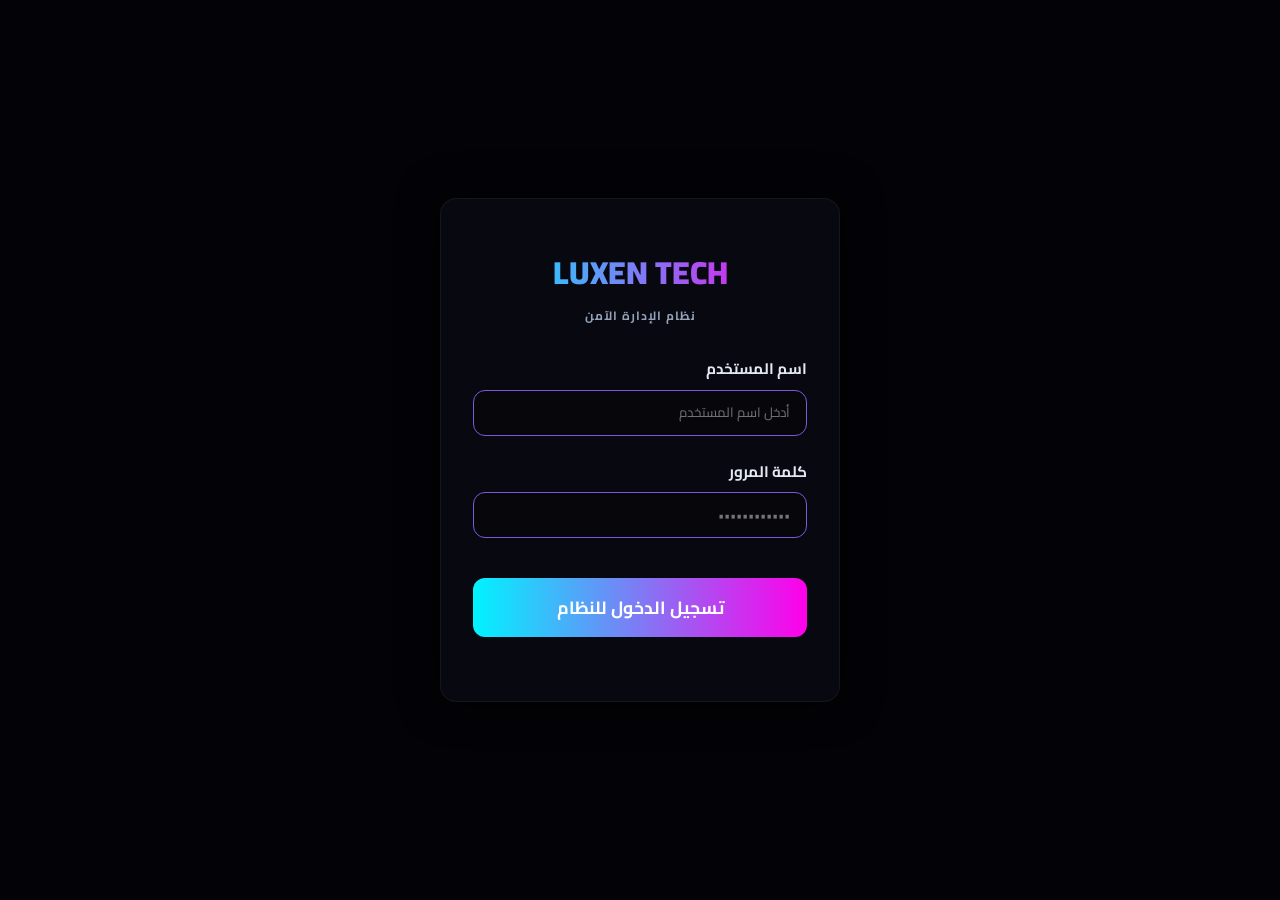
<file: dashboard.html>
﻿<!DOCTYPE html>
<html lang="ar" dir="rtl" class="dark">
<head>
    <meta charset="UTF-8">
    <meta name="viewport" content="width=device-width, initial-scale=1.0">
    <title>إدارة النظام | LUXEN TECH</title>
    <link rel="preconnect" href="https://fonts.googleapis.com">
    <link rel="preconnect" href="https://fonts.gstatic.com" crossorigin>
    <link href="https://fonts.googleapis.com/css2?family=Cairo:wght@400;500;600;700;800;900&display=swap" rel="stylesheet">
    <link rel="stylesheet" href="style.css"> 
    <link rel="stylesheet" href="dashboard.css"> 
</head>
<body class="dashboard-body">

    <!-- شاشة تسجيل الدخول -->
    <div id="fullScreenLogin" class="login-overlay">
        <div class="login-box">
            <div class="logo-section">
                <h1 class="logo-text" style="font-size: 2rem; background: linear-gradient(to right, #00f3ff, #ff00ea); -webkit-background-clip: text; -webkit-text-fill-color: transparent; font-weight: 900; margin-bottom: 0.5rem;">LUXEN TECH</h1>
                <p class="admin-panel-text" style="margin-bottom: 2rem;">نظام الإدارة الآمن</p>
            </div>
            <form id="mainLoginForm">
                <div class="login-input-group">
                    <label>اسم المستخدم</label>
                    <div class="admin-input-wrapper custom-password-input">
                        <input type="text" id="mainUsername" required placeholder="أدخل اسم المستخدم" style="width: 100%; background: transparent; border: none; color: #fff; outline: none; font-family: inherit;">
                    </div>
                </div>
                <div class="login-input-group">
                    <label>كلمة المرور</label>
                    <div class="admin-input-wrapper custom-password-input">
                        <input type="password" id="mainPassword" required placeholder="••••••••••••" style="width: 100%; background: transparent; border: none; color: #fff; outline: none; font-family: inherit;">
                    </div>
                </div>
                <button type="submit" class="login-btn">تسجيل الدخول للنظام</button>
                <p id="mainLoginError" class="error-msg" style="color: #f87171; margin-top: 1rem;"></p>
            </form>
        </div>
    </div>
    
    <canvas id="premiumUniverseCanvas"></canvas>

    <!-- نافذة قفل الصفحة -->
    <div id="pageLockModal" class="custom-modal-overlay" style="display: none;">
        <div class="custom-modal-box">
            <div class="modal-header">
                <h3 class="modal-title" style="color: #ef4444; text-shadow: 0 0 10px rgba(239, 68, 68, 0.3);">إعدادات حماية الصفحة</h3>
            </div>
            <div class="modal-body">
                <p style="color: #94a3b8; font-size: 0.9rem;">يمكنك تعيين كلمة مرور لهذه الصفحة لمنع الوصول إليها إلا بكلمة المرور. للإلغاء، اترك الحقل فارغاً واضغط حفظ.</p>
                <div class="modal-input-group">
                    <label>كلمة مرور الصفحة <span id="currentLockStatus" style="font-size: 0.8rem; color: #10b981;">(غير محمية حالياً)</span></label>
                    <div class="modal-input-wrapper">
                        <input type="text" id="pagePasswordInput" placeholder="أدخل كلمة المرور أو اتركها فارغة للإلغاء...">
                    </div>
                </div>
            </div>
            <div class="modal-footer">
                <button class="btn-submit" style="color: #ef4444; border-color: #ef4444; background: rgba(239, 68, 68, 0.1);" onclick="savePageLock()">حفظ الإعدادات</button>
                <button class="btn-cancel" onclick="closeModal('pageLockModal')">إلغاء</button>
            </div>
        </div>
    </div>

    <!-- نافذة إدارة اشتراكات المستخدمين -->
    <div id="userSubscriptionModal" class="custom-modal-overlay" style="display: none;">
        <div class="custom-modal-box" style="max-width: 650px;">
            <div class="modal-header">
                <h3 class="modal-title" style="color: #00f3ff; text-shadow: 0 0 10px rgba(0, 243, 255, 0.3);">إدارة اشتراك المستخدم</h3>
            </div>
            <div class="modal-body">
                <p id="subModalUserName" style="color: #cbd5e1; font-weight: 700; margin-bottom: 0.5rem; background: rgba(255,255,255,0.05); padding: 0.8rem; border-radius: 8px; border: 1px solid rgba(255,255,255,0.1);"></p>
                
                <div style="display: grid; grid-template-columns: 1fr 1fr; gap: 1rem;">
                    <div class="modal-input-group">
                        <label>اختيار الباقة <span class="required-asterisk">*</span></label>
                        <div class="modal-input-wrapper">
                            <select id="userSubPlanSelect" onchange="handleSubPlanChange()" style="background: transparent; color: #fff; border: none; outline: none; width: 100%;">
                                <option value="" style="color: #000;">بدون باقة (حساب مجاني)</option>
                                <option value="Basic Plan" style="color: #000;">Basic Plan</option>
                                <option value="Standard Plan" style="color: #000;">Standard Plan</option>
                                <option value="Pro Plan" style="color: #000;">Pro Plan</option>
                                <option value="Go Plan" style="color: #000;">Go Plan</option>
                                <option value="Enterprise Plan" style="color: #000;">Enterprise Plan (حسب الطلب)</option>
                            </select>
                        </div>
                    </div>
                    <div class="modal-input-group">
                        <label>تاريخ انتهاء الصلاحية <span class="required-asterisk">*</span></label>
                        <div class="modal-input-wrapper">
                            <input type="date" id="userSubExpiryInput">
                        </div>
                    </div>
                </div>
                
                <div class="glowing-divider" style="margin: 1.5rem 0;"></div>

                <div class="modal-input-group">
                    <label>إضافة مميزات مخصصة للمستخدم</label>
                    <p style="font-size: 0.8rem; color: #94a3b8; margin-bottom: 0.8rem;">اكتب الميزة واضغط إضافة لتفعيلها في حساب هذا المستخدم فقط.</p>
                    <div style="display: flex; gap: 0.5rem; margin-bottom: 1rem;">
                        <div class="modal-input-wrapper" style="flex: 1;">
                            <input type="text" id="customFeatureInput" placeholder="اكتب الميزة هنا... (مثال: إنشاء 50 صورة يومياً)">
                        </div>
                        <button type="button" class="btn-submit" style="color: #00f3ff; border-color: #00f3ff; background: rgba(0, 243, 255, 0.1); padding: 0 1.5rem; flex: none; width: auto;" onclick="addCustomFeature()">إضافة ميزة</button>
                    </div>
                    
                    <div class="permissions-grid" id="userSubFeaturesGrid" style="grid-template-columns: 1fr; max-height: 150px; overflow-y: auto;">
                        <!-- Custom Features will be appended here -->
                    </div>
                </div>
            </div>
            <div class="modal-footer">
                <button class="btn-submit" style="color: #00f3ff; border-color: #00f3ff; background: rgba(0, 243, 255, 0.1);" onclick="saveUserSubscription()">حفظ اشتراك المستخدم</button>
                <button class="btn-cancel" onclick="closeModal('userSubscriptionModal')">إلغاء</button>
            </div>
        </div>
    </div>

    <!-- نافذة إضافة سؤال شائع -->
    <div id="addFaqModal" class="custom-modal-overlay" style="display: none;">
        <div class="custom-modal-box">
            <div class="modal-header"><h3 class="modal-title">معلومات السؤال</h3></div>
            <div class="modal-body">
                <div class="modal-input-group">
                    <label>السؤال <span class="required-asterisk">*</span></label>
                    <div class="modal-input-wrapper"><input type="text" id="faqQuestionInput" maxlength="500" placeholder="اكتب السؤال هنا..."></div>
                </div>
                <div class="modal-input-group">
                    <label>الإجابة <span class="required-asterisk">*</span></label>
                    <div class="modal-input-wrapper"><textarea id="faqAnswerInput" maxlength="2000" placeholder="اكتب الإجابة هنا..."></textarea></div>
                </div>
            </div>
            <div class="modal-footer">
                <button class="btn-submit" onclick="submitFaq()">
                    <svg xmlns="http://www.w3.org/2000/svg" width="16" height="16" viewBox="0 0 24 24" fill="none" stroke="currentColor" stroke-width="2" stroke-linecap="round" stroke-linejoin="round"><line x1="12" y1="5" x2="12" y2="19"/><line x1="5" y1="12" x2="19" y2="12"/></svg>
                    حفظ السؤال
                </button>
                <button class="btn-cancel" onclick="closeModal('addFaqModal')">إلغاء</button>
            </div>
        </div>
    </div>

    <!-- نافذة إضافة شريك -->
    <div id="addPartnerModal" class="custom-modal-overlay" style="display: none;">
        <div class="custom-modal-box">
            <div class="modal-header"><h3 class="modal-title" id="partnerModalTitle" style="color: #a855f7; text-shadow: 0 0 10px rgba(168, 85, 247, 0.3);">إضافة شريك جديد</h3></div>
            <div class="modal-body">
                <div class="modal-input-group">
                    <label>اسم الشريك أو المنظمة <span class="required-asterisk">*</span></label>
                    <div class="modal-input-wrapper"><input type="text" id="partnerNameInput" placeholder="أدخل اسم الشريك..."></div>
                </div>
                <div class="modal-input-group">
                    <label>نوع الشريك / التصنيف <span class="required-asterisk">*</span></label>
                    <div class="modal-input-wrapper">
                        <select id="partnerTypeInput" style="background: transparent; color: #fff; border: none; outline: none; width: 100%;">
                            <option value="community" style="color: #000;">مجتمع طلابي</option>
                            <option value="initiative" style="color: #000;">مبادرة</option>
                            <option value="competition" style="color: #000;">مسابقة</option>
                            <option value="event" style="color: #000;">نادي علمي / فعالية</option>
                        </select>
                    </div>
                </div>
                <div class="modal-input-group">
                    <label>رابط لوجو الشريك (صورة) <span class="required-asterisk">*</span></label>
                    <div class="modal-input-wrapper"><input type="url" id="partnerLogoInput" placeholder="https://example.com/logo.png" dir="ltr" style="text-align: left;"></div>
                </div>
            </div>
            <div class="modal-footer">
                <button class="btn-submit" style="color: #a855f7; border-color: #a855f7; background: rgba(168, 85, 247, 0.1);" onclick="submitPartner()">
                    <svg xmlns="http://www.w3.org/2000/svg" width="16" height="16" viewBox="0 0 24 24" fill="none" stroke="currentColor" stroke-width="2"><path d="M16 21v-2a4 4 0 0 0-4-4H5a4 4 0 0 0-4 4v2"/><circle cx="8.5" cy="7" r="4"/><line x1="20" y1="8" x2="20" y2="14"/><line x1="23" y1="11" x2="17" y2="11"/></svg>
                    <span id="submitPartnerBtnText">إضافة الشريك</span>
                </button>
                <button class="btn-cancel" onclick="closeModal('addPartnerModal')">إلغاء</button>
            </div>
        </div>
    </div>

    <!-- نافذة إضافة كوبون -->
    <div id="addPromoModal" class="custom-modal-overlay" style="display: none;">
        <div class="custom-modal-box">
            <div class="modal-header"><h3 class="modal-title" style="color: #10b981; text-shadow: 0 0 10px rgba(16, 185, 129, 0.3);">إنشاء كوبون خصم جديد</h3></div>
            <div class="modal-body">
                <div class="modal-input-group">
                    <label>كود الخصم (Promo Code) <span class="required-asterisk">*</span></label>
                    <div class="modal-input-wrapper"><input type="text" id="promoCodeInput" placeholder="مثال: LUXEN20" style="text-transform: uppercase;"></div>
                </div>
                <div style="display: grid; grid-template-columns: 1fr 1fr; gap: 1rem;">
                    <div class="modal-input-group">
                        <label>نوع الخصم <span class="required-asterisk">*</span></label>
                        <div class="modal-input-wrapper">
                            <select id="promoTypeInput" style="background: transparent; color: #fff; border: none; outline: none; width: 100%;">
                                <option value="percentage" style="color: #000;">نسبة مئوية (%)</option>
                                <option value="fixed" style="color: #000;">مبلغ ثابت ($)</option>
                            </select>
                        </div>
                    </div>
                    <div class="modal-input-group">
                        <label>قيمة الخصم <span class="required-asterisk">*</span></label>
                        <div class="modal-input-wrapper"><input type="number" id="promoValueInput" placeholder="مثال: 20"></div>
                    </div>
                    <div class="modal-input-group">
                        <label>تاريخ الانتهاء <span class="required-asterisk">*</span></label>
                        <div class="modal-input-wrapper"><input type="date" id="promoExpiryInput"></div>
                    </div>
                    <div class="modal-input-group">
                        <label>الحد الأقصى للاستخدام <span class="required-asterisk">*</span></label>
                        <div class="modal-input-wrapper"><input type="number" id="promoLimitInput" placeholder="عدد المرات (مثال: 100)"></div>
                    </div>
                </div>
            </div>
            <div class="modal-footer">
                <button class="btn-submit" style="color: #10b981; border-color: #10b981; background: rgba(16, 185, 129, 0.1);" onclick="submitPromoCode()">
                    <svg xmlns="http://www.w3.org/2000/svg" width="16" height="16" viewBox="0 0 24 24" fill="none" stroke="currentColor" stroke-width="2"><path d="M20 12V8H6a2 2 0 0 1-2-2c0-1.1.9-2 2-2h12v4"/><path d="M4 6v12c0 1.1.9 2 2 2h14v-4"/><path d="M18 12a2 2 0 0 0-2 2c0 1.1.9 2 2 2h4v-4h-4z"/></svg>
                    إصدار الكوبون
                </button>
                <button class="btn-cancel" onclick="closeModal('addPromoModal')">إلغاء</button>
            </div>
        </div>
    </div>

    <!-- نافذة إضافة باقة عامة -->
    <div id="addPlanModal" class="custom-modal-overlay" style="display: none;">
        <div class="custom-modal-box">
            <div class="modal-header"><h3 class="modal-title" style="color: #38bdf8; text-shadow: 0 0 10px rgba(56, 189, 248, 0.3);" id="planModalTitle">إضافة باقة جديدة</h3></div>
            <div class="modal-body">
                <div class="modal-input-group">
                    <label>اسم الباقة <span class="required-asterisk">*</span></label>
                    <div class="modal-input-wrapper"><input type="text" id="planNameInput" placeholder="مثال: الباقة الذهبية"></div>
                </div>
                <div style="display: grid; grid-template-columns: 1fr 1fr; gap: 1rem;">
                    <div class="modal-input-group">
                        <label>السعر <span class="required-asterisk">*</span></label>
                        <div class="modal-input-wrapper"><input type="number" id="planPriceInput" placeholder="مثال: 50"></div>
                    </div>
                    <div class="modal-input-group">
                        <label>المدة <span class="required-asterisk">*</span></label>
                        <div class="modal-input-wrapper">
                            <select id="planDurationInput" style="background: transparent; color: #fff; border: none; outline: none; width: 100%;">
                                <option value="شهري" style="color: #000;">شهري</option>
                                <option value="سنوي" style="color: #000;">سنوي</option>
                                <option value="مدى الحياة" style="color: #000;">مدى الحياة</option>
                            </select>
                        </div>
                    </div>
                </div>
                <div class="modal-input-group">
                    <label>مميزات الباقة (كل ميزة في سطر جديد) <span class="required-asterisk">*</span></label>
                    <div class="modal-input-wrapper"><textarea id="planFeaturesInput" placeholder="ميزة 1&#10;ميزة 2&#10;ميزة 3"></textarea></div>
                </div>
            </div>
            <div class="modal-footer">
                <button class="btn-submit" style="color: #38bdf8; border-color: #38bdf8; background: rgba(56, 189, 248, 0.1);" onclick="submitPlan()" id="planSubmitBtn">حفظ الباقة</button>
                <button class="btn-cancel" onclick="closeModal('addPlanModal')">إلغاء</button>
            </div>
        </div>
    </div>

    <!-- نافذة إضافة مشرف (أدمن) -->
    <div id="addAdminModal" class="custom-modal-overlay" style="display: none;">
        <div class="custom-modal-box">
            <div class="modal-header"><h3 class="modal-title" style="color: #a855f7; text-shadow: 0 0 10px rgba(168, 85, 247, 0.3);" id="adminModalTitle">إنشاء حساب مشرف جديد</h3></div>
            <div class="modal-body">
                <div class="modal-input-group">
                    <label>اسم المستخدم (للدخول) <span class="required-asterisk">*</span></label>
                    <div class="modal-input-wrapper"><input type="text" id="adminUsernameInput" placeholder="مثال: mod_ahmed"></div>
                </div>
                <div class="modal-input-group">
                    <label>كلمة المرور <span class="required-asterisk">*</span></label>
                    <div class="modal-input-wrapper"><input type="text" id="adminPasswordInput" placeholder="كلمة المرور الخاصة بالمشرف"></div>
                </div>
                <div class="modal-input-group">
                    <label>تحديد الصلاحيات: <span class="required-asterisk">*</span></label>
                    <div class="permissions-grid">
                        <label><input type="checkbox" value="mainWorkspace" class="admin-perm-cb"> جميع المستخدمين</label>
                        <label><input type="checkbox" value="faqWorkspace" class="admin-perm-cb"> الأسئلة الشائعة</label>
                        <label><input type="checkbox" value="collabWorkspace" class="admin-perm-cb"> طلبات التعاون</label>
                        <label><input type="checkbox" value="partnersWorkspace" class="admin-perm-cb"> الشركاء والمتعاونين</label>
                        <label><input type="checkbox" value="videoWorkspace" class="admin-perm-cb"> الفيديو التعريفي</label>
                        <label><input type="checkbox" value="pricingWorkspace" class="admin-perm-cb"> الأسعار والكوبونات</label>
                        <label><input type="checkbox" value="notificationsWorkspace" class="admin-perm-cb"> الإشعارات</label>
                        <label><input type="checkbox" value="eventsWorkspace" class="admin-perm-cb"> الايفينتات</label>
                        <label><input type="checkbox" value="permissionsWorkspace" class="admin-perm-cb"> الصلاحيات</label>
                        <label><input type="checkbox" value="settingsWorkspace" class="admin-perm-cb"> إعدادات النظام</label>
                        <label><input type="checkbox" value="fullControlWorkspace" class="admin-perm-cb"> التحكم الكامل</label>
                        <label><input type="checkbox" value="devicesWorkspace" class="admin-perm-cb"> الأجهزة المتصلة</label>
                        <label><input type="checkbox" value="notesWorkspace" class="admin-perm-cb"> الملاحظات</label>
                        <label><input type="checkbox" value="backupWorkspace" class="admin-perm-cb"> النسخ الاحتياطي</label>
                        <label><input type="checkbox" value="countriesWorkspace" class="admin-perm-cb"> مستخدمين الدول</label>
                    </div>
                </div>
            </div>
            <div class="modal-footer">
                <button class="btn-submit" style="color: #a855f7; border-color: #a855f7; background: rgba(168, 85, 247, 0.1);" onclick="submitAdmin()" id="adminSubmitBtn">إنشاء الحساب</button>
                <button class="btn-cancel" onclick="closeModal('addAdminModal')">إلغاء</button>
            </div>
        </div>
    </div>

    <!-- نافذة إضافة ملاحظة -->
    <div id="addNoteModal" class="custom-modal-overlay" style="display: none;">
        <div class="custom-modal-box">
            <div class="modal-header"><h3 class="modal-title" style="color: #facc15; text-shadow: 0 0 10px rgba(250, 204, 21, 0.3);" id="noteModalTitle">إضافة ملاحظة ذكية</h3></div>
            <div class="modal-body">
                <div class="modal-input-group">
                    <label>عنوان الملاحظة <span class="required-asterisk">*</span></label>
                    <div class="modal-input-wrapper"><input type="text" id="noteTitleInput" placeholder="اكتب العنوان هنا..."></div>
                </div>
                <div class="modal-input-group">
                    <label>مستوى الأهمية (اللون) <span class="required-asterisk">*</span></label>
                    <div class="modal-input-wrapper">
                        <select id="notePriorityInput" style="background: transparent; color: #fff; border: none; outline: none; width: 100%;">
                            <option value="medium" style="color: #000;">عادية (أصفر)</option>
                            <option value="high" style="color: #000;">هامة جداً (أحمر)</option>
                            <option value="low" style="color: #000;">منخفضة/منجزة (أخضر)</option>
                        </select>
                    </div>
                </div>
                <div class="modal-input-group">
                    <label>التفاصيل <span class="required-asterisk">*</span></label>
                    <div class="modal-input-wrapper"><textarea id="noteContentInput" placeholder="اكتب تفاصيل الملاحظة هنا..." style="min-height: 120px;"></textarea></div>
                </div>
            </div>
            <div class="modal-footer">
                <button class="btn-submit" style="color: #facc15; border-color: #facc15; background: rgba(250, 204, 21, 0.1);" onclick="submitNote()" id="noteSubmitBtn">حفظ الملاحظة</button>
                <button class="btn-cancel" onclick="closeModal('addNoteModal')">إلغاء</button>
            </div>
        </div>
    </div>

    <!-- القائمة الجانبية (SIDEBAR) -->
    <div class="dashboard-container">
        
        <aside class="dash-sidebar">
            <div class="sidebar-brand">
                <a href="index.html" class="logo"><span class="logo-text">LUXEN TECH</span></a>
                <span class="admin-panel-text" id="currentUserRoleText">ADMIN CONTROL PANEL</span>
            </div>

            <div class="glowing-divider sidebar-divider"></div>

            <div class="admin-auth-section">
                <label class="admin-auth-label">مفتاح المرور</label>
                <div class="admin-input-wrapper custom-password-input">
                    <span class="lock-icon"><svg xmlns="http://www.w3.org/2000/svg" width="18" height="18" viewBox="0 0 24 24" fill="none" stroke="currentColor" stroke-width="2"><rect x="3" y="11" width="18" height="11" rx="2" ry="2"/><path d="M7 11V7a5 5 0 0 1 10 0v4"/></svg></span>
                    <input type="password" class="admin-pass-input" placeholder="••••••••••••" id="adminPassword">
                    <button type="button" class="toggle-pass-btn" onclick="togglePassword()">
                        <svg id="eye-icon" xmlns="http://www.w3.org/2000/svg" width="18" height="18" viewBox="0 0 24 24" fill="none" stroke="currentColor" stroke-width="2"><path d="M17.94 17.94A10.07 10.07 0 0 1 12 20c-7 0-11-8-11-8a18.45 18.45 0 0 1 5.06-5.94M9.9 4.24A9.12 9.12 0 0 1 12 4c7 0 11 8 11 8a18.5 18.5 0 0 1-2.16 3.19m-6.72-1.07a3 3 0 1 1-4.24-4.24"/><line x1="1" y1="1" x2="23" y2="23"/></svg>
                    </button>
                </div>
            </div>

            <div class="sidebar-menu" id="sidebarMenuContainer" style="display: none;">
                <button class="sidebar-action-btn menu-btn active" data-target="mainWorkspace">
                    <svg xmlns="http://www.w3.org/2000/svg" width="16" height="16" viewBox="0 0 24 24" fill="none" stroke="currentColor" stroke-width="2"><path d="M17 21v-2a4 4 0 0 0-4-4H5a4 4 0 0 0-4 4v2"/><circle cx="9" cy="7" r="4"/><path d="M23 21v-2a4 4 0 0 0-3-3.87"/><path d="M16 3.13a4 4 0 0 1 0 7.75"/></svg> <span>جميع المستخدمين</span>
                </button> <div class="menu-item-glow-line" data-linked="mainWorkspace"></div>

                <button class="sidebar-action-btn menu-btn countries-btn" data-target="countriesWorkspace">
                    <svg xmlns="http://www.w3.org/2000/svg" width="16" height="16" viewBox="0 0 24 24" fill="none" stroke="currentColor" stroke-width="2"><circle cx="12" cy="12" r="10"/><line x1="2" y1="12" x2="22" y2="12"/><path d="M12 2a15.3 15.3 0 0 1 4 10 15.3 15.3 0 0 1-4 10 15.3 15.3 0 0 1-4-10 15.3 15.3 0 0 1 4-10z"/></svg> <span>مستخدمين الدول</span>
                </button> <div class="menu-item-glow-line" data-linked="countriesWorkspace"></div>

                <button class="sidebar-action-btn menu-btn" data-target="faqWorkspace">
                    <svg xmlns="http://www.w3.org/2000/svg" width="16" height="16" viewBox="0 0 24 24" fill="none" stroke="currentColor" stroke-width="2"><circle cx="12" cy="12" r="10"/><path d="M9.09 9a3 3 0 0 1 5.83 1c0 2-3 3-3 3"/><line x1="12" y1="17" x2="12.01" y2="17"/></svg> <span>الأسئلة الشائعة</span>
                </button> <div class="menu-item-glow-line" data-linked="faqWorkspace"></div>

                <button class="sidebar-action-btn menu-btn" data-target="collabWorkspace">
                    <svg xmlns="http://www.w3.org/2000/svg" width="16" height="16" viewBox="0 0 24 24" fill="none" stroke="currentColor" stroke-width="2"><rect x="2" y="7" width="20" height="14" rx="2" ry="2"/><path d="M16 21V5a2 2 0 0 0-2-2h-4a2 2 0 0 0-2 2v16"/></svg> <span>طلبات التعاونات</span>
                </button> <div class="menu-item-glow-line" data-linked="collabWorkspace"></div>

                <button class="sidebar-action-btn menu-btn" data-target="partnersWorkspace">
                    <svg xmlns="http://www.w3.org/2000/svg" width="16" height="16" viewBox="0 0 24 24" fill="none" stroke="currentColor" stroke-width="2"><path d="M17 21v-2a4 4 0 0 0-4-4H5a4 4 0 0 0-4 4v2"/><circle cx="9" cy="7" r="4"/><path d="M23 21v-2a4 4 0 0 0-3-3.87"/><path d="M16 3.13a4 4 0 0 1 0 7.75"/></svg> <span>الشركاء وبطاقات النجاح</span>
                </button> <div class="menu-item-glow-line" data-linked="partnersWorkspace"></div>

                <button class="sidebar-action-btn menu-btn notifications-btn" data-target="notificationsWorkspace">
                    <svg xmlns="http://www.w3.org/2000/svg" width="16" height="16" viewBox="0 0 24 24" fill="none" stroke="currentColor" stroke-width="2"><path d="M18 8A6 6 0 0 0 6 8c0 7-3 9-3 9h18s-3-2-3-9"></path><path d="M13.73 21a2 2 0 0 1-3.46 0"></path></svg> <span>الإشعارات</span>
                </button> <div class="menu-item-glow-line" data-linked="notificationsWorkspace"></div>

                <button class="sidebar-action-btn menu-btn events-btn" data-target="eventsWorkspace">
                    <svg xmlns="http://www.w3.org/2000/svg" width="16" height="16" viewBox="0 0 24 24" fill="none" stroke="currentColor" stroke-width="2"><rect x="3" y="4" width="18" height="18" rx="2" ry="2"></rect><line x1="16" y1="2" x2="16" y2="6"></line><line x1="8" y1="2" x2="8" y2="6"></line><line x1="3" y1="10" x2="21" y2="10"></line></svg> <span>الايفينتات</span>
                </button> <div class="menu-item-glow-line" data-linked="eventsWorkspace"></div>

                <button class="sidebar-action-btn menu-btn permissions-btn" data-target="permissionsWorkspace">
                    <svg xmlns="http://www.w3.org/2000/svg" width="16" height="16" viewBox="0 0 24 24" fill="none" stroke="currentColor" stroke-width="2"><path d="M12 22s8-4 8-10V5l-8-3-8 3v7c0 6 8 10 8 10z"></path><path d="M8 11h8"></path><path d="M8 15h6"></path></svg> <span>إدارة المشرفين</span>
                </button> <div class="menu-item-glow-line" data-linked="permissionsWorkspace"></div>
                
                <button class="sidebar-action-btn menu-btn video-btn" data-target="videoWorkspace">
                    <svg xmlns="http://www.w3.org/2000/svg" width="16" height="16" viewBox="0 0 24 24" fill="none" stroke="currentColor" stroke-width="2"><polygon points="23 7 16 12 23 17 23 7"></polygon><rect x="1" y="5" width="15" height="14" rx="2" ry="2"></rect></svg> <span>الفيديو التعريفي</span>
                </button> <div class="menu-item-glow-line" data-linked="videoWorkspace"></div>

                <button class="sidebar-action-btn menu-btn pricing-btn" data-target="pricingWorkspace">
                    <svg xmlns="http://www.w3.org/2000/svg" width="16" height="16" viewBox="0 0 24 24" fill="none" stroke="currentColor" stroke-width="2"><line x1="12" y1="1" x2="12" y2="23"></line><path d="M17 5H9.5a3.5 3.5 0 0 0 0 7h5a3.5 3.5 0 0 1 0 7H6"></path></svg> <span>الأسعار والكوبونات</span>
                </button> <div class="menu-item-glow-line" data-linked="pricingWorkspace"></div>

                <button class="sidebar-action-btn menu-btn backup-btn-nav" data-target="backupWorkspace">
                    <svg xmlns="http://www.w3.org/2000/svg" width="16" height="16" viewBox="0 0 24 24" fill="none" stroke="currentColor" stroke-width="2"><path d="M21 15v4a2 2 0 0 1-2 2H5a2 2 0 0 1-2-2v-4"/><polyline points="17 8 12 3 7 8"/><line x1="12" y1="3" x2="12" y2="15"/></svg> <span>النسخ الاحتياطي</span>
                </button> <div class="menu-item-glow-line" data-linked="backupWorkspace"></div>

                <button class="sidebar-action-btn menu-btn settings-btn" data-target="settingsWorkspace">
                    <svg xmlns="http://www.w3.org/2000/svg" width="16" height="16" viewBox="0 0 24 24" fill="none" stroke="currentColor" stroke-width="2"><circle cx="12" cy="12" r="3"/><path d="M19.4 15a1.65 1.65 0 0 0 .33 1.82l.06.06a2 2 0 1 1-2.83 2.83l-.06-.06a1.65 1.65 0 0 0-1.82-.33 1.65 1.65 0 0 0-1 1.51V21a2 2 0 0 1-4 0v-.09A1.65 1.65 0 0 0 9 19.4a1.65 1.65 0 0 0-1.82.33l-.06.06a2 2 0 1 1-2.83 2.83l.06.06a1.65 1.65 0 0 0 .33-1.82 1.65 1.65 0 0 0-1.51-1H3a2 2 0 0 1 0-4h.09A1.65 1.65 0 0 0 4.6 9a1.65 1.65 0 0 0-.33-1.82l-.06-.06a2 2 0 1 1 2.83-2.83l.06.06a1.65 1.65 0 0 0 1.82.33H9a1.65 1.65 0 0 0 1-1.51V3a2 2 0 0 1 4 0v.09a1.65 1.65 0 0 0 1 1.51 1.65 1.65 0 0 0 1.82-.33l.06-.06a2 2 0 1 1 2.83 2.83l-.06.06a1.65 1.65 0 0 0-.33 1.82V9a1.65 1.65 0 0 0 1.51 1H21a2 2 0 0 1 0 4h-.09a1.65 1.65 0 0 0-1.51 1z"/></svg> <span>إعدادات النظام</span>
                </button> <div class="menu-item-glow-line" data-linked="settingsWorkspace"></div>
                
                <button class="sidebar-action-btn menu-btn devices-btn" data-target="devicesWorkspace">
                    <svg xmlns="http://www.w3.org/2000/svg" width="16" height="16" viewBox="0 0 24 24" fill="none" stroke="currentColor" stroke-width="2"><rect x="2" y="3" width="20" height="14" rx="2" ry="2"></rect><line x1="8" y1="21" x2="16" y2="21"></line><line x1="12" y1="17" x2="12" y2="21"></line></svg> <span>الأجهزة المتصلة</span>
                </button> <div class="menu-item-glow-line" data-linked="devicesWorkspace"></div>

                <button class="sidebar-action-btn menu-btn notes-btn" data-target="notesWorkspace">
                    <svg xmlns="http://www.w3.org/2000/svg" width="16" height="16" viewBox="0 0 24 24" fill="none" stroke="currentColor" stroke-width="2"><path d="M14 2H6a2 2 0 0 0-2 2v16a2 2 0 0 0 2 2h12a2 2 0 0 0 2-2V8z"></path><polyline points="14 2 14 8 20 8"></polyline><line x1="16" y1="13" x2="8" y2="13"></line><line x1="16" y1="17" x2="8" y2="17"></line><polyline points="10 9 9 9 8 9"></polyline></svg> <span>ملاحظاتي</span>
                </button> <div class="menu-item-glow-line" data-linked="notesWorkspace"></div>

                <button class="sidebar-action-btn menu-btn full-control-btn" data-target="fullControlWorkspace">
                    <svg xmlns="http://www.w3.org/2000/svg" width="16" height="16" viewBox="0 0 24 24" fill="none" stroke="currentColor" stroke-width="2"><path d="M12 22s8-4 8-10V5l-8-3-8 3v7c0 6 8 10 8 10z"></path></svg> <span>التحكم الكامل</span>
                </button>
            </div>

            <div class="sidebar-bottom">
                <button class="sidebar-action-btn theme-btn" id="themeToggleBtn" title="تبديل المظهر">
                    <svg id="theme-icon" xmlns="http://www.w3.org/2000/svg" width="16" height="16" viewBox="0 0 24 24" fill="none" stroke="currentColor" stroke-width="2"><path d="M21 12.79A9 9 0 1 1 11.21 3 7 7 0 0 0 21 12.79z"/></svg> <span id="theme-text">الوضع الفاتح</span>
                </button>
                <button class="sidebar-action-btn logout-btn" onclick="adminLogout()">
                    <svg xmlns="http://www.w3.org/2000/svg" width="16" height="16" viewBox="0 0 24 24" fill="none" stroke="currentColor" stroke-width="2"><path d="M9 21H5a2 2 0 0 1-2-2V5a2 2 0 0 1 2-2h4"/><polyline points="16 17 21 12 16 7"/><line x1="21" y1="12" x2="9" y2="12"/></svg> <span>تسجيل الخروج</span>
                </button>
            </div>
        </aside>

        <main class="dash-main-content" id="mainContentArea" style="opacity: 0; pointer-events: none; transition: opacity 0.5s ease;">
            
            <header class="page-header">
                <div class="header-title-group">
                    <h1 id="pageMainTitle">جميع المستخدمين</h1>
                    <p id="pageMainDesc">قائمة المستخدمين المسجلين في النظام وإدارة الصلاحيات</p>
                </div>
                <div class="header-actions">
                    <button id="lockSettingsBtn" class="page-lock-settings-btn" onclick="openLockModal()">
                        <svg xmlns="http://www.w3.org/2000/svg" width="16" height="16" viewBox="0 0 24 24" fill="none" stroke="currentColor" stroke-width="2"><rect x="3" y="11" width="18" height="11" rx="2" ry="2"/><path d="M7 11V7a5 5 0 0 1 10 0v4"/></svg>
                        <span id="lockSettingsBtnText">حماية الصفحة</span>
                    </button>
                    <span class="status-badge connected">متصل بنجاح</span>
                </div>
            </header>

            <div class="glowing-divider main-header-divider"></div>

            <!-- مساحة قفل الصفحة -->
            <div id="pageUnlockWorkspace" class="dash-workspace" style="display: none; align-items: center; justify-content: center; flex-direction: column;">
                <div class="page-password-overlay">
                    <div class="page-lock-icon">
                        <svg xmlns="http://www.w3.org/2000/svg" width="24" height="24" viewBox="0 0 24 24" fill="none" stroke="currentColor" stroke-width="2"><rect x="3" y="11" width="18" height="11" rx="2" ry="2"/><path d="M7 11V7a5 5 0 0 1 10 0v4"/></svg>
                    </div>
                    <h3 style="color: #fff; font-size: 1.5rem; margin-bottom: 0.5rem;">الصفحة محمية بكلمة مرور</h3>
                    <p style="color: #94a3b8; margin-bottom: 2rem;">يرجى إدخال كلمة المرور المخصصة لهذه الصفحة للوصول إلى محتواها.</p>
                    <form id="pageUnlockForm" class="page-unlock-form" onsubmit="submitUnlockPage(event)">
                        <div class="admin-input-wrapper custom-password-input" style="width: 100%;">
                            <input type="password" id="unlockPageInput" required placeholder="••••••••" style="width: 100%; background: transparent; border: none; color: #fff; outline: none; font-family: inherit; text-align: center; font-size: 1.2rem; letter-spacing: 3px;">
                        </div>
                        <button type="submit" class="btn-submit" style="width: 100%; justify-content: center; padding: 0.8rem; margin-top: 1rem;">فتح الصفحة</button>
                        <p id="unlockPageError" style="color: #ef4444; margin-top: 0.5rem; display: none;"></p>
                    </form>
                </div>
            </div>

            <!-- مساحة جميع المستخدمين الرئيسية -->
            <div class="dash-workspace" id="mainWorkspace" style="display: none;">
                <div class="cards-carousel-wrapper">
                    <button class="carousel-nav-btn right-btn" id="scrollRightBtn" title="السابق">
                        <svg xmlns="http://www.w3.org/2000/svg" width="20" height="20" viewBox="0 0 24 24" fill="none" stroke="currentColor" stroke-width="2"><polyline points="9 18 15 12 9 6"/></svg>
                    </button>

                    <div class="stats-cards-grid" id="cardsContainer">
                        <div class="stat-card total-users">
                            <div class="stat-card-icon" style="background: rgba(255, 0, 234, 0.1); color: #ff00ea; box-shadow: inset 0 0 10px rgba(255, 0, 234, 0.2);">
                                <svg xmlns="http://www.w3.org/2000/svg" width="24" height="24" viewBox="0 0 24 24" fill="none" stroke="currentColor" stroke-width="2"><path d="M17 21v-2a4 4 0 0 0-4-4H5a4 4 0 0 0-4 4v2"/><circle cx="9" cy="7" r="4"/><path d="M23 21v-2a4 4 0 0 0-3-3.87"/><path d="M16 3.13a4 4 0 0 1 0 7.75"/></svg>
                            </div>
                            <div class="stat-card-info">
                                <span class="stat-card-title">إجمالي المستخدمين</span>
                                <h2 class="stat-card-value">0</h2>
                                <span class="stat-card-trend">نشط في النظام</span>
                            </div>
                        </div>
                        <div class="stat-card active-users">
                            <div class="stat-card-icon" style="background: rgba(16, 185, 129, 0.1); color: #10b981; box-shadow: inset 0 0 10px rgba(16, 185, 129, 0.2);">
                                <svg xmlns="http://www.w3.org/2000/svg" width="24" height="24" viewBox="0 0 24 24" fill="none" stroke="currentColor" stroke-width="2"><polyline points="22 12 18 12 15 21 9 3 6 12 2 12"/></svg>
                            </div>
                            <div class="stat-card-info">
                                <span class="stat-card-title">المستخدمين النشطين</span>
                                <h2 class="stat-card-value">0</h2>
                                <span class="stat-card-trend">الحالة الاحترافية</span>
                            </div>
                        </div>
                        <div class="stat-card totally-inactive-users">
                            <div class="stat-card-icon" style="background: rgba(155, 114, 255, 0.1); color: #9b72ff; box-shadow: inset 0 0 10px rgba(155, 114, 255, 0.2);">
                                <svg xmlns="http://www.w3.org/2000/svg" width="24" height="24" viewBox="0 0 24 24" fill="none" stroke="currentColor" stroke-width="2"><circle cx="12" cy="12" r="10"/><polyline points="12 6 12 12 16 14"/></svg>
                            </div>
                            <div class="stat-card-info">
                                <span class="stat-card-title">غير نشط</span>
                                <h2 class="stat-card-value">0</h2>
                                <span class="stat-card-trend">بدون نشاط مؤخراً</span>
                            </div>
                        </div>
                        <div class="stat-card inactive-users">
                            <div class="stat-card-icon" style="background: rgba(245, 158, 11, 0.1); color: #f59e0b; box-shadow: inset 0 0 10px rgba(245, 158, 11, 0.2);">
                                <svg xmlns="http://www.w3.org/2000/svg" width="24" height="24" viewBox="0 0 24 24" fill="none" stroke="currentColor" stroke-width="2"><path d="M10.29 3.86L1.82 18a2 2 0 0 0 1.71 3h16.94a2 2 0 0 0 1.71-3L13.71 3.86a2 2 0 0 0-3.42 0z"/><line x1="12" y1="9" x2="12" y2="13"/><line x1="12" y1="17" x2="12.01" y2="17"/></svg>
                            </div>
                            <div class="stat-card-info">
                                <span class="stat-card-title">محظور / مقيد</span>
                                <h2 class="stat-card-value">0</h2>
                                <span class="stat-card-trend">تقييد الصلاحيات</span>
                            </div>
                        </div>
                        <div class="stat-card online-users">
                            <div class="stat-card-icon" style="background: rgba(0, 243, 255, 0.1); color: #00f3ff; box-shadow: inset 0 0 10px rgba(0, 243, 255, 0.2);">
                                <svg xmlns="http://www.w3.org/2000/svg" width="24" height="24" viewBox="0 0 24 24" fill="none" stroke="currentColor" stroke-width="2"><circle cx="12" cy="12" r="10"/><path d="M12 8v4l3 3"/></svg>
                            </div>
                            <div class="stat-card-info">
                                <span class="stat-card-title">أونلاين الآن</span>
                                <h2 class="stat-card-value">1</h2>
                                <span class="stat-card-trend">نشاط اللحظة</span>
                            </div>
                        </div>
                    </div>

                    <button class="carousel-nav-btn left-btn" id="scrollLeftBtn" title="التالي">
                        <svg xmlns="http://www.w3.org/2000/svg" width="20" height="20" viewBox="0 0 24 24" fill="none" stroke="currentColor" stroke-width="2"><polyline points="15 18 9 12 15 6"/></svg>
                    </button>
                </div>

                <div class="glowing-divider"></div>

                <div class="table-section-container">
                    <div class="table-header">
                        <div class="table-title"><h3>سجل المستخدمين</h3></div>
                        <div class="table-controls">
                            <div class="search-box-glass">
                                <svg xmlns="http://www.w3.org/2000/svg" width="18" height="18" viewBox="0 0 24 24" fill="none" stroke="currentColor" stroke-width="2"><circle cx="11" cy="11" r="8"/><path d="m21 21-4.35-4.35"/></svg>
                                <!-- تفعيل البحث بالاسم أو المعرف أو الإيميل -->
                                <input type="text" id="userSearchInput" onkeyup="filterUsers()" placeholder="ابحث بالاسم، الإيميل، أو كود المستخدم...">
                            </div>
                        </div>
                    </div>
                    <div class="table-responsive-wrapper">
                        <table class="users-table">
                            <thead>
                                <tr>
                                    <th>كود المستخدم</th>
                                    <th>المستخدم</th>
                                    <th>اسم المستخدم / الإيميل</th>
                                    <th>الاشتراك والصلاحية</th>
                                    <th>الحالة</th>
                                    <th>الإجراءات</th>
                                </tr>
                            </thead>
                            <tbody id="usersTableBody"></tbody>
                        </table>
                    </div>
                </div>
            </div>

            <!-- مساحة مستخدمين الدول -->
            <div class="dash-workspace" id="countriesWorkspace" style="display: none;">
                <div class="table-section-container" style="background: transparent; border: none; box-shadow: none; padding: 0;">
                    <div class="table-header">
                        <div class="table-title">
                            <h3 style="color: #00f3ff; text-shadow: 0 0 10px rgba(0, 243, 255, 0.3);">إحصائيات المستخدمين حسب الدولة</h3>
                        </div>
                    </div>
                    <div class="countries-grid" id="countriesGridContainer">
                        <!-- سيتم توليد البطاقات عبر الجافاسكريبت هنا -->
                    </div>
                </div>
            </div>

            <!-- مساحة الأسئلة الشائعة -->
            <div class="dash-workspace" id="faqWorkspace" style="display: none;">
                <div class="table-section-container" style="flex: 1;">
                    <div class="table-header">
                        <div class="table-title"><h3>الأسئلة الشائعة المسجلة</h3></div>
                        <div class="table-controls" style="display: flex; gap: 1rem; align-items: center; flex-wrap: wrap;">
                            <div style="display: flex; gap: 0.5rem;">
                                <button class="action-btn" style="color: #94a3b8; background: rgba(148, 163, 184, 0.1); border: 1px solid rgba(148, 163, 184, 0.2);" onclick="setGlobalFaqStatus('مخفي')">إخفاء الكل</button>
                                <button class="action-btn" style="color: #10b981; background: rgba(16, 185, 129, 0.1); border: 1px solid rgba(16, 185, 129, 0.2);" onclick="setGlobalFaqStatus('نشط')">إظهار الكل</button>
                                <button class="action-btn" style="color: #facc15; background: rgba(250, 204, 21, 0.1); border: 1px solid rgba(250, 204, 21, 0.2);" onclick="setGlobalFaqStatus('قريباً')">قريباً للكل</button>
                            </div>
                            <button class="add-new-btn" onclick="openModal('addFaqModal')">
                                <svg xmlns="http://www.w3.org/2000/svg" width="18" height="18" viewBox="0 0 24 24" fill="none" stroke="currentColor" stroke-width="2"><line x1="12" y1="5" x2="12" y2="19"/><line x1="5" y1="12" x2="19" y2="12"/></svg>
                                إضافة سؤال جديد
                            </button>
                        </div>
                    </div>
                    <div class="table-responsive-wrapper">
                        <table class="users-table">
                            <thead>
                                <tr>
                                    <th style="width: 40%">عنوان السؤال</th>
                                    <th>تاريخ الإضافة</th>
                                    <th>الحالة</th>
                                    <th>الإجراءات</th>
                                </tr>
                            </thead>
                            <tbody id="faqTableBody"></tbody>
                        </table>
                    </div>
                </div>
            </div>

            <!-- مساحة طلبات التعاون -->
            <div class="dash-workspace" id="collabWorkspace" style="display: none;">
                <div class="table-section-container">
                    <div class="table-header"><div class="table-title"><h3>طلبات التعاون</h3></div></div>
                    <div class="table-responsive-wrapper">
                        <table class="users-table">
                            <thead>
                                <tr>
                                    <th>الاسم</th>
                                    <th>المنظمة / المجتمع</th>
                                    <th>نوع التعاون</th>
                                    <th>تاريخ الطلب</th>
                                    <th>الإجراءات</th>
                                </tr>
                            </thead>
                            <tbody id="collabTableBody"></tbody>
                        </table>
                    </div>
                </div>
                <div class="table-section-container">
                    <div class="table-header"><div class="table-title"><h3>طلبات الاستشارات</h3></div></div>
                    <div class="table-responsive-wrapper">
                        <table class="users-table">
                            <thead>
                                <tr>
                                    <th>الاسم</th>
                                    <th>مجال الاستشارة</th>
                                    <th>الميزانية التقديرية</th>
                                    <th>تاريخ الطلب</th>
                                    <th>الإجراءات</th>
                                </tr>
                            </thead>
                            <tbody id="consultTableBody"></tbody>
                        </table>
                    </div>
                </div>
            </div>

            <!-- مساحة المتعاونين والشركاء المحدثة لتعمل بنظام الـ Cards Grid -->
            <div class="dash-workspace" id="partnersWorkspace" style="display: none;">
                <div class="table-section-container" style="background: transparent; border: none; box-shadow: none; padding: 0;">
                    <div class="table-header">
                        <div class="table-title">
                            <h3 style="color: #a855f7; text-shadow: 0 0 10px rgba(168, 85, 247, 0.3);">قائمة شركاء النجاح</h3>
                        </div>
                        <div class="table-controls">
                            <button class="add-new-btn" style="background: linear-gradient(to right, #a855f7, #7e22ce);" onclick="openAddPartnerModal()">
                                <svg xmlns="http://www.w3.org/2000/svg" width="18" height="18" viewBox="0 0 24 24" fill="none" stroke="currentColor" stroke-width="2"><path d="M16 21v-2a4 4 0 0 0-4-4H5a4 4 0 0 0-4 4v2"/><circle cx="8.5" cy="7" r="4"/><line x1="20" y1="8" x2="20" y2="14"/><line x1="23" y1="11" x2="17" y2="11"/></svg>
                                إضافة شريك جديد
                            </button>
                        </div>
                    </div>
                    <!-- الشبكة الخاصة بكروت الشركاء -->
                    <div class="partners-admin-grid" id="partnersGridContainer" style="display: grid; grid-template-columns: repeat(auto-fill, minmax(260px, 1fr)); gap: 1.5rem; margin-top: 1rem;">
                        <!-- سيتم إضافة الشركاء هنا عن طريق الجافاسكريبت -->
                    </div>
                </div>
            </div>

            <!-- مساحات (الإشعارات والايفينتات) -->
            <div class="dash-workspace" id="notificationsWorkspace" style="display: none;">
                <div class="table-section-container" style="display: flex; align-items: center; justify-content: center; min-height: 60vh;">
                    <p style="color: #64748b; font-size: 1.3rem; font-weight: 600;">مساحة الإشعارات (مجهزة للبرمجة)</p>
                </div>
            </div>
            <div class="dash-workspace" id="eventsWorkspace" style="display: none;">
                <div class="table-section-container" style="display: flex; align-items: center; justify-content: center; min-height: 60vh;">
                    <p style="color: #64748b; font-size: 1.3rem; font-weight: 600;">مساحة الايفينتات (مجهزة للبرمجة)</p>
                </div>
            </div>

            <!-- مساحة الصلاحيات للمشرفين -->
            <div class="dash-workspace" id="permissionsWorkspace" style="display: none;">
                <div class="table-section-container" style="flex: 1;">
                    <div class="table-header">
                        <div class="table-title">
                            <h3 style="color: #a855f7; text-shadow: 0 0 10px rgba(168, 85, 247, 0.2);">إدارة حسابات المشرفين (الأدمنز) والصلاحيات</h3>
                        </div>
                        <div class="table-controls">
                            <button class="add-new-btn" style="background: linear-gradient(to right, #a855f7, #7e22ce);" onclick="openAddAdminModal()">إضافة مشرف جديد</button>
                        </div>
                    </div>
                    <p style="color: #94a3b8; font-size: 0.95rem; margin-bottom: 1.5rem;">يمكنك هنا إنشاء حسابات فرعية لمديري النظام، وإعطاء كل مشرف صلاحيات محددة فقط.</p>
                    <div class="table-responsive-wrapper">
                        <table class="users-table">
                            <thead>
                                <tr>
                                    <th>اسم المشرف (للدخول)</th>
                                    <th>كلمة المرور</th>
                                    <th>عدد الصلاحيات الممنوحة</th>
                                    <th>تاريخ الإضافة</th>
                                    <th>الإجراءات</th>
                                </tr>
                            </thead>
                            <tbody id="adminsTableBody"></tbody>
                        </table>
                    </div>
                </div>
            </div>

            <!-- مساحة الفيديو التعريفي -->
            <div class="dash-workspace" id="videoWorkspace" style="display: none;">
                <div class="table-section-container" style="display: flex; flex-direction: column; align-items: center; text-align: center; gap: 2rem;">
                    <div class="table-header" style="width: 100%; justify-content: center; margin-bottom: 0;">
                        <div class="table-title">
                            <h3 style="color: #ff00ea; text-shadow: 0 0 10px rgba(255, 0, 234, 0.2); font-size: 1.5rem;">إدارة الفيديو التعريفي للمنصة</h3>
                        </div>
                    </div>
                    <p style="color: #94a3b8; max-width: 600px; line-height: 1.6;">قم برفع الفيديو التعريفي الخاص بالمنصة ليعرض للمستخدمين في الواجهة الرئيسية للموقع.</p>

                    <input type="file" id="introVideoInput" accept="video/*" style="display: none;">
                    <button class="add-new-btn" onclick="document.getElementById('introVideoInput').click()" style="padding: 1rem 3rem; font-size: 1.1rem; border-radius: 12px; background: linear-gradient(to right, #7c58dc, #ff00ea);">
                        <svg xmlns="http://www.w3.org/2000/svg" width="22" height="22" viewBox="0 0 24 24" fill="none" stroke="currentColor" stroke-width="2" stroke-linecap="round" stroke-linejoin="round"><path d="M21 15v4a2 2 0 0 1-2 2H5a2 2 0 0 1-2-2v-4"></path><polyline points="17 8 12 3 7 8"></polyline><line x1="12" y1="3" x2="12" y2="15"></line></svg>
                        اختر وارفع فيديو المنصة
                    </button>

                    <div class="video-preview-box" style="width: 100%; max-width: 700px; min-height: 300px; display: flex; flex-direction: column; align-items: center; justify-content: center; background: rgba(0,0,0,0.3); padding: 1.5rem; margin-top: 1rem;">
                        <span id="noVideoText" style="color: #64748b; font-size: 1.1rem; font-weight: 600;">لم يتم رفع فيديو حتى الآن</span>
                        <video id="videoPlayer" controls style="display: none; width: 100%; max-height: 450px; border-radius: 8px; box-shadow: 0 10px 30px rgba(0,0,0,0.5); background: #000;"></video>
                    </div>
                </div>
            </div>

            <!-- مساحة الباقات والكوبونات -->
            <div class="dash-workspace" id="pricingWorkspace" style="display: none;">
                <div class="table-section-container" style="flex: 1; margin-bottom: 2rem;">
                    <div class="table-header">
                        <div class="table-title">
                            <h3 style="color: #38bdf8; text-shadow: 0 0 10px rgba(56, 189, 248, 0.2);">إدارة باقات الاشتراكات العامة</h3>
                        </div>
                        <div class="table-controls">
                            <button class="add-new-btn" style="background: linear-gradient(to right, #38bdf8, #0ea5e9);" onclick="openAddPlanModal()">إضافة باقة جديدة</button>
                        </div>
                    </div>
                    <div class="table-responsive-wrapper">
                        <table class="users-table">
                            <thead>
                                <tr>
                                    <th>اسم الباقة</th>
                                    <th>السعر</th>
                                    <th>المدة</th>
                                    <th>المميزات</th>
                                    <th>الإجراءات</th>
                                </tr>
                            </thead>
                            <tbody id="plansTableBody"></tbody>
                        </table>
                    </div>
                </div>

                <div class="glowing-divider" style="margin-bottom: 2rem;"></div>

                <div class="table-section-container" style="flex: 1;">
                    <div class="table-header">
                        <div class="table-title">
                            <h3 style="color: #10b981; text-shadow: 0 0 10px rgba(16, 185, 129, 0.2);">إدارة كوبونات الخصم والعروض</h3>
                        </div>
                        <div class="table-controls">
                            <button class="add-new-btn" style="background: linear-gradient(to right, #10b981, #059669);" onclick="openModal('addPromoModal')">
                                <svg xmlns="http://www.w3.org/2000/svg" width="18" height="18" viewBox="0 0 24 24" fill="none" stroke="currentColor" stroke-width="2"><path d="M20.59 13.41l-7.17 7.17a2 2 0 0 1-2.83 0L2 12V2h10l8.59 8.59a2 2 0 0 1 0 2.82z"/><line x1="7" y1="7" x2="7.01" y2="7"/></svg>
                                إنشاء كوبون جديد
                            </button>
                        </div>
                    </div>
                    <div class="table-responsive-wrapper">
                        <table class="users-table">
                            <thead>
                                <tr>
                                    <th>كود الخصم</th>
                                    <th>القيمة والنوع</th>
                                    <th>الاستخدام (مُستخدم / متاح)</th>
                                    <th>تاريخ الانتهاء</th>
                                    <th>الحالة</th>
                                    <th>الإجراءات</th>
                                </tr>
                            </thead>
                            <tbody id="promoTableBody"></tbody>
                        </table>
                    </div>
                </div>
            </div>

            <!-- مساحة إعدادات النظام -->
            <div class="dash-workspace" id="settingsWorkspace" style="display: none;">
                <div class="table-section-container" style="width: 100%;">
                    <div class="table-header">
                        <div class="table-title"><h3 style="color: #00f3ff; text-shadow: 0 0 10px rgba(0, 243, 255, 0.2);">أولاً: إدارة الحسابات وكلمات المرور</h3></div>
                    </div>
                    <div style="display: grid; grid-template-columns: repeat(auto-fit, minmax(280px, 1fr)); gap: 1.5rem; margin-bottom: 2rem;">
                        <div class="modal-input-group">
                            <label>اسم المستخدم (المدير العام)</label>
                            <div class="modal-input-wrapper"><input type="text" id="settingExtUser" placeholder="اسم مستخدم الشاشة الخارجية..."></div>
                        </div>
                        <div class="modal-input-group">
                            <label>كلمة المرور (المدير العام)</label>
                            <div class="modal-input-wrapper"><input type="text" id="settingExtPass" placeholder="كلمة مرور الشاشة الخارجية..."></div>
                        </div>
                        <div class="modal-input-group">
                            <label>مفتاح المرور (الكود الداخلي الجانبي)</label>
                            <div class="modal-input-wrapper"><input type="text" id="settingIntPass" placeholder="الكود الذي يفتح القائمة المنسدلة..."></div>
                        </div>
                    </div>

                    <div class="table-header" style="margin-top: 1rem;">
                        <div class="table-title"><h3 style="color: #ff00ea; text-shadow: 0 0 10px rgba(255, 0, 234, 0.2);">ثانياً: خيارات المنصة والمظهر العامة</h3></div>
                    </div>
                    <div style="display: grid; grid-template-columns: repeat(auto-fit, minmax(280px, 1fr)); gap: 1.5rem; margin-bottom: 2rem;">
                        <div class="modal-input-group">
                            <label>اسم الشركة أو المنصة الرئيسي</label>
                            <div class="modal-input-wrapper"><input type="text" id="settingSiteName" placeholder="مثال: LUXEN TECH"></div>
                        </div>
                        <div class="modal-input-group">
                            <label>نص شارة الحالة (Status Badge)</label>
                            <div class="modal-input-wrapper"><input type="text" id="settingStatusText" placeholder="مثال: متصل بنجاح، صيانة..."></div>
                        </div>
                    </div>

                    <div style="display: flex; justify-content: flex-start; gap: 1rem; margin-top: 2rem;">
                        <button class="add-new-btn" onclick="saveSystemSettings()" style="padding: 0.8rem 2rem;">
                            <svg xmlns="http://www.w3.org/2000/svg" width="16" height="16" viewBox="0 0 24 24" fill="none" stroke="currentColor" stroke-width="2"><path d="M19 21H5a2 2 0 0 1-2-2V5a2 2 0 0 1 2-2h11l5 5v11a2 2 0 0 1-2 2z"/><polyline points="17 21 17 13 7 13 7 21"/><polyline points="7 3 7 8 15 8"/></svg>
                            حفظ كافة التغييرات الفورية
                        </button>
                    </div>
                </div>
            </div>

            <!-- مساحة التحكم الكامل وسجل النظام -->
            <div class="dash-workspace" id="fullControlWorkspace" style="display: none;">
                <div class="table-section-container" style="display: flex; flex-direction: column; align-items: center; justify-content: center; text-align: center; gap: 2rem; margin-bottom: 2rem;">
                    <div class="table-header" style="width: 100%; justify-content: center; margin-bottom: 0;">
                        <div class="table-title">
                            <h3 style="color: #f59e0b; text-shadow: 0 0 10px rgba(245, 158, 11, 0.3); font-size: 1.8rem; display: flex; align-items: center; gap: 0.5rem; justify-content: center;">
                                <svg xmlns="http://www.w3.org/2000/svg" width="32" height="32" viewBox="0 0 24 24" fill="none" stroke="currentColor" stroke-width="2"><path d="M12 22s8-4 8-10V5l-8-3-8 3v7c0 6 8 10 8 10z"></path></svg>
                                مركز التحكم الكامل
                            </h3>
                        </div>
                    </div>
                    <p style="color: #94a3b8; max-width: 600px; line-height: 1.6; font-size: 1.1rem;">هذه المساحة تتيح لك الوصول المباشر لجذور النظام والتحكم المطلق في المنصة.</p>
                    <button class="add-new-btn" style="padding: 1.5rem 4rem; font-size: 1.3rem; border-radius: 16px; background: linear-gradient(to right, #f59e0b, #ef4444); box-shadow: 0 10px 30px rgba(245, 158, 11, 0.4); margin-top: 2rem;">
                        <svg xmlns="http://www.w3.org/2000/svg" width="28" height="28" viewBox="0 0 24 24" fill="none" stroke="currentColor" stroke-width="2" stroke-linecap="round" stroke-linejoin="round" style="margin-left: 10px;"><path d="M18 13v6a2 2 0 0 1-2 2H5a2 2 0 0 1-2-2V8a2 2 0 0 1 2-2h6"></path><polyline points="15 3 21 3 21 9"></polyline><line x1="10" y1="14" x2="21" y2="3"></line></svg>
                        الدخول للمنصه والتحكم الكامله فيها
                    </button>
                </div>
                
                <div class="table-section-container" style="flex: 1;">
                    <div class="table-header">
                        <div class="table-title">
                            <h3 style="color: #f59e0b; text-shadow: 0 0 10px rgba(245, 158, 11, 0.2); display: flex; align-items: center; gap: 0.5rem;">
                                <svg xmlns="http://www.w3.org/2000/svg" width="24" height="24" viewBox="0 0 24 24" fill="none" stroke="currentColor" stroke-width="2"><path d="M12 22s8-4 8-10V5l-8-3-8 3v7c0 6 8 10 8 10z"></path></svg>
                                سجل نشاطات النظام (Audit Log)
                            </h3>
                        </div>
                        <div class="table-controls">
                            <button class="btn-cancel" onclick="clearAuditLogs()" style="color: #ef4444; border-color: rgba(239, 68, 68, 0.3);">مسح السجل بالكامل</button>
                        </div>
                    </div>
                    <div class="table-responsive-wrapper">
                        <table class="users-table">
                            <thead>
                                <tr>
                                    <th>وقت الحركة</th>
                                    <th>المسؤول (الأدمن)</th>
                                    <th>نوع الإجراء</th>
                                    <th>التفاصيل</th>
                                </tr>
                            </thead>
                            <tbody id="auditLogsTableBody"></tbody>
                        </table>
                    </div>
                </div>
            </div>

            <!-- مساحة الأجهزة المتصلة -->
            <div class="dash-workspace" id="devicesWorkspace" style="display: none;">
                <div class="table-section-container" style="flex: 1;">
                    <div class="table-header">
                        <div class="table-title">
                            <h3 style="color: #818cf8; text-shadow: 0 0 10px rgba(129, 140, 248, 0.3);">الأجهزة والمتصفحات النشطة</h3>
                            <p style="color: #94a3b8; font-size: 0.9rem; margin-top: 0.5rem;">الأجهزة التي تم فتح حساب الأدمن عليها حالياً.</p>
                        </div>
                        <div class="table-controls">
                            <button class="add-new-btn" style="background: linear-gradient(to right, #ef4444, #dc2626);" onclick="logoutAllDevices()">
                                <svg xmlns="http://www.w3.org/2000/svg" width="16" height="16" viewBox="0 0 24 24" fill="none" stroke="currentColor" stroke-width="2"><path d="M9 21H5a2 2 0 0 1-2-2V5a2 2 0 0 1 2-2h4"/><polyline points="16 17 21 12 16 7"/><line x1="21" y1="12" x2="9" y2="12"/></svg>
                                تسجيل الخروج من جميع الأجهزة
                            </button>
                        </div>
                    </div>
                    <div class="table-responsive-wrapper">
                        <table class="users-table">
                            <thead>
                                <tr>
                                    <th>الجهاز / المتصفح</th>
                                    <th>عنوان الـ IP</th>
                                    <th>آخر ظهور</th>
                                    <th>الحالة</th>
                                    <th>الإجراءات</th>
                                </tr>
                            </thead>
                            <tbody id="devicesTableBody"></tbody>
                        </table>
                    </div>
                </div>
            </div>

            <!-- مساحة ملاحظاتي -->
            <div class="dash-workspace" id="notesWorkspace" style="display: none;">
                <div class="table-section-container" style="background: transparent; border: none; box-shadow: none; padding: 0;">
                    <div class="table-header">
                        <div class="table-title">
                            <h3 style="color: #facc15; text-shadow: 0 0 10px rgba(250, 204, 21, 0.3);">ملاحظاتي وأفكاري (Sticky Notes)</h3>
                        </div>
                        <div class="table-controls">
                            <button class="add-new-btn" style="background: linear-gradient(to right, #facc15, #eab308); color: #000;" onclick="openAddNoteModal()">
                                <svg xmlns="http://www.w3.org/2000/svg" width="16" height="16" viewBox="0 0 24 24" fill="none" stroke="currentColor" stroke-width="2"><line x1="12" y1="5" x2="12" y2="19"/><line x1="5" y1="12" x2="19" y2="12"/></svg>
                                إضافة ملاحظة جديدة
                            </button>
                        </div>
                    </div>
                    <div class="notes-grid" id="notesGridContainer">
                        </div>
                </div>
            </div>

            <!-- مساحة النسخ الاحتياطي -->
            <div class="dash-workspace" id="backupWorkspace" style="display: none;">
                <div class="table-section-container" style="border: none; background: transparent; box-shadow: none; padding: 0;">
                    <div class="table-header">
                        <div class="table-title">
                            <h3 style="color: #10b981; text-shadow: 0 0 10px rgba(16, 185, 129, 0.3); font-size: 1.5rem;">النسخ الاحتياطي والأمان</h3>
                        </div>
                    </div>
                    <p style="color: #94a3b8; font-size: 1rem; margin-bottom: 2rem;">حافظ على أمان بيانات منصتك من الضياع عن طريق تحميل نسخة احتياطية دورية للاحتفاظ بها في مكان آمن.</p>

                    <div class="backup-cards-container">
                        <div class="backup-card">
                            <div class="backup-icon">
                                <svg xmlns="http://www.w3.org/2000/svg" viewBox="0 0 24 24" fill="none" stroke="currentColor" stroke-width="2"><path d="M21 15v4a2 2 0 0 1-2 2H5a2 2 0 0 1-2-2v-4"/><polyline points="17 8 12 3 7 8"/><line x1="12" y1="3" x2="12" y2="15"/></svg>
                            </div>
                            <h4 class="backup-title">تصدير قاعدة البيانات</h4>
                            <p class="backup-desc">قم بتحميل نسخة احتياطية كاملة بصيغة JSON تحتوي على جميع المستخدمين والبيانات الحالية.</p>
                            <button class="backup-btn" onclick="exportDatabase()">
                                تحميل النسخة الاحتياطية (Export)
                            </button>
                        </div>
                    </div>
                </div>
            </div>

        </main>
    </div>

    <script src="script.js" defer></script>
    <script src="dashboard.js" defer></script>

</body>
</html>
</file>
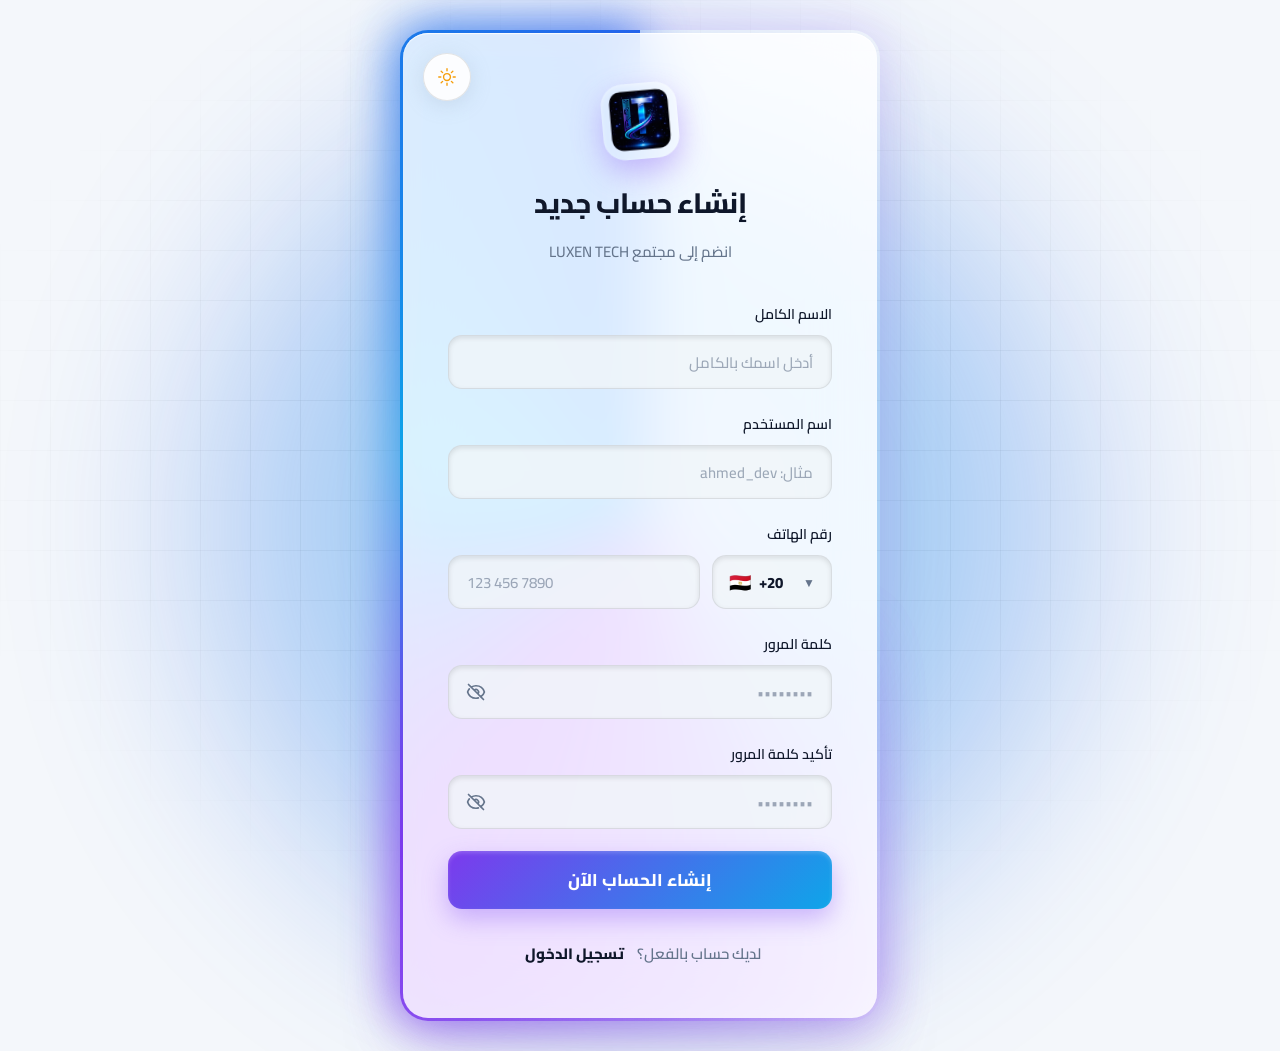
<file: login.html>
<!DOCTYPE html>
<html lang="ar" dir="rtl">
<head>
    <meta charset="UTF-8">
    <meta name="viewport" content="width=device-width, initial-scale=1.0, maximum-scale=1.0, user-scalable=no">
    <title>LUXEN TECH | تسجيل الدخول</title>

    <link rel="icon" href="assets/favicon.png" type="image/png">
    <link rel="preconnect" href="https://fonts.googleapis.com">
    <link rel="preconnect" href="https://fonts.gstatic.com" crossorigin>
    <link href="https://fonts.googleapis.com/css2?family=Cairo:wght@400;500;600;700;800&display=swap" rel="stylesheet">
    
    <link rel="stylesheet" href="login.css">
</head>
<body>

    <div class="mouse-glow" id="mouseGlow"></div>
    <div class="tech-grid"></div>
    <div class="card-aura"></div>

    <div class="container-wrapper">
        <div class="container">
            <button id="themeToggle" class="theme-toggle" aria-label="تبديل المظهر">
                <svg class="sun-icon" xmlns="http://www.w3.org/2000/svg" fill="none" viewBox="0 0 24 24" stroke-width="1.5" stroke="currentColor">
                    <path stroke-linecap="round" stroke-linejoin="round" d="M12 3v2.25m6.364.386l-1.591 1.591M21 12h-2.25m-.386 6.364l-1.591-1.591M12 18.75V21m-4.773-4.227l-1.591 1.591M5.25 12H3m4.227-4.773L5.636 5.636M15.75 12a3.75 3.75 0 11-7.5 0 3.75 3.75 0 017.5 0z" />
                </svg>
                <svg class="moon-icon" xmlns="http://www.w3.org/2000/svg" fill="none" viewBox="0 0 24 24" stroke-width="1.5" stroke="currentColor">
                    <path stroke-linecap="round" stroke-linejoin="round" d="M21.752 15.002A9.718 9.718 0 0118 15.75c-5.385 0-9.75-4.365-9.75-9.75 0-1.33.266-2.597.748-3.752A9.753 9.753 0 003 11.25C3 16.635 7.365 21 12.75 21a9.753 9.753 0 009.002-5.998z" />
                </svg>
            </button>

            <div class="logo">
                <div class="logo-icon">
                    <img src="assets/logo.png" alt="LUXEN TECH Logo" onerror="this.style.display='none'">
                </div>
                <h1 id="mainTitle">إنشاء حساب جديد</h1>
                <p class="subtitle" id="mainSubtitle">انضم إلى مجتمع LUXEN TECH</p>
            </div>
            
            <div id="message"></div>
            
            <div id="registerWrapper" class="form-wrapper active">
                <form id="registerForm">
                    <div class="form-group">
                        <label for="name">الاسم الكامل</label>
                        <input type="text" id="name" required placeholder="أدخل اسمك بالكامل" autocomplete="name">
                    </div>
                    
                    <div class="form-group">
                        <label for="username">اسم المستخدم</label>
                        <input type="text" id="username" required placeholder="مثال: ahmed_dev" pattern="[a-zA-Z0-9_]+" autocomplete="username">
                    </div>
                    
                    <div class="form-group">
                        <label for="phone">رقم الهاتف</label>
                        <div class="phone-input-container">
                            <div class="phone-number-input">
                                <input type="tel" id="phone" required placeholder="123 456 7890" autocomplete="tel-national">
                            </div>
                            <div class="country-selector" id="countrySelector">
                                <button type="button" class="country-selector-btn" id="countrySelectorBtn"></button>
                                <div class="country-dropdown">
                                    <div class="country-search">
                                        <input type="text" id="countrySearch" placeholder="ابحث عن الدولة...">
                                    </div>
                                    <div class="country-list" id="countryList"></div>
                                </div>
                            </div>
                        </div>
                    </div>
                    
                    <div class="form-group">
                        <label for="password">كلمة المرور</label>
                        <div class="password-wrapper">
                            <input type="password" id="password" required placeholder="••••••••" minlength="8" autocomplete="new-password">
                            <button type="button" class="toggle-password" onclick="togglePasswordVisibility('password', this)">
                                <svg class="eye-open" xmlns="http://www.w3.org/2000/svg" fill="none" viewBox="0 0 24 24" stroke-width="2" stroke="currentColor"><path stroke-linecap="round" stroke-linejoin="round" d="M15 12a3 3 0 11-6 0 3 3 0 016 0z" /><path stroke-linecap="round" stroke-linejoin="round" d="M2.458 12C3.732 7.943 7.523 5 12 5c4.478 0 8.268 2.943 9.542 7-1.274 4.057-5.064 7-9.542 7-4.477 0-8.268-2.943-9.542-7z" /></svg>
                                <svg class="eye-closed" xmlns="http://www.w3.org/2000/svg" fill="none" viewBox="0 0 24 24" stroke-width="2" stroke="currentColor"><path stroke-linecap="round" stroke-linejoin="round" d="M3.98 8.223A10.477 10.477 0 001.934 12C3.226 16.338 7.244 19.5 12 19.5c.993 0 1.953-.138 2.863-.395M6.228 6.228A10.45 10.45 0 0112 4.5c4.756 0 8.773 3.162 10.065 7.498a10.523 10.523 0 01-4.293 5.774M6.228 6.228L3 3m3.228 3.228l3.65 3.65m7.894 7.894L21 21m-3.228-3.228l-3.65-3.65m0 0a3 3 0 10-4.243-4.243m4.242 4.242L9.88 9.88" /></svg>
                            </button>
                        </div>
                    </div>

                    <div class="form-group">
                        <label for="confirm">تأكيد كلمة المرور</label>
                        <div class="password-wrapper">
                            <input type="password" id="confirm" required placeholder="••••••••" minlength="8" autocomplete="new-password">
                            <button type="button" class="toggle-password" onclick="togglePasswordVisibility('confirm', this)">
                                <svg class="eye-open" xmlns="http://www.w3.org/2000/svg" fill="none" viewBox="0 0 24 24" stroke-width="2" stroke="currentColor"><path stroke-linecap="round" stroke-linejoin="round" d="M15 12a3 3 0 11-6 0 3 3 0 016 0z" /><path stroke-linecap="round" stroke-linejoin="round" d="M2.458 12C3.732 7.943 7.523 5 12 5c4.478 0 8.268 2.943 9.542 7-1.274 4.057-5.064 7-9.542 7-4.477 0-8.268-2.943-9.542-7z" /></svg>
                                <svg class="eye-closed" xmlns="http://www.w3.org/2000/svg" fill="none" viewBox="0 0 24 24" stroke-width="2" stroke="currentColor"><path stroke-linecap="round" stroke-linejoin="round" d="M3.98 8.223A10.477 10.477 0 001.934 12C3.226 16.338 7.244 19.5 12 19.5c.993 0 1.953-.138 2.863-.395M6.228 6.228A10.45 10.45 0 0112 4.5c4.756 0 8.773 3.162 10.065 7.498a10.523 10.523 0 01-4.293 5.774M6.228 6.228L3 3m3.228 3.228l3.65 3.65m7.894 7.894L21 21m-3.228-3.228l-3.65-3.65m0 0a3 3 0 10-4.243-4.243m4.242 4.242L9.88 9.88" /></svg>
                            </button>
                        </div>
                    </div>
                    
                    <button type="submit" id="registerBtn">
                        <span>إنشاء الحساب الآن</span>
                    </button>
                </form>
                
                <div class="toggle-link">
                    لديك حساب بالفعل؟ <a id="switchToLogin">تسجيل الدخول</a>
                </div>
            </div>

            <div id="loginWrapper" class="form-wrapper">
                <form id="loginForm">
                    <div class="form-group">
                        <label for="loginUsername">اسم المستخدم أو الهاتف</label>
                        <input type="text" id="loginUsername" required placeholder="أدخل البيانات هنا" autocomplete="username">
                    </div>
                    
                    <div class="form-group">
                        <label for="loginPassword">كلمة المرور</label>
                        <div class="password-wrapper">
                            <input type="password" id="loginPassword" required placeholder="••••••••" autocomplete="current-password">
                            <button type="button" class="toggle-password" onclick="togglePasswordVisibility('loginPassword', this)">
                                <svg class="eye-open" xmlns="http://www.w3.org/2000/svg" fill="none" viewBox="0 0 24 24" stroke-width="2" stroke="currentColor"><path stroke-linecap="round" stroke-linejoin="round" d="M15 12a3 3 0 11-6 0 3 3 0 016 0z" /><path stroke-linecap="round" stroke-linejoin="round" d="M2.458 12C3.732 7.943 7.523 5 12 5c4.478 0 8.268 2.943 9.542 7-1.274 4.057-5.064 7-9.542 7-4.477 0-8.268-2.943-9.542-7z" /></svg>
                                <svg class="eye-closed" xmlns="http://www.w3.org/2000/svg" fill="none" viewBox="0 0 24 24" stroke-width="2" stroke="currentColor"><path stroke-linecap="round" stroke-linejoin="round" d="M3.98 8.223A10.477 10.477 0 001.934 12C3.226 16.338 7.244 19.5 12 19.5c.993 0 1.953-.138 2.863-.395M6.228 6.228A10.45 10.45 0 0112 4.5c4.756 0 8.773 3.162 10.065 7.498a10.523 10.523 0 01-4.293 5.774M6.228 6.228L3 3m3.228 3.228l3.65 3.65m7.894 7.894L21 21m-3.228-3.228l-3.65-3.65m0 0a3 3 0 10-4.243-4.243m4.242 4.242L9.88 9.88" /></svg>
                            </button>
                        </div>
                    </div>
                    
                    <button type="submit" id="loginBtn">
                        <span>تسجيل الدخول</span>
                    </button>
                </form>
                
                <div class="toggle-link">
                    مستخدم جديد؟ <a id="switchToRegister">أنشئ حسابك الآن</a>
                </div>
            </div>

        </div>
    </div>

    <script src="login.js" defer></script>
</body>
</html>
</file>
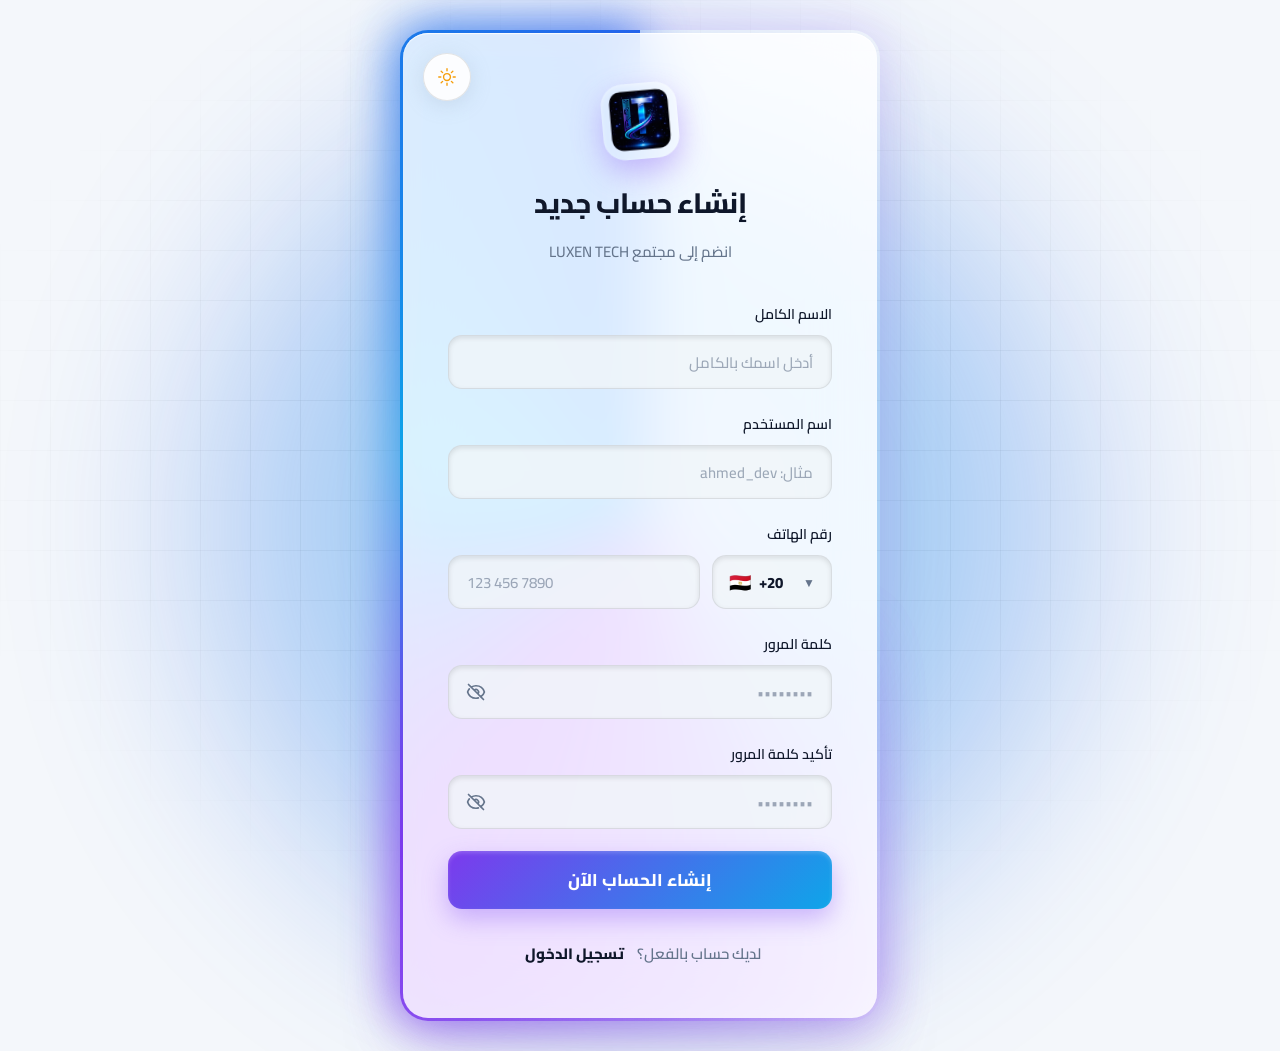
<file: Profile.html>
<!DOCTYPE html>
<html lang="ar" dir="rtl" class="dark">
<head>
    <meta charset="UTF-8">
    <meta name="viewport" content="width=device-width, initial-scale=1.0">
    <title>الملف الشخصي - LUXEN TECH</title>
    
    <link rel="preconnect" href="https://fonts.googleapis.com">
    <link rel="preconnect" href="https://fonts.gstatic.com" crossorigin>
    <link href="https://fonts.googleapis.com/css2?family=Cairo:wght@400;500;600;700;800;900&display=swap" rel="stylesheet">
    <link rel="stylesheet" href="https://cdnjs.cloudflare.com/ajax/libs/font-awesome/6.4.0/css/all.min.css">
    
    <style>
        :root {
            --color-background: #05050a;
            --color-foreground: #f8fafc;
            --color-card: #090911;
            --color-muted: #131322;
            --color-muted-foreground: #94a3b8;
            --color-primary: #00f3ff;
            --color-accent: #ff00ea;
            --color-border: #17172c;
            --color-danger: #ef4444;
            --radius-md: 0.75rem;
            --radius-lg: 1.5rem;
        }

        * { margin: 0; padding: 0; box-sizing: border-box; font-family: 'Cairo', sans-serif; outline: none; }

        body {
            background-color: var(--color-background); color: var(--color-foreground);
            display: flex; height: 100vh; overflow: hidden; position: relative; z-index: 0;
        }

        body::before, body::after {
            content: ''; position: fixed; border-radius: 50%; filter: blur(140px); z-index: -1; pointer-events: none; opacity: 0.25;
        }
        body::before { top: 10%; left: -15vw; width: 50vw; height: 60vh; background: radial-gradient(circle, var(--color-primary), transparent 60%); }
        body::after { bottom: 10%; right: -15vw; width: 50vw; height: 60vh; background: radial-gradient(circle, var(--color-accent), transparent 60%); }

        ::-webkit-scrollbar { width: 6px; height: 6px; }
        ::-webkit-scrollbar-track { background: transparent; }
        ::-webkit-scrollbar-thumb { background: var(--color-border); border-radius: 10px; }
        ::-webkit-scrollbar-thumb:hover { background: var(--color-primary); }

        /* Sidebar Styles */
        .sidebar { width: 270px; background-color: var(--color-card); border-left: 1px solid var(--color-border); display: flex; flex-direction: column; flex-shrink: 0; height: 100%; z-index: 100; backdrop-filter: blur(10px); }
        .brand { padding: 30px 20px; text-align: center; display: flex; align-items: center; justify-content: center; gap: 12px; border-bottom: 1px solid var(--color-border); }
        .brand h2 { background: linear-gradient(135deg, #00f3ff 0%, #ff00ea 100%); -webkit-background-clip: text; -webkit-text-fill-color: transparent; font-size: 22px; font-weight: 900; letter-spacing: 1px; }
        .brand-icon { font-size: 22px; background: linear-gradient(135deg, #00f3ff, #ff00ea); -webkit-background-clip: text; -webkit-text-fill-color: transparent; }
        
        .nav-menu { flex: 1; padding: 25px 15px; list-style: none; }
        .nav-menu li { margin-bottom: 8px; }
        .nav-menu a { display: flex; align-items: center; padding: 12px 18px; color: var(--color-muted-foreground); text-decoration: none; border-radius: var(--radius-md); font-size: 15px; font-weight: 700; position: relative; transition: all 0.3s ease; z-index: 1; overflow: hidden; }
        .nav-menu a i { margin-left: 12px; font-size: 18px; width: 22px; text-align: center; }
        .nav-menu a::after { content: ''; position: absolute; inset: 0; background: var(--color-muted); border-radius: var(--radius-md); z-index: -1; opacity: 0; transition: opacity 0.3s; }
        .nav-menu a:hover::after { opacity: 1; }
        .nav-menu a:hover { color: var(--color-foreground); transform: translateX(-4px); }
        .nav-menu a.active { color: var(--color-foreground); }
        .nav-menu a.active::after { opacity: 1; background: linear-gradient(135deg, rgba(0, 243, 255, 0.1), rgba(255, 0, 234, 0.1)); border: 1px solid rgba(0, 243, 255, 0.2); }
        .nav-menu a.active i { color: var(--color-primary); }

        .sidebar-bottom { padding: 20px; border-top: 1px solid var(--color-border); }
        .user-profile { display: flex; align-items: center; padding: 10px; border-radius: var(--radius-md); cursor: pointer; transition: background 0.3s; }
        .user-profile:hover { background-color: var(--color-muted); }
        .user-avatar { width: 42px; height: 42px; background: linear-gradient(135deg, #00f3ff, #ff00ea); color: #fff; border-radius: 10px; display: flex; align-items: center; justify-content: center; font-weight: 800; font-size: 18px; margin-left: 12px; overflow: hidden; }
        .user-info h4 { font-size: 14px; font-weight: 700; color: var(--color-foreground); }
        .user-info p { font-size: 12px; color: var(--color-muted-foreground); margin-top: 2px; }

        /* Main Content */
        .main-content { flex: 1; display: flex; flex-direction: column; overflow: hidden; position: relative; }
        .content-wrapper { flex: 1; padding: 30px 40px; overflow-y: auto; }

        .top-header { display: flex; justify-content: space-between; align-items: center; padding: 15px 40px; background: rgba(9, 9, 17, 0.6); backdrop-filter: blur(12px); border-bottom: 1px solid var(--color-border); position: sticky; top: 0; z-index: 90; }
        .role-badge { background: rgba(0, 243, 255, 0.1); color: var(--color-primary); border: 1px solid rgba(0, 243, 255, 0.2); padding: 6px 16px; border-radius: 20px; font-size: 13px; font-weight: 800; }
        .top-icons .avatar-btn { width: 40px; height: 40px; border-radius: 12px; background: linear-gradient(135deg, #00f3ff, #ff00ea); color: #fff; font-weight: 800; display: flex; align-items: center; justify-content: center; cursor: pointer; overflow: hidden; }

        .page-section { display: none; animation: fadeIn 0.4s ease-out; }
        .page-section.active-section { display: block; }
        @keyframes fadeIn { from { opacity: 0; transform: translateY(10px); } to { opacity: 1; transform: translateY(0); } }

        .page-header { margin-bottom: 30px; }
        .page-title { font-size: 28px; font-weight: 900; color: var(--color-foreground); letter-spacing: -0.5px; }

        /* Panels */
        .panel { background: rgba(15, 15, 23, 0.6); border: 1px solid rgba(124, 88, 220, 0.2); backdrop-filter: blur(10px); border-radius: var(--radius-lg); padding: 30px; margin-bottom: 30px; box-shadow: 0 4px 15px rgba(0,0,0,0.2); transition: transform 0.4s, box-shadow 0.4s, border-color 0.4s; }
        .panel:hover { box-shadow: 0 8px 25px rgba(0, 243, 255, 0.1), 0 8px 25px rgba(255, 0, 234, 0.1); border-color: rgba(255, 0, 234, 0.3); }
        .panel-header { margin-bottom: 25px; border-bottom: 1px solid var(--color-border); padding-bottom: 15px; display: flex; justify-content: space-between; align-items: center; }
        .panel-title { font-size: 18px; font-weight: 800; color: var(--color-foreground); display: flex; align-items: center; gap: 10px; }
        .panel-title-icon { width: 8px; height: 8px; border-radius: 50%; background: #00f3ff; box-shadow: 0 0 10px #00f3ff; }

        /* Profile Editing Styles */
        .profile-avatar-wrapper { text-align: center; margin-bottom: 30px; }
        .avatar-preview { width: 110px; height: 110px; border-radius: 25px; background: linear-gradient(135deg, #00f3ff, #ff00ea); margin: 0 auto; display: flex; align-items: center; justify-content: center; font-size: 40px; font-weight: 900; cursor: pointer; overflow: hidden; position: relative; box-shadow: 0 5px 15px rgba(0,0,0,0.3); }
        .avatar-preview img { width: 100%; height: 100%; object-fit: cover; display: none; }
        .avatar-overlay { position: absolute; inset: 0; background: rgba(0,0,0,0.6); display: flex; align-items: center; justify-content: center; opacity: 0; transition: 0.3s; color: #fff; font-size: 24px; }
        .avatar-preview:hover .avatar-overlay { opacity: 1; }

        .profile-grid { display: grid; grid-template-columns: repeat(auto-fit, minmax(280px, 1fr)); gap: 20px; }
        .profile-item { background: var(--color-muted); border: 1px solid var(--color-border); border-radius: var(--radius-md); padding: 15px 20px; transition: 0.3s; }
        .profile-item:focus-within { border-color: var(--color-primary); box-shadow: 0 0 0 3px rgba(0, 243, 255, 0.15); }
        .profile-item label { color: var(--color-muted-foreground); font-size: 13px; display: block; margin-bottom: 8px; font-weight: 700; }
        
        .profile-input { width: 100%; background: transparent; border: none; color: var(--color-foreground); font-size: 16px; font-weight: 800; outline: none; font-family: inherit; }
        .profile-input[readonly] { color: var(--color-primary); opacity: 0.8; }
        
        .password-container { display: flex; align-items: center; gap: 15px; background: var(--color-muted); border: 1.5px solid var(--color-border); border-radius: var(--radius-md); padding: 12px 18px; margin-top: 10px; transition: all 0.3s; }
        .password-container:focus-within { border-color: var(--color-primary); box-shadow: 0 0 0 3px rgba(0, 243, 255, 0.15); background: var(--color-card); }
        .password-input { background: transparent; border: none; color: var(--color-foreground); font-size: 18px; font-weight: 700; flex: 1; outline: none; letter-spacing: 3px; font-family: monospace; }
        .toggle-pwd-btn { background-color: var(--color-card); border: 1px solid var(--color-border); color: var(--color-foreground); padding: 8px 16px; border-radius: 8px; cursor: pointer; display: flex; align-items: center; gap: 8px; font-weight: 600; font-size: 13px; transition: 0.3s; }
        .toggle-pwd-btn:hover { background-color: var(--color-primary); color: #000; border-color: var(--color-primary); }

        .btn { display: inline-flex; align-items: center; justify-content: center; gap: 8px; padding: 10px 24px; border-radius: 9999px; font-weight: 800; font-size: 14px; color: #fff; cursor: pointer; border: none; position: relative; overflow: hidden; z-index: 1; background: transparent; transition: transform 0.3s; text-decoration: none; }
        .btn::before { content: ''; position: absolute; top: 50%; left: 50%; width: 300px; height: 300px; background: conic-gradient(from 0deg, transparent 0%, transparent 25%, #ff00ea 35%, #00f3ff 50%, transparent 50%, transparent 75%, #00f3ff 85%, #ff00ea 100%); transform-origin: center; animation: spinGlow 3.5s linear infinite; z-index: -2; }
        .btn::after { content: ''; position: absolute; inset: 2px; background: #09090f; border-radius: 9999px; z-index: -1; transition: background 0.3s; }
        .btn:hover { transform: translateY(-2px); box-shadow: 0 0 15px rgba(0, 243, 255, 0.2), 0 0 15px rgba(255, 0, 234, 0.2); }
        .btn:hover::after { background: #12121e; }
        .btn-save::after { background: linear-gradient(135deg, #00f3ff, #ff00ea); }
        .btn-save:hover::after { background: linear-gradient(135deg, #05d6e0, #e000ce); }
        
        @keyframes spinGlow { 0% { transform: translate(-50%, -50%) rotate(0deg); } 100% { transform: translate(-50%, -50%) rotate(360deg); } }

        /* API Layout */
        .api-layout { display: grid; grid-template-columns: 1fr 1.5fr; gap: 25px; align-items: stretch; }
        .empty-state { display: flex; flex-direction: column; align-items: center; justify-content: center; text-align: center; height: 100%; min-height: 300px; }
        .empty-state-icon { font-size: 45px; color: var(--color-muted-foreground); margin-bottom: 20px; opacity: 0.5; }
        .empty-state h3 { color: var(--color-foreground); font-size: 20px; font-weight: 800; margin-bottom: 10px; }
        .empty-state p { color: var(--color-muted-foreground); font-size: 14px; font-weight: 600; }

        @media (max-width: 992px) {
            .api-layout { grid-template-columns: 1fr; }
            .api-layout .panel:nth-child(1) { order: 2; }
            .api-layout .panel:nth-child(2) { order: 1; }
        }
    </style>
</head>
<body>

    <aside class="sidebar">
        <div class="brand">
            <i class="fa-solid fa-rocket brand-icon"></i>
            <h2>LUXEN TECH</h2>
        </div>

        <ul class="nav-menu">
            <li><a href="#" class="active" id="menu-home"><i class="fa-solid fa-user"></i> ملفي الشخصي</a></li>
            <li><a href="#" id="menu-api-keys"><i class="fa-solid fa-key"></i> مفاتيح API الخاصة بك</a></li>
            <li><a href="#" id="menu-support"><i class="fa-solid fa-headset"></i> تواصل مع الدعم</a></li>
            <li><a href="index.html" style="margin-top: 20px; color: var(--color-primary); border: 1px solid rgba(0, 243, 255, 0.2);"><i class="fa-solid fa-arrow-right-from-bracket"></i> العودة للموقع</a></li>
        </ul>

        <div class="sidebar-bottom">
            <div class="user-profile">
                <div class="user-avatar" id="sidebarAvatar">م</div>
                <div class="user-info">
                    <h4 id="sidebarName">جاري التحميل...</h4>
                    <p id="sidebarUsername">...</p>
                </div>
            </div>
        </div>
    </aside>

    <main class="main-content">
        <header class="top-header">
            <div class="top-role">
                <div class="role-badge">لوحة العميل</div>
            </div>
            
            <div class="top-header-right">
                <div class="top-icons">
                    <div class="avatar-btn" id="topAvatar">م</div>
                </div>
            </div>
        </header>

        <div class="content-wrapper">
            
            <!-- الصفحة الرئيسية (الملف الشخصي) -->
            <div id="section-home" class="page-section active-section">
                <div class="page-header">
                    <h1 class="page-title">إعدادات الحساب</h1>
                </div>

                <div class="panel">
                    <div class="panel-header">
                        <div class="panel-title"><span class="panel-title-icon"></span>معلوماتك الشخصية</div>
                        <button id="saveProfileBtn" class="btn btn-save">
                            <i class="fa-solid fa-floppy-disk"></i> حفظ التعديلات
                        </button>
                    </div>
                    
                    <div class="profile-avatar-wrapper">
                        <div class="avatar-preview" id="avatarPreview" title="اضغط لتغيير الصورة الشخصية">
                            <span id="avatarLetter">م</span>
                            <img id="avatarImage" src="" alt="صورة الملف الشخصي">
                            <div class="avatar-overlay"><i class="fa-solid fa-camera"></i></div>
                        </div>
                        <input type="file" id="avatarInput" accept="image/*" style="display: none;">
                        <p style="margin-top: 10px; font-size: 13px; color: var(--color-muted-foreground); font-weight: 600;">تغيير الصورة الشخصية</p>
                    </div>

                    <div class="profile-grid">
                        <div class="profile-item">
                            <label><i class="fa-solid fa-hashtag"></i> كود العميل (تلقائي)</label>
                            <input type="text" id="profUserCode" class="profile-input" readonly dir="ltr" style="text-align: right;">
                        </div>
                        
                        <div class="profile-item">
                            <label><i class="fa-solid fa-at"></i> اسم المستخدم (لا يمكن تغييره)</label>
                            <input type="text" id="profUsername" class="profile-input" readonly>
                        </div>

                        <div class="profile-item">
                            <label><i class="fa-solid fa-user"></i> الاسم بالكامل</label>
                            <input type="text" id="profName" class="profile-input" placeholder="أدخل اسمك بالكامل">
                        </div>

                        <div class="profile-item">
                            <label><i class="fa-solid fa-phone"></i> رقم التليفون</label>
                            <input type="text" id="profPhone" class="profile-input" dir="ltr" style="text-align: right;" placeholder="+20 1xxxxxxxxx">
                        </div>
                    </div>

                    <div style="margin-top: 25px;">
                        <label style="color: var(--color-muted-foreground); font-size: 14px; font-weight: 700; display: block;">كلمة المرور الحالية</label>
                        <div class="password-container">
                            <input type="password" id="client-password" class="password-input" placeholder="••••••••">
                            <button type="button" id="toggle-password-btn" class="toggle-pwd-btn">
                                <i class="fa-solid fa-eye"></i> <span>إظهار</span>
                            </button>
                        </div>
                    </div>
                </div>
            </div>

            <!-- صفحة مفاتيح API -->
            <div id="section-api-keys" class="page-section">
                <div class="page-header">
                    <h1 class="page-title">مفاتيح API الخاصة بك</h1>
                </div>
                <div class="api-layout">
                    <div class="panel">
                        <div class="panel-header"><div class="panel-title"><span class="panel-title-icon"></span>إنشاء مفتاح جديد</div></div>
                        <p style="color: var(--color-muted-foreground); font-size: 14px;">قريباً سيتم تفعيل إنشاء المفاتيح تلقائياً من هذه اللوحة.</p>
                    </div>
                    <div class="panel">
                        <div class="empty-state">
                            <i class="fa-solid fa-key empty-state-icon"></i>
                            <h3>لا توجد مفاتيح بعد</h3>
                            <p>قم بإنشاء مفتاح API الأول لبدء استخدام الخدمات</p>
                        </div>
                    </div>
                </div>
            </div>

            <!-- صفحة الدعم الفني -->
            <div id="section-support" class="page-section">
                <div class="page-header">
                    <h1 class="page-title">تواصل مع الدعم</h1>
                </div>
                <div class="panel">
                    <div class="panel-header"><div class="panel-title"><span class="panel-title-icon"></span>إرسال تذكرة دعم فني</div></div>
                    <p style="color: var(--color-muted-foreground); font-size: 14px;">تواصل معنا مباشرة عبر الواتساب لتسريع عملية الدعم.</p>
                    <a href="https://wa.me/+201099273142" target="_blank" class="btn btn-save" style="margin-top: 20px;">
                        <i class="fa-brands fa-whatsapp"></i> تواصل عبر واتساب
                    </a>
                </div>
            </div>
            
        </div>
    </main>

    <script>
        // التحقق من الدخول واستدعاء/تحديث البيانات
        document.addEventListener('DOMContentLoaded', () => {
            const loggedInUsername = localStorage.getItem('luxen_user');
            if (!loggedInUsername) {
                window.location.href = 'login.html';
                return;
            }

            let users = JSON.parse(localStorage.getItem('luxen_all_users')) || [];
            let userIndex = users.findIndex(u => u.username === loggedInUsername);

            if (userIndex === -1) {
                alert('حدث خطأ في تحميل بيانات المستخدم!');
                return;
            }

            let currentUser = users[userIndex];

            // 1. توليد كود العميل إذا لم يكن موجوداً
            if (!currentUser.userCode) {
                currentUser.userCode = 'LUX-' + Math.floor(10000 + Math.random() * 90000);
                users[userIndex] = currentUser;
                localStorage.setItem('luxen_all_users', JSON.stringify(users));
            }

            // 2. تعبئة الحقول بالبيانات
            document.getElementById('profUserCode').value = currentUser.userCode;
            document.getElementById('profUsername').value = currentUser.username;
            document.getElementById('profName').value = currentUser.name;
            document.getElementById('profPhone').value = currentUser.phone || '';
            document.getElementById('client-password').value = currentUser.password || ''; 
            
            document.getElementById('sidebarName').textContent = currentUser.name;
            document.getElementById('sidebarUsername').textContent = currentUser.username;

            // 3. معالجة وتحديث الصورة الشخصية
            const firstLetter = currentUser.name ? currentUser.name.charAt(0).toUpperCase() : 'M';
            const sidebarAvatar = document.getElementById('sidebarAvatar');
            const topAvatar = document.getElementById('topAvatar');
            const avatarLetter = document.getElementById('avatarLetter');
            const avatarImage = document.getElementById('avatarImage');

            sidebarAvatar.textContent = firstLetter;
            topAvatar.textContent = firstLetter;
            avatarLetter.textContent = firstLetter;

            if (currentUser.avatar) {
                avatarImage.src = currentUser.avatar;
                avatarImage.style.display = 'block';
                avatarLetter.style.display = 'none';
                
                const imgHTML = `<img src="${currentUser.avatar}" style="width:100%; height:100%; object-fit:cover; border-radius:inherit;">`;
                sidebarAvatar.innerHTML = imgHTML;
                topAvatar.innerHTML = imgHTML;
            }
        });

        // 4. نظام رفع وتغيير الصورة
        const avatarPreview = document.getElementById('avatarPreview');
        const avatarInput = document.getElementById('avatarInput');
        const avatarImage = document.getElementById('avatarImage');
        const avatarLetter = document.getElementById('avatarLetter');

        avatarPreview.addEventListener('click', () => avatarInput.click());
        
        avatarInput.addEventListener('change', function() {
            const file = this.files[0];
            if (file) {
                const reader = new FileReader();
                reader.onload = function(e) {
                    avatarImage.src = e.target.result;
                    avatarImage.style.display = 'block';
                    avatarLetter.style.display = 'none';
                };
                reader.readAsDataURL(file);
            }
        });

        // 5. حفظ التعديلات
        document.getElementById('saveProfileBtn').addEventListener('click', () => {
            let users = JSON.parse(localStorage.getItem('luxen_all_users')) || [];
            const loggedInUsername = localStorage.getItem('luxen_user');
            let userIndex = users.findIndex(u => u.username === loggedInUsername);
            
            if (userIndex !== -1) {
                users[userIndex].name = document.getElementById('profName').value.trim();
                users[userIndex].phone = document.getElementById('profPhone').value.trim();
                users[userIndex].password = document.getElementById('client-password').value.trim();

                // حفظ الصورة لو تم رفعها
                if (avatarImage.style.display === 'block') {
                    users[userIndex].avatar = avatarImage.src;
                }

                localStorage.setItem('luxen_all_users', JSON.stringify(users));
                alert('تم حفظ التعديلات بنجاح! سيتم تحديث الصفحة.');
                window.location.reload();
            }
        });

        // إظهار/إخفاء الباسورد
        const togglePasswordBtn = document.getElementById('toggle-password-btn');
        const clientPasswordInput = document.getElementById('client-password');
        if (togglePasswordBtn) {
            togglePasswordBtn.addEventListener('click', () => {
                const toggleIcon = togglePasswordBtn.querySelector('i');
                const toggleText = togglePasswordBtn.querySelector('span');
                if (clientPasswordInput.type === 'password') {
                    clientPasswordInput.type = 'text';
                    toggleIcon.classList.replace('fa-eye', 'fa-eye-slash');
                    toggleText.textContent = 'إخفاء';
                    togglePasswordBtn.style.color = 'var(--color-danger)'; 
                    togglePasswordBtn.style.borderColor = 'var(--color-danger)';
                } else {
                    clientPasswordInput.type = 'password';
                    toggleIcon.classList.replace('fa-eye-slash', 'fa-eye');
                    toggleText.textContent = 'إظهار';
                    togglePasswordBtn.style.color = 'var(--color-foreground)';
                    togglePasswordBtn.style.borderColor = 'var(--color-border)';
                }
            });
        }

        // التحكم في التبويبات (Tabs)
        const menuHome = document.getElementById('menu-home');
        const menuApiKeys = document.getElementById('menu-api-keys');
        const menuSupport = document.getElementById('menu-support');
        const sectionHome = document.getElementById('section-home');
        const sectionApiKeys = document.getElementById('section-api-keys');
        const sectionSupport = document.getElementById('section-support');

        function switchTab(activeMenu, activeSection) {
            [menuHome, menuApiKeys, menuSupport].forEach(m => m.classList.remove('active'));
            [sectionHome, sectionApiKeys, sectionSupport].forEach(s => s.classList.remove('active-section'));
            activeMenu.classList.add('active');
            activeSection.classList.add('active-section');
        }

        menuHome.addEventListener('click', (e) => { e.preventDefault(); switchTab(menuHome, sectionHome); });
        menuApiKeys.addEventListener('click', (e) => { e.preventDefault(); switchTab(menuApiKeys, sectionApiKeys); });
        menuSupport.addEventListener('click', (e) => { e.preventDefault(); switchTab(menuSupport, sectionSupport); });
    </script>
</body>
</html>
</file>
<file: style.css>
/* ========================
    VARIABLES & RESET
======================== */
:root {
    --color-background: #f8fafc;
    --color-foreground: #09090b;
    --color-card: #ffffff;
    --color-muted: #eef1f6;
    --color-muted-foreground: #64748b;
    --color-primary: hsl(258, 70%, 62%);
    --color-primary-rgb: 124, 88, 220;
    --color-primary-foreground: #ffffff;
    --color-accent: hsl(308, 60%, 52%);
    --color-accent-rgb: 197, 68, 163;
    --color-border: #e2e8f0;
    --color-success: #10b981;
    --color-success-bg: rgba(16, 185, 129, 0.1);
    --color-danger: #ef4444;
    
    --radius: 0.875rem;
    --radius-md: 0.75rem;
    --radius-lg: 1.5rem;
    
    --shadow-sm: 0 1px 3px rgba(0,0,0,0.06);
    --shadow-md: 0 4px 16px rgba(0,0,0,0.06);
    --shadow-lg: 0 10px 40px rgba(0,0,0,0.08);
    --shadow-glow: 0 0 40px rgba(124, 88, 220, 0.1);
    
    --transition-fast: 0.15s ease-in-out;
    --transition-smooth: 0.3s cubic-bezier(0.4, 0, 0.2, 1);
}

.dark {
    --color-background: #05050a;
    --color-foreground: #f8fafc;
    --color-card: #090911;
    --color-muted: #131322;
    --color-muted-foreground: #94a3b8;
    --color-border: #17172c;
    --color-success-bg: rgba(16, 185, 129, 0.05);
    
    --shadow-sm: 0 1px 3px rgba(0,0,0,0.4);
    --shadow-md: 0 4px 16px rgba(0,0,0,0.5);
    --shadow-lg: 0 10px 40px rgba(0,0,0,0.6);
}

* { margin: 0; padding: 0; box-sizing: border-box; }

body {
    font-family: "Cairo", -apple-system, BlinkMacSystemFont, "Segoe UI", sans-serif;
    background-color: var(--color-background); color: var(--color-foreground);
    line-height: 1.6; overflow-x: hidden; transition: background-color 0.4s, color 0.4s;
    -webkit-font-smoothing: antialiased;
    position: relative;
    z-index: 0;
}

/* --- الإضاءات الجانبية --- */
body::before, body::after {
    content: '';
    position: fixed;
    border-radius: 50%;
    filter: blur(140px);
    z-index: -1;
    pointer-events: none;
    opacity: 0.35;
    transition: background 0.5s ease;
}

body::before {
    top: 20%;
    left: -25vw;
    width: 60vw;
    height: 70vh;
    background: radial-gradient(circle, var(--color-primary), transparent 60%);
}

body::after {
    bottom: 10%;
    right: -25vw;
    width: 50vw;
    height: 80vh;
    background: radial-gradient(circle, var(--color-accent), transparent 60%);
}

:root:not(.dark) body::before, 
:root:not(.dark) body::after {
    opacity: 0.15;
}

.container { max-width: 1200px; margin: 0 auto; padding: 0 1.25rem; width: 100%; }
.container-wide { max-width: 1400px; margin: 0 auto; padding: 0 1.25rem; width: 100%; }

/* --- Premium Background Effects --- */
#premiumUniverseCanvas {
    position: fixed;
    top: 0;
    left: 0;
    width: 100vw;
    height: 100vh;
    z-index: -5;
    pointer-events: none;
    opacity: 0;
    visibility: hidden;
    transition: opacity 0.8s ease, visibility 0.8s ease;
}

body.premium-active #premiumUniverseCanvas {
    opacity: 1;
    visibility: visible;
}
body.premium-active {
    background-color: transparent !important;
}

/* ========================
    HEADER & NAVIGATION
======================== */
.header { 
    position: sticky; 
    top: 0; 
    width: 100%; 
    max-width: 100%;
    margin: 0;
    border-radius: 0;
    z-index: 50; 
    background: rgba(248, 250, 252, 0.85); 
    backdrop-filter: blur(20px); 
    -webkit-backdrop-filter: blur(20px); 
    border-bottom: 1px solid rgba(124, 88, 220, 0.15);
    border-top: none;
    border-left: none;
    border-right: none;
    box-shadow: 0 4px 20px rgba(0,0,0,0.05);
    transition: all 0.4s ease; 
}

.dark .header { 
    background: rgba(5, 5, 10, 0.85); 
    border-bottom: 1px solid rgba(124, 88, 220, 0.2);
}

.header-content { 
    display: flex; 
    align-items: center; 
    justify-content: space-between; 
    height: 4.5rem; 
    max-width: 1200px; 
    margin: 0 auto; 
    padding: 0 1.5rem; 
}

.developer-banner { border-bottom: 1px solid rgba(124, 88, 220, 0.1); background: linear-gradient(to right, rgba(124, 88, 220, 0.04), rgba(197, 68, 163, 0.04)); }
.dark .developer-banner { border-bottom: 1px solid rgba(124, 88, 220, 0.15); background: rgba(124, 88, 220, 0.06); }
.developer-banner .container { display: flex; align-items: center; justify-content: center; height: 2.25rem; }
.dev-text { font-size: 0.75rem; color: var(--color-muted-foreground); text-align: center; }
.dev-link { color: var(--color-primary); font-weight: 600; text-decoration: none; transition: opacity 0.2s; }
.dev-link:hover { opacity: 0.75; text-decoration: underline; }

.logo { display: flex; align-items: center; text-decoration: none; font-size: clamp(1.2rem, 3vw, 1.5rem); font-weight: 900; letter-spacing: 0.02em; }
.logo-icon { width: 36px; height: 36px; margin-left: 10px; display: flex; align-items: center; justify-content: center; }
.logo-icon img { width: 100%; height: 100%; object-fit: contain; }
.logo-text { background: linear-gradient(to right, #00f3ff, #ff00ea); -webkit-background-clip: text; -webkit-text-fill-color: transparent; background-clip: text; animation: textGlowPulse 2.5s ease-in-out infinite alternate; will-change: filter; }
@keyframes textGlowPulse { 0% { filter: drop-shadow(0 0 5px rgba(0, 243, 255, 0.3)) drop-shadow(0 0 10px rgba(255, 0, 234, 0.1)); } 100% { filter: drop-shadow(0 0 12px rgba(0, 243, 255, 0.6)) drop-shadow(0 0 20px rgba(255, 0, 234, 0.4)); } }

.nav { display: flex; align-items: center; gap: 1rem; }
.nav-link { display: flex; align-items: center; gap: 0.5rem; padding: 0.5rem 0.75rem; color: var(--color-foreground); text-decoration: none; border-radius: 0.5rem; font-size: 0.9rem; font-weight: 600; transition: all 0.2s; }
.nav-link:hover { background: var(--color-muted); color: var(--color-primary); }

/* ========================
    SEARCH MODAL 
======================== */
.search-overlay { position: fixed; top: 0; left: 0; width: 100%; height: 100%; background: rgba(0, 0, 0, 0.6); backdrop-filter: blur(12px); -webkit-backdrop-filter: blur(12px); z-index: 1000; display: flex; align-items: flex-start; justify-content: center; padding-top: 15vh; opacity: 0; visibility: hidden; transition: all 0.3s cubic-bezier(0.4, 0, 0.2, 1); will-change: opacity, visibility; }
.search-overlay.active { opacity: 1; visibility: visible; }
.search-box { position: relative; overflow: hidden; z-index: 1; background: transparent !important; border: none; border-radius: var(--radius); width: 90%; max-width: 650px; padding: 1.25rem 1.5rem; display: flex; align-items: center; gap: 1rem; box-shadow: 0 0 25px rgba(0, 243, 255, 0.15), 0 0 25px rgba(255, 0, 234, 0.15); transform: translateY(-20px) scale(0.95); transition: all 0.3s cubic-bezier(0.4, 0, 0.2, 1); will-change: transform; }
.search-box::before { content: ''; position: absolute; top: 50%; left: 50%; width: 1500px; height: 1500px; background: conic-gradient(from 0deg, transparent 0%, transparent 25%, #ff00ea 35%, #00f3ff 50%, transparent 50%, transparent 75%, #00f3ff 85%, #ff00ea 100%); transform-origin: center; animation: spinGlow 4s linear infinite; z-index: -2; }
.search-box::after { content: ''; position: absolute; inset: 2px; background: var(--color-card); border-radius: calc(var(--radius) - 2px); z-index: -1; transition: background-color 0.3s; }
.search-overlay.active .search-box { transform: translateY(0) scale(1); }
.search-input { flex: 1; border: none; background: transparent; color: var(--color-foreground); font-size: 1.125rem; outline: none; font-family: inherit; width: 100%; }
.search-input::placeholder { color: var(--color-muted-foreground); }

/* ========================
    MOBILE MENU
======================== */
.mobile-menu-toggle { display: none; flex-direction: column; justify-content: space-around; width: 32px; height: 24px; background: transparent; border: none; cursor: pointer; padding: 2px; z-index: 101; }
.mobile-menu-toggle span { display: block; width: 100%; height: 2.5px; background-color: var(--color-foreground); border-radius: 4px; transition: all 0.3s cubic-bezier(0.4, 0, 0.2, 1); }
.mobile-menu-toggle.open span:nth-child(1) { transform: translateY(7px) rotate(45deg); }
.mobile-menu-toggle.open span:nth-child(2) { opacity: 0; transform: translateX(-10px); }
.mobile-menu-toggle.open span:nth-child(3) { transform: translateY(-7px) rotate(-45deg); }

.mobile-sidebar-overlay { position: fixed; inset: 0; background: rgba(0, 0, 0, 0.5); backdrop-filter: blur(10px); -webkit-backdrop-filter: blur(10px); z-index: 998; opacity: 0; visibility: hidden; transition: opacity 0.4s ease; }
.mobile-sidebar-overlay.active { opacity: 1; visibility: visible; }
.mobile-sidebar { position: fixed; top: 0; right: -100%; width: 320px; max-width: 85vw; height: 100vh; background: var(--color-card); border-left: 1px solid var(--color-border); z-index: 999; transition: right 0.4s cubic-bezier(0.4, 0, 0.2, 1); padding: 2rem 1.5rem; box-shadow: var(--shadow-lg); display: flex; flex-direction: column; justify-content: space-between; will-change: right; overflow-y: auto; }
.mobile-sidebar.active { right: 0; }
.sidebar-top { display: flex; flex-direction: column; gap: 2rem; }
.sidebar-logo-area { display: flex; align-items: center; justify-content: space-between; border-bottom: 1px solid var(--color-border); padding-bottom: 1.25rem; }
.mobile-nav-links { display: flex; flex-direction: column; gap: 0.85rem; }
.mobile-link { display: flex; align-items: center; gap: 1rem; color: var(--color-foreground); text-decoration: none; font-weight: 600; font-size: 1.05rem; padding: 0.85rem 1rem; border-radius: 0.5rem; transition: all 0.2s ease; position: relative; overflow: hidden; z-index: 1; }
.mobile-link::before { content: ''; position: absolute; top: 50%; left: 50%; width: 300px; height: 300px; background: conic-gradient(from 0deg, transparent 0%, transparent 25%, #ff00ea 35%, #00f3ff 50%, transparent 50%, transparent 75%, #00f3ff 85%, #ff00ea 100%); transform-origin: center; animation: spinGlow 3.5s linear infinite; z-index: -2; opacity: 0.5; }
.mobile-link::after { content: ''; position: absolute; inset: 1.5px; background: var(--color-card); border-radius: calc(0.5rem - 1px); z-index: -1; transition: background-color 0.3s; }
.mobile-link:hover { color: var(--color-primary); transform: translateX(-4px); }
.mobile-link:hover::after { background: var(--color-muted); }

.sidebar-bottom { display: flex; flex-direction: column; gap: 1.5rem; border-top: 1px solid var(--color-border); padding-top: 1.5rem; margin-top: 2rem; }
.sidebar-theme-row { display: flex; align-items: center; justify-content: space-between; padding: 0.5rem 1rem; border-radius: var(--radius); position: relative; overflow: hidden; z-index: 1; }
.sidebar-theme-row::before { content: ''; position: absolute; top: 50%; left: 50%; width: 400px; height: 400px; background: conic-gradient(from 0deg, transparent 0%, transparent 25%, #ff00ea 35%, #00f3ff 50%, transparent 50%, transparent 75%, #00f3ff 85%, #ff00ea 100%); transform-origin: center; animation: spinGlow 3.5s linear infinite; z-index: -2; opacity: 0.5; }
.sidebar-theme-row::after { content: ''; position: absolute; inset: 1.5px; background: var(--color-muted); border-radius: calc(var(--radius) - 1px); z-index: -1; transition: background-color 0.3s; }
.sidebar-theme-label { font-size: 0.9rem; font-weight: 700; color: var(--color-muted-foreground); }

/* ========================
    ALL BUTTONS
======================== */
.btn, .search-toggle-btn, .close-search, .theme-toggle { display: inline-flex; align-items: center; justify-content: center; text-decoration: none; cursor: pointer; border: none !important; font-family: inherit; position: relative; overflow: hidden; z-index: 1; background: transparent !important; transition: transform 0.3s cubic-bezier(0.4, 0, 0.2, 1), box-shadow 0.3s; box-shadow: 0 0 15px rgba(0, 243, 255, 0.05), 0 0 15px rgba(255, 0, 234, 0.05); }
.btn { gap: 0.5rem; border-radius: 9999px; font-weight: 800; letter-spacing: 0.5px; color: #ffffff !important; text-shadow: 0 0 8px rgba(0, 243, 255, 0.6); text-align: center; }
.search-toggle-btn { gap: 0.5rem; border-radius: 9999px; font-weight: 600; padding: 0.5rem 1.2rem; font-size: 0.9rem; color: var(--color-foreground) !important; }
.close-search, .theme-toggle { width: 42px; height: 42px; border-radius: 50%; padding: 0; color: var(--color-foreground) !important; flex-shrink: 0; }

.btn::before, .search-toggle-btn::before, .close-search::before, .theme-toggle::before { content: ''; position: absolute; top: 50%; left: 50%; width: 600px; height: 600px; background: conic-gradient(from 0deg, transparent 0%, transparent 25%, #ff00ea 35%, #00f3ff 50%, transparent 50%, transparent 75%, #00f3ff 85%, #ff00ea 100%); transform-origin: center; animation: spinGlow 3.5s linear infinite; z-index: -2; }
.btn::after { content: ''; position: absolute; inset: 2px; background: #09090f; border-radius: 9999px; z-index: -1; }
.search-toggle-btn::after { content: ''; position: absolute; inset: 2px; background: var(--color-card); border-radius: 9999px; z-index: -1; transition: background-color 0.3s; }
.close-search::after, .theme-toggle::after { content: ''; position: absolute; inset: 2px; background: var(--color-card); border-radius: 50%; z-index: -1; transition: background-color 0.3s; }

.btn:hover, .search-toggle-btn:hover, .close-search:hover, .theme-toggle:hover { transform: translateY(-2px); box-shadow: 0 0 25px rgba(0, 243, 255, 0.2), 0 0 25px rgba(255, 0, 234, 0.2); }
.btn:hover::after { background: #12121e; }
.search-toggle-btn:hover::after, .close-search:hover::after, .theme-toggle:hover::after { background: var(--color-muted); }
@keyframes spinGlow { 0% { transform: translate(-50%, -50%) rotate(0deg); } 100% { transform: translate(-50%, -50%) rotate(360deg); } }
@keyframes spin { 100% { transform: rotate(360deg); } }
.spinner { animation: spin 1s linear infinite; }

.btn-sm { padding: 0.5rem 1.4rem; font-size: 0.85rem; }
.btn-lg { padding: 0.9rem 2.2rem; font-size: 1.1rem; }
.btn svg { stroke: #ffffff; fill: none; }
.search-toggle-btn svg, .close-search svg, .theme-toggle svg { stroke: var(--color-foreground); fill: none; transition: stroke 0.3s; }

/* ========================
    USER PROFILE DROPDOWN
======================== */
.user-dropdown-container { position: relative; display: inline-block; }
.user-profile-btn { background: rgba(124, 88, 220, 0.1) !important; color: var(--color-primary) !important; border: 1px solid rgba(124, 88, 220, 0.3) !important; text-shadow: none !important; cursor: pointer !important; padding-left: 1rem; padding-right: 1rem; gap: 0.5rem; }
.user-profile-btn::after, .user-profile-btn::before { display: none; }
.user-profile-btn svg.chevron { transition: transform 0.3s cubic-bezier(0.4, 0, 0.2, 1); stroke: currentColor; }
.user-profile-btn.active svg.chevron { transform: rotate(180deg); }

.dropdown-menu { position: absolute; top: calc(100% + 0.5rem); right: 0; background: var(--color-card); border: 1px solid var(--color-border); border-radius: var(--radius); box-shadow: var(--shadow-lg); padding: 0.5rem; min-width: 170px; opacity: 0; visibility: hidden; transform: translateY(-10px); transition: all 0.3s cubic-bezier(0.4, 0, 0.2, 1); z-index: 100; }
.dark .dropdown-menu { background: rgba(17, 17, 24, 0.85); backdrop-filter: blur(12px); -webkit-backdrop-filter: blur(12px); }
.dropdown-menu.active { opacity: 1; visibility: visible; transform: translateY(0); }

.dropdown-item { display: flex; align-items: center; gap: 0.6rem; width: 100%; padding: 0.6rem 1rem; border: none; background: transparent; color: #ef4444; font-family: inherit; font-size: 0.95rem; font-weight: 700; cursor: pointer; border-radius: 0.5rem; transition: background 0.2s, transform 0.2s; text-align: right; }
.dropdown-item svg { stroke: #ef4444; }
.dropdown-item:hover { background: rgba(239, 68, 68, 0.1); transform: translateX(-4px); }
.logout-btn { background: rgba(239, 68, 68, 0.1) !important; color: #ef4444 !important; border: 1px solid rgba(239, 68, 68, 0.3) !important; text-shadow: none !important; }
.logout-btn::after, .logout-btn::before { display: none; }

/* ========================
    HERO SECTION & TEXT GRADIENTS
======================== */
.hero-section { padding: 5.5rem 0 7.5rem; position: relative; overflow: hidden; min-height: calc(100vh - 6.75rem); display: flex; align-items: center; }
.hero-content { width: 100%; max-width: 64rem; margin: 0 auto; text-align: center; position: relative; z-index: 2; }
.hero-badge { display: inline-flex; align-items: center; gap: 0.5rem; padding: 0.4rem 1.125rem; border-radius: 999px; border: 1px solid rgba(124, 88, 220, 0.25); background: rgba(124, 88, 220, 0.08); font-size: 0.875rem; font-weight: 600; margin-bottom: 1.75rem; color: var(--color-primary); backdrop-filter: blur(10px); -webkit-backdrop-filter: blur(10px); }
.glow-animation { animation: glowPulse 2s ease-in-out infinite; will-change: filter; }
@keyframes glowPulse { 0%, 100% { opacity: 1; filter: drop-shadow(0 0 6px rgba(124, 88, 220, 0.6)); } 50% { opacity: 0.7; filter: drop-shadow(0 0 12px rgba(124, 88, 220, 0.9)); } }

.hero-title { font-size: clamp(2rem, 5vw, 4.2rem); font-weight: 900; line-height: 1.3; margin-bottom: 1.5rem; letter-spacing: -0.02em; }

.luxen-glow-text { 
    background: linear-gradient(to right, #ec4899, #8b5cf6, #3b82f6); 
    -webkit-background-clip: text; 
    -webkit-text-fill-color: transparent; 
    background-clip: text; 
    display: inline-block;
}
.arabic-glow-text { 
    background: linear-gradient(to left, #3b82f6, #8b5cf6, #ec4899); 
    -webkit-background-clip: text; 
    -webkit-text-fill-color: transparent; 
    background-clip: text; 
    display: inline-block;
    padding-top: 0.5rem;
}
.arabic-glow-text-2 { 
    background: linear-gradient(to right, #ec4899, #d946ef); 
    -webkit-background-clip: text; 
    -webkit-text-fill-color: transparent; 
    background-clip: text; 
    display: inline-block;
}
.highlight-purple { color: #c084fc; font-weight: 700; }

.subtitle { color: var(--color-muted-foreground); font-size: clamp(1.1rem, 2.5vw, 1.95rem); font-weight: 700; display: block; margin-top: 0.5rem; }
.hero-description { max-width: 45rem; margin: 0 auto 2.5rem; font-size: clamp(0.95rem, 2vw, 1.15rem); color: var(--color-muted-foreground); line-height: 1.8; padding: 0 1rem; }
.hero-buttons { display: flex; flex-wrap: wrap; gap: 1rem; align-items: center; justify-content: center; }

/* ========================
    GLOWING BOTTOM LINE 
======================== */
.glowing-bottom-line { width: 100%; height: 3px; background: linear-gradient(to right, transparent, #00f3ff, #ff00ea, transparent); position: relative; z-index: 10; animation: bottomLineGlow 2.5s infinite alternate ease-in-out; }
@keyframes bottomLineGlow { 0% { opacity: 0.6; box-shadow: 0 -2px 10px rgba(0, 243, 255, 0.4), 0 -2px 10px rgba(255, 0, 234, 0.2); } 100% { opacity: 1; box-shadow: 0 -5px 25px rgba(0, 243, 255, 0.8), 0 -5px 25px rgba(255, 0, 234, 0.6); } }

/* ========================
   STATS SECTION
======================== */
.stats-section { position: relative; z-index: 2; padding: 4rem 0 0; }
.stats-grid { display: grid; grid-template-columns: repeat(5, 1fr); gap: 1.5rem; }

.stat-card {
    background: var(--color-card);
    border: 1px solid var(--color-border);
    border-radius: var(--radius-lg);
    padding: 1.5rem;
    display: flex;
    align-items: center;
    gap: 1rem;
    transition: transform 0.4s ease, box-shadow 0.4s ease, border-color 0.4s ease;
    box-shadow: 0 4px 15px rgba(0,0,0,0.05);
}

.dark .stat-card {
    background: rgba(15, 15, 23, 0.6);
    border: 1px solid rgba(124, 88, 220, 0.2);
    box-shadow: 0 4px 15px rgba(0,0,0,0.2);
    backdrop-filter: blur(10px);
    -webkit-backdrop-filter: blur(10px);
}

.stat-card:hover {
    transform: translateY(-5px);
    box-shadow: 0 8px 25px rgba(0, 243, 255, 0.15), 0 8px 25px rgba(255, 0, 234, 0.15);
    border-color: rgba(255, 0, 234, 0.4);
}

.stat-icon {
    width: 3.5rem;
    height: 3.5rem;
    border-radius: 1rem;
    background: linear-gradient(135deg, rgba(0, 243, 255, 0.1), rgba(255, 0, 234, 0.1));
    display: flex;
    align-items: center;
    justify-content: center;
    color: var(--color-primary);
    border: 1px solid rgba(124, 88, 220, 0.2);
    flex-shrink: 0;
}

.stat-icon svg { width: 24px; height: 24px; }
.stat-info { display: flex; flex-direction: column; width: 100%; }

.stat-number {
    font-size: 1.5rem;
    font-weight: 900;
    margin: 0 0 0.2rem 0;
    line-height: 1.1;
    background: linear-gradient(135deg, #00f3ff, #ff00ea);
    -webkit-background-clip: text;
    -webkit-text-fill-color: transparent;
    background-clip: text;
}

.stat-label { font-size: 0.85rem; color: var(--color-muted-foreground); font-weight: 700; margin: 0; }

/* ========================
   PRODUCTS SECTION & MODAL
======================== */
.products-section { padding: 4rem 0; position: relative; z-index: 2; }

.featured-products-grid {
    display: grid;
    grid-template-columns: repeat(auto-fit, minmax(320px, 1fr));
    gap: 2rem;
    max-width: 850px;
    margin: 0 auto;
}

.pcard { 
    background: var(--color-card); 
    backdrop-filter: blur(12px); 
    -webkit-backdrop-filter: blur(12px); 
    border: 1px solid var(--color-border); 
    border-radius: 40px 10px 40px 10px;
    overflow: hidden; 
    display: flex; 
    flex-direction: column; 
    align-items: center; 
    text-align: center;
    transition: all 0.4s ease; 
    padding: 1.25rem;
    direction: rtl; 
    position: relative; 
    z-index: 1; 
    box-shadow: 0 8px 30px rgba(0,0,0,0.05); 
}
.dark .pcard { background: rgba(15, 15, 23, 0.6); border: 1px solid rgba(124, 88, 220, 0.2); box-shadow: 0 8px 30px rgba(0,0,0,0.2); }
.pcard:hover { transform: translateY(-8px) scale(1.02); box-shadow: 0 15px 40px rgba(0, 243, 255, 0.15), 0 15px 40px rgba(255, 0, 234, 0.15); border-color: rgba(255, 0, 234, 0.4); }

.pcard-thumb { 
    width: 100%; 
    height: 180px; 
    border-radius: 30px 5px 30px 5px;
    overflow: hidden; 
    position: relative; 
    background: linear-gradient(135deg,rgba(124, 88, 220,.1),rgba(197, 68, 163,.1));
    margin: 0 auto 1.25rem;
    border: 2px solid var(--color-border);
    box-shadow: 0 5px 15px rgba(0,0,0,0.08);
}
.dark .pcard-thumb { border-color: rgba(124, 88, 220, 0.15); }
.pcard-img { width: 100%; height: 100%; object-fit: cover; object-position: center; transition: transform .5s ease; }
.pcard:hover .pcard-img { transform: scale(1.08); }

.pcard-soon { display: flex; flex-direction: column; align-items: center; justify-content: center; gap: 12px; }
.pcard-soon-icon { color: var(--color-primary); opacity: .6; }

.pcard-body { display: flex; flex-direction: column; gap: 0.85rem; width: 100%; flex: 1; }
.pcard-head { display: flex; flex-direction: column; align-items: center; gap: 10px; width: 100%; }
.pcard-name { font-size: 1.15rem; font-weight: 800; color: var(--color-foreground); font-family: -apple-system, BlinkMacSystemFont, "Segoe UI", sans-serif; }
.pcard-badge { padding: 5px 14px; border-radius: 999px; font-size: .75rem; font-weight: 800; margin: 0 auto; box-shadow: 0 2px 8px rgba(0,0,0,0.05); }

.pcard-badge[style*="#a855f7"] { color: var(--color-primary); background: rgba(124, 88, 220,.1); border: 1px solid rgba(124, 88, 220,.25); }
.pcard-badge[style*="#3b82f6"] { color: #00f3ff; background: rgba(0, 243, 255,.1); border: 1px solid rgba(0, 243, 255,.25); }
.pcard-badge[style*="#10b981"] { color: #10b981; background: rgba(16,185,129,.1); border: 1px solid rgba(16,185,129,.25); }
.pcard-badge[style*="#f59e0b"] { color: #f59e0b; background: rgba(245,158,11,.1); border: 1px solid rgba(245,158,11,.25); }
.pcard-badge[style*="#8b5cf6"] { color: #ff00ea; background: rgba(255, 0, 234,.1); border: 1px solid rgba(255, 0, 234,.25); }
.pcard-badge[style*="#14b8a6"] { color: #14b8a6; background: rgba(20,184,166,.1); border: 1px solid rgba(20,184,166,.25); }
.pcard-badge[style*="#f97316"] { color: #f97316; background: rgba(249,115,22,.1); border: 1px solid rgba(249,115,22,.25); }

.pcard-desc { color: var(--color-muted-foreground); font-size: .9rem; line-height: 1.6; flex: 1; font-weight: 600; margin: 0;}
.pcard-tags { display: flex; flex-wrap: wrap; justify-content: center; gap: 6px; margin-top: 10px; }
.pcard-tags span { padding: 5px 12px; border-radius: 20px; background: var(--color-muted); border: 1px solid var(--color-border); font-size: .75rem; font-weight: 700; color: var(--color-muted-foreground); transition: all 0.2s ease; }
.pcard-tags span:hover { background: rgba(124, 88, 220, 0.1); color: var(--color-primary); border-color: rgba(124, 88, 220, 0.3); }

/* Projects Modal Styles */
.projects-modal { display: none; position: fixed; z-index: 9999; left: 0; top: 0; width: 100%; height: 100%; background-color: rgba(0, 0, 0, 0.85); backdrop-filter: blur(15px); -webkit-backdrop-filter: blur(15px); align-items: center; justify-content: center; opacity: 0; transition: opacity 0.3s ease; }
.projects-modal.show { display: flex; opacity: 1; }
.projects-modal-content { position: relative; width: 95%; max-width: 1200px; max-height: 90vh; overflow-y: auto; background: var(--color-card); border-radius: 16px; border: 1px solid rgba(139, 92, 246, 0.4); box-shadow: 0 10px 50px rgba(0, 243, 255, 0.1), 0 10px 50px rgba(255, 0, 234, 0.1); padding: 3rem 2.5rem; box-sizing: border-box; animation: fadeIn 0.4s cubic-bezier(0.4, 0, 0.2, 1); direction: rtl; }
.dark .projects-modal-content { background: #05050a; }
.projects-close-btn { position: absolute; top: 15px; left: 20px; color: var(--color-muted-foreground); font-size: 35px; font-weight: bold; cursor: pointer; line-height: 1; transition: color 0.2s ease, transform 0.2s; z-index: 10; }
.projects-close-btn:hover { color: #ff00ea; transform: rotate(90deg); }

.projects-modal-grid {
    display: grid;
    grid-template-columns: repeat(auto-fit, minmax(280px, 1fr));
    gap: 1.5rem;
}

/* Scrollbar styling for modal */
.projects-modal-content::-webkit-scrollbar { width: 8px; }
.projects-modal-content::-webkit-scrollbar-track { background: var(--color-background); border-radius: 10px; }
.projects-modal-content::-webkit-scrollbar-thumb { background: rgba(124, 88, 220, 0.5); border-radius: 10px; }
.projects-modal-content::-webkit-scrollbar-thumb:hover { background: rgba(124, 88, 220, 0.8); }

/* ========================
    PREMIUM VIDEO SECTION
======================== */
@keyframes floatEffect { 0% { transform: translateY(0px); } 50% { transform: translateY(-6px); } 100% { transform: translateY(0px); } }
.video-demo-placeholder { position: relative; z-index: 1; border-radius: 20px; padding: 4.5rem 2rem; display: flex; flex-direction: column; align-items: center; justify-content: center; text-align: center; cursor: pointer; width: 100%; box-sizing: border-box; box-shadow: 0 8px 25px rgba(0, 0, 0, 0.15); animation: floatEffect 6s ease-in-out infinite; transition: transform 0.4s cubic-bezier(0.4, 0, 0.2, 1), box-shadow 0.4s; background: transparent !important; overflow: hidden; }

.video-demo-border { position: absolute; top: 50%; left: 50%; width: 1500px; height: 1500px; background: conic-gradient(from 0deg, transparent 0%, transparent 25%, #00f3ff 35%, #ff00ea 50%, transparent 50%, transparent 75%, #00f3ff 85%, #ff00ea 100%); transform-origin: center; animation: spinGlow 5s linear infinite; z-index: -2; }

.video-demo-placeholder::after { content: ''; position: absolute; inset: 2px; background: var(--color-card); border-radius: 18px; z-index: -1; transition: background-color 0.4s; }
.video-demo-placeholder:hover { transform: translateY(-4px); box-shadow: 0 15px 35px rgba(0, 243, 255, 0.2), 0 15px 35px rgba(255, 0, 234, 0.2); }

.video-demo-badge { display: inline-flex; align-items: center; gap: 0.5rem; padding: 0.35rem 1.2rem; border-radius: 9999px; background-color: rgba(139, 92, 246, 0.1); border: 1px solid rgba(139, 92, 246, 0.2); color: var(--color-primary); font-size: 0.85rem; font-weight: 700; margin-bottom: 1.5rem; z-index: 2; }
.video-demo-badge svg { width: 14px; height: 14px; stroke: currentColor; }

@keyframes playPulse { 0% { box-shadow: 0 0 10px rgba(0, 243, 255, 0.2), 0 0 10px rgba(255, 0, 234, 0.2); transform: scale(1); } 100% { box-shadow: 0 0 20px rgba(0, 243, 255, 0.4), 0 0 20px rgba(255, 0, 234, 0.4); transform: scale(1.03); } }
.video-play-icon { width: 68px; height: 68px; border-radius: 50%; background: linear-gradient(135deg, #00f3ff, #ff00ea); display: flex; align-items: center; justify-content: center; margin-bottom: 1.5rem; animation: playPulse 2.5s infinite alternate ease-in-out; transition: transform 0.4s ease, box-shadow 0.4s ease; position: relative; z-index: 2; }
.video-play-icon::after { content: ''; position: absolute; inset: 2px; background: var(--color-card); border-radius: 50%; z-index: -1; transition: background-color 0.3s; }
.video-play-icon svg { width: 24px; height: 24px; fill: var(--color-foreground); stroke: none; margin-right: -4px; transition: transform 0.3s ease; }
.video-demo-placeholder:hover .video-play-icon { transform: scale(1.05); animation: none; box-shadow: 0 0 25px rgba(0, 243, 255, 0.5), 0 0 25px rgba(255, 0, 234, 0.5); }
.video-demo-title { font-size: clamp(1.3rem, 3vw, 1.6rem); font-weight: 800; color: var(--color-foreground); margin: 0 0 0.5rem 0; letter-spacing: 0.5px; z-index: 2; }
.video-demo-sub { font-size: 1rem; color: var(--color-muted-foreground); font-weight: 600; margin: 0; z-index: 2; }

.video-modal { display: none; position: fixed; z-index: 9999; left: 0; top: 0; width: 100%; height: 100%; background-color: rgba(0, 0, 0, 0.85); backdrop-filter: blur(15px); -webkit-backdrop-filter: blur(15px); align-items: center; justify-content: center; opacity: 0; transition: opacity 0.3s ease; }
.video-modal.show { display: flex; opacity: 1; }
.video-modal-content { position: relative; width: 90%; max-width: 900px; background: #000; border-radius: 16px; border: 1px solid rgba(139, 92, 246, 0.4); box-shadow: 0 10px 50px rgba(0, 243, 255, 0.1), 0 10px 50px rgba(255, 0, 234, 0.1); padding: 4px; box-sizing: border-box; animation: fadeIn 0.4s cubic-bezier(0.4, 0, 0.2, 1); }
@keyframes fadeIn { from { transform: scale(0.9) translateY(20px); opacity: 0; } to { transform: scale(1) translateY(0); opacity: 1; } }
.video-close-btn { position: absolute; top: -45px; right: -10px; color: #fff; font-size: 40px; font-weight: bold; cursor: pointer; line-height: 1; transition: color 0.2s ease, transform 0.2s; }
.video-close-btn:hover { color: #ff00ea; transform: rotate(90deg); }
.video-responsive { position: relative; padding-bottom: 56.25%; height: 0; overflow: hidden; border-radius: 12px; background: #000; }
.video-responsive iframe { position: absolute; top: 0; left: 0; width: 100%; height: 100%; }

/* ========================
   PRICING SECTION
======================== */
.pricing-section { position: relative; z-index: 2; }
.pricing-notice { display: inline-flex; align-items: center; justify-content: center; gap: 0.75rem; margin-top: 1.75rem; padding: 0.875rem 1.5rem; background: linear-gradient(135deg, rgba(124, 88, 220, 0.08), rgba(197, 68, 163, 0.06)); border: 1px solid rgba(124, 88, 220, 0.2); border-radius: var(--radius); font-size: 0.95rem; font-weight: 700; color: var(--color-primary); width: 100%; max-width: 600px; margin: 1.5rem auto 0; }
.pricing-notice svg { flex-shrink: 0; color: var(--color-primary); }

.pricing-grid { 
    display: grid; 
    grid-template-columns: repeat(5, 1fr); 
    gap: 1rem; 
    margin-bottom: 3rem; 
    width: 100%; 
}

.pricing-card { 
    position: relative; 
    display: flex; 
    flex-direction: column; 
    background: var(--color-card); 
    border: 1px solid var(--color-border); 
    border-radius: 1.125rem; 
    padding: 1.5rem 1rem;
    overflow: visible; 
    z-index: 1; 
    box-shadow: 0 4px 15px rgba(0,0,0,0.05); 
    transition: transform 0.4s cubic-bezier(0.4, 0, 0.2, 1), box-shadow 0.4s, border-color 0.4s; 
}

.dark .pricing-card { 
    background: rgba(15, 15, 23, 0.6); 
    border: 1px solid rgba(124, 88, 220, 0.2); 
    box-shadow: 0 4px 15px rgba(0,0,0,0.2); 
    backdrop-filter: blur(10px); 
}

.pricing-card:hover { 
    transform: translateY(-5px); 
    box-shadow: 0 8px 30px rgba(0, 243, 255, 0.15), 0 8px 30px rgba(255, 0, 234, 0.15); 
    border-color: rgba(255, 0, 234, 0.4); 
}

.pricing-card.popular { 
    transform: scale(1.03); 
    z-index: 5; 
    border: 2px solid var(--color-primary); 
    background: linear-gradient(to bottom, rgba(124, 88, 220, 0.08), var(--color-card)); 
}
.pricing-card.popular:hover { 
    transform: scale(1.03) translateY(-5px); 
    box-shadow: 0 15px 40px rgba(124, 88, 220, 0.3); 
}

.popular-badge { position: absolute; top: 0; left: 50%; transform: translate(-50%, -50%); background: linear-gradient(135deg, #00f3ff, #ff00ea); color: white; padding: 0.3rem 1rem; border-radius: 9999px; font-size: 0.8rem; font-weight: 800; white-space: nowrap; box-shadow: 0 4px 15px rgba(255, 0, 234, 0.4); z-index: 10; }

.pricing-header { margin-bottom: 1.25rem; text-align: right; }
.plan-icon-wrapper { display: flex; align-items: center; justify-content: space-between; margin-bottom: 0.8rem; }
.plan-icon { display: flex; align-items: center; justify-content: center; width: 2.5rem; height: 2.5rem; background: rgba(124, 88, 220, 0.1); border-radius: 0.6rem; color: var(--color-primary); border: 1px solid rgba(124, 88, 220, 0.2); }
.plan-icon svg { width: 18px; height: 18px; }
.plan-badge { padding: 0.2rem 0.6rem; border-radius: 9999px; font-size: 0.65rem; font-weight: 800; background: var(--color-muted); color: var(--color-primary); }

.plan-name { font-size: 1.1rem; font-weight: 800; margin-bottom: 0.25rem; color: var(--color-foreground); }
.plan-description { font-size: 0.8rem; color: var(--color-muted-foreground); margin-bottom: 1rem; }
.plan-price { font-size: 1.8rem; font-weight: 900; margin-bottom: 1.25rem; background: linear-gradient(135deg, #00f3ff, #ff00ea); -webkit-background-clip: text; -webkit-text-fill-color: transparent; background-clip: text; }

.plan-features { flex: 1; list-style: none; margin-bottom: 1.25rem; padding: 0; }
.plan-features li { display: flex; align-items: flex-start; gap: 0.5rem; margin-bottom: 0.6rem; font-size: 0.85rem; font-weight: 600; color: var(--color-foreground); line-height: 1.4; }
.check-icon { color: #10b981; flex-shrink: 0; margin-top: 0.15rem; filter: drop-shadow(0 0 4px rgba(16, 185, 129, 0.4)); }

.plan-note { font-size: 0.75rem; font-weight: 700; color: var(--color-muted-foreground); margin-top: 0.8rem; padding: 0.5rem 0.75rem; background: var(--color-muted); border-radius: 0.5rem; border-right: 3px solid var(--color-primary); margin-bottom: 1rem; }

/* Custom Plan */
.custom-plan { position: relative; margin: 3rem auto 0; max-width: 1100px; padding: 2.5rem; border-radius: 1.5rem; background: rgba(255, 255, 255, 0.05); backdrop-filter: blur(10px); -webkit-backdrop-filter: blur(10px); display: flex; align-items: center; gap: 2.5rem; border: 1px solid rgba(124, 88, 220, 0.3); box-shadow: 0 8px 30px rgba(0, 0, 0, 0.1); transition: all 0.4s ease; overflow: hidden; z-index: 1; }
.dark .custom-plan { background: rgba(9, 9, 17, 0.6); box-shadow: 0 8px 30px rgba(0, 0, 0, 0.4); }
.custom-plan::before { content: ''; position: absolute; inset: 0; border-radius: 1.5rem; padding: 2px; background: linear-gradient(135deg, rgba(255, 0, 234, 0.4), rgba(0, 243, 255, 0.4)); -webkit-mask: linear-gradient(#fff 0 0) content-box, linear-gradient(#fff 0 0); -webkit-mask-composite: xor; mask-composite: exclude; pointer-events: none; z-index: -1; }
.custom-plan:hover { transform: translateY(-3px); box-shadow: 0 10px 40px rgba(0, 243, 255, 0.15), 0 10px 40px rgba(255, 0, 234, 0.15); }

.custom-plan-icon { display: flex; align-items: center; justify-content: center; width: 4.5rem; height: 4.5rem; background: linear-gradient(135deg, rgba(124, 88, 220, 0.15), rgba(197, 68, 163, 0.1)); border-radius: 1rem; color: var(--color-primary); flex-shrink: 0; border: 1px solid rgba(124, 88, 220, 0.3); box-shadow: 0 0 20px rgba(124, 88, 220, 0.2); }
.custom-plan-content { flex: 1; }
.custom-plan-title { font-size: 1.5rem; font-weight: 800; margin-bottom: 0.5rem; color: var(--color-foreground); }
.custom-plan-description { font-size: 1rem; font-weight: 700; color: var(--color-primary); margin-bottom: 0.5rem; }
.custom-plan-text { color: var(--color-muted-foreground); font-size: 0.95rem; font-weight: 600; margin-bottom: 1.5rem; }

/* ========================
   DISCOUNT / PROMO CODE SECTION
======================== */
.discount-section {
    width: 100%;
    max-width: 1100px;
    margin: 3rem auto 0;
    position: relative;
    z-index: 2;
}

.discount-box {
    display: flex;
    align-items: center;
    justify-content: space-between;
    gap: 2rem;
    background: var(--color-card);
    border: 1px solid var(--color-border);
    border-radius: var(--radius-lg);
    padding: 1.5rem 2.5rem;
    box-shadow: 0 8px 30px rgba(0,0,0,0.05);
    position: relative;
    overflow: hidden;
    transition: all 0.4s ease;
}

.dark .discount-box {
    background: rgba(15, 15, 23, 0.6);
    border: 1px solid rgba(124, 88, 220, 0.3);
    box-shadow: 0 8px 30px rgba(0, 0, 0, 0.2);
    backdrop-filter: blur(10px);
}

.discount-box::before {
    content: '';
    position: absolute;
    top: 50%;
    left: 50%;
    width: 1000px;
    height: 1000px;
    background: conic-gradient(from 0deg, transparent 0%, transparent 25%, #ff00ea 35%, #00f3ff 50%, transparent 50%, transparent 75%, #00f3ff 85%, #ff00ea 100%);
    transform-origin: center;
    animation: spinGlow 8s linear infinite;
    z-index: -2;
    opacity: 0.15;
}

.discount-box::after {
    content: '';
    position: absolute;
    inset: 1px;
    background: var(--color-card);
    border-radius: calc(var(--radius-lg) - 1px);
    z-index: -1;
}

.dark .discount-box::after {
    background: #090911;
}

.discount-box:hover {
    transform: translateY(-3px);
    box-shadow: 0 10px 40px rgba(0, 243, 255, 0.15), 0 10px 40px rgba(255, 0, 234, 0.15);
    border-color: rgba(255, 0, 234, 0.4);
}

.discount-info {
    display: flex;
    align-items: center;
    gap: 1.25rem;
    flex: 1;
}

.discount-icon {
    display: flex;
    align-items: center;
    justify-content: center;
    width: 4rem;
    height: 4rem;
    background: linear-gradient(135deg, rgba(124, 88, 220, 0.15), rgba(197, 68, 163, 0.1));
    border-radius: 1rem;
    color: var(--color-primary);
    flex-shrink: 0;
    border: 1px solid rgba(124, 88, 220, 0.3);
    box-shadow: 0 0 15px rgba(124, 88, 220, 0.2);
}

.discount-text { text-align: right; }
.discount-title { font-size: 1.3rem; font-weight: 800; margin-bottom: 0.25rem; color: var(--color-foreground); }
.discount-desc { font-size: 0.95rem; color: var(--color-muted-foreground); font-weight: 600; margin: 0; }

.discount-input-wrapper {
    display: flex;
    align-items: center;
    gap: 0.75rem;
    flex: 1;
    max-width: 450px;
    position: relative;
    z-index: 2;
}

.discount-input {
    flex: 1;
    padding: 0.85rem 1.25rem;
    border-radius: var(--radius-md);
    border: 1.5px solid var(--color-border);
    background: var(--color-muted);
    color: var(--color-foreground);
    font-family: inherit;
    font-size: 0.95rem;
    outline: none;
    transition: all 0.3s;
}

.discount-input:focus {
    border-color: #00f3ff;
    box-shadow: 0 0 0 3px rgba(0, 243, 255, 0.15);
    background: var(--color-card);
}

.apply-discount-btn {
    background: linear-gradient(135deg, #00f3ff, #ff00ea) !important;
    color: #fff !important;
    border: none !important;
    font-weight: 800;
    white-space: nowrap;
    padding: 0.85rem 1.5rem;
    font-size: 0.95rem;
}

/* ========================
   FAQ SECTION
======================== */
.faq-section { position: relative; z-index: 2; }
.section-header { text-align: center; margin-bottom: 3rem; }
.section-badge-pill { display: inline-flex; align-items: center; gap: 0.4rem; padding: 0.3rem 1rem; border-radius: 999px; background: rgba(124, 88, 220, 0.1); border: 1px solid rgba(124, 88, 220, 0.3); font-size: 0.75rem; font-weight: 700; color: var(--color-primary); margin-bottom: 1rem; box-shadow: 0 0 10px rgba(124, 88, 220, 0.15); }
.section-title { font-size: clamp(1.8rem, 4vw, 2.4rem); font-weight: 900; margin-bottom: 0.75rem; color: var(--color-foreground); letter-spacing: -0.02em; }
.section-description { font-size: clamp(0.9rem, 2vw, 1.05rem); color: var(--color-muted-foreground); max-width: 42rem; margin: 0 auto; }
.faq-grid { display: flex; flex-direction: column; gap: 0.75rem; max-width: 900px; margin: 0 auto 3rem; }
.faq-item { position: relative; border-radius: var(--radius); z-index: 1; background: transparent; overflow: hidden; transition: transform 0.3s ease, box-shadow 0.3s ease; box-shadow: 0 2px 8px rgba(0,0,0,0.05); }
.dark .faq-item { box-shadow: 0 2px 8px rgba(0,0,0,0.3); }

.faq-item::before { content: ''; position: absolute; top: 50%; left: 50%; width: 1500px; height: 1500px; background: conic-gradient(from 0deg, transparent 0%, transparent 25%, #ff00ea 35%, #00f3ff 50%, transparent 50%, transparent 75%, #00f3ff 85%, #ff00ea 100%); transform-origin: center; animation: spinGlow 4s linear infinite; z-index: -2; opacity: 0.5; transition: opacity 0.3s ease; }
.faq-item::after { content: ''; position: absolute; inset: 2px; background: var(--color-card); border-radius: calc(var(--radius) - 2px); z-index: -1; transition: background-color 0.3s; }
.faq-item:hover { transform: translateY(-3px); box-shadow: 0 8px 25px rgba(0, 243, 255, 0.2), 0 8px 25px rgba(255, 0, 234, 0.2); }
.faq-item:hover::before { opacity: 0.85; }
.faq-item.active { box-shadow: 0 10px 30px rgba(0, 243, 255, 0.3), 0 10px 30px rgba(255, 0, 234, 0.3); }
.faq-item.active::before { opacity: 1; }
.faq-item.active::after { background: var(--color-muted); }

.faq-question { width: 100%; display: flex; align-items: center; justify-content: space-between; padding: 0.75rem 1.25rem; background: transparent; border: none; color: var(--color-foreground); font-size: 0.95rem; font-weight: 700; font-family: inherit; cursor: pointer; text-align: right; outline: none; position: relative; z-index: 2; }
.faq-chevron { color: var(--color-muted-foreground); transition: transform 0.3s ease, color 0.3s ease; flex-shrink: 0; margin-right: 1rem; }
.faq-item.active .faq-chevron { transform: rotate(180deg); color: #ff00ea; }
.faq-answer { max-height: 0; overflow: hidden; transition: max-height 0.35s ease, padding 0.35s ease; position: relative; z-index: 2; }
.faq-item.active .faq-answer { max-height: 300px; padding: 0 1.25rem 0.85rem; }
.faq-answer p { margin: 0; font-size: 0.9rem; color: var(--color-muted-foreground); line-height: 1.7; padding-top: 0.6rem; border-top: 1px solid rgba(124, 88, 220, 0.15); }
.faq-answer a { color: #00f3ff; text-decoration: none; font-weight: 600; transition: color 0.2s; }
.faq-answer a:hover { color: #ff00ea; }

.faq-submit-section { position: relative; max-width: 900px; margin: 0 auto; background: transparent; border-radius: var(--radius-lg); padding: 1.75rem 2.5rem; display: flex; align-items: center; justify-content: space-between; gap: 1.5rem; z-index: 1; overflow: hidden; box-shadow: 0 8px 32px 0 rgba(0, 0, 0, 0.05), 0 0 25px rgba(0, 243, 255, 0.15), 0 0 25px rgba(255, 0, 234, 0.15); transition: all 0.3s ease; }
.faq-submit-section::before { content: ''; position: absolute; top: 50%; left: 50%; width: 1500px; height: 1500px; background: conic-gradient(from 0deg, transparent 0%, transparent 25%, #ff00ea 35%, #00f3ff 50%, transparent 50%, transparent 75%, #00f3ff 85%, #ff00ea 100%); transform-origin: center; animation: spinGlow 6s linear infinite reverse; z-index: -2; opacity: 0.6; }
.faq-submit-section::after { content: ''; position: absolute; inset: 2px; background: var(--color-card); border-radius: calc(var(--radius-lg) - 2px); z-index: -1; transition: background-color 0.3s; }
.faq-submit-section:hover { box-shadow: 0 8px 32px 0 rgba(0, 0, 0, 0.1), 0 0 40px rgba(0, 243, 255, 0.3), 0 0 40px rgba(255, 0, 234, 0.3); }
.faq-submit-section:hover::before { opacity: 0.9; }

.faq-submit-text { text-align: right; position: relative; z-index: 2; }
.faq-submit-text h4 { margin: 0 0 0.25rem; font-size: 1.15rem; font-weight: 800; color: var(--color-foreground); }
.faq-submit-text p { margin: 0; font-size: 0.95rem; color: var(--color-muted-foreground); }
.faq-submit-form { display: flex; align-items: center; gap: 0.75rem; width: 100%; max-width: 400px; position: relative; z-index: 2; }
.faq-submit-input { flex: 1; padding: 0.75rem 1.25rem; border-radius: var(--radius-md); border: 1.5px solid var(--color-border); background: var(--color-muted); color: var(--color-foreground); font-family: inherit; font-size: 0.95rem; outline: none; transition: all 0.3s; }
.faq-submit-input:focus { border-color: #00f3ff; box-shadow: 0 0 0 3px rgba(0, 243, 255, 0.15); background: var(--color-card); }
.faq-submit-btn { padding: 0.75rem 1.5rem; border-radius: var(--radius-md); background: linear-gradient(135deg, #00f3ff, #ff00ea); color: white; border: none; font-family: inherit; font-weight: 800; font-size: 0.95rem; cursor: pointer; transition: all 0.3s; white-space: nowrap; text-shadow: 0 2px 4px rgba(0,0,0,0.2); }
.faq-submit-btn:hover { transform: translateY(-2px); box-shadow: 0 5px 15px rgba(0, 243, 255, 0.4), 0 5px 15px rgba(255, 0, 234, 0.4); }

/* ========================
   NEW INDIVIDUAL PARTNERS CARDS SECTION 
======================== */
.partners-cards-grid {
    display: grid;
    grid-template-columns: repeat(auto-fill, minmax(220px, 1fr));
    gap: 1.5rem;
    max-width: 1200px;
    margin: 0 auto;
    position: relative;
    z-index: 2;
}

.single-partner-card {
    background: var(--color-card);
    border: 1px solid var(--color-border);
    border-radius: 1.25rem;
    padding: 1.5rem;
    display: flex;
    flex-direction: column;
    align-items: center;
    text-align: center;
    gap: 1rem;
    transition: all 0.4s cubic-bezier(0.4, 0, 0.2, 1);
    box-shadow: 0 4px 20px rgba(0, 0, 0, 0.03);
    position: relative;
    overflow: hidden;
}

.dark .single-partner-card {
    background: rgba(15, 15, 23, 0.4);
    border: 1px solid rgba(124, 88, 220, 0.15);
    box-shadow: 0 4px 20px rgba(0, 0, 0, 0.2);
    backdrop-filter: blur(12px);
    -webkit-backdrop-filter: blur(12px);
}

.single-partner-card:hover {
    transform: translateY(-5px);
    border-color: rgba(124, 88, 220, 0.4);
    box-shadow: 0 12px 30px rgba(124, 88, 220, 0.1);
}

.dark .single-partner-card:hover {
    box-shadow: 0 12px 30px rgba(0, 243, 255, 0.1), 0 12px 30px rgba(255, 0, 234, 0.1);
    border-color: rgba(255, 0, 234, 0.3);
}

.partner-logo {
    width: 76px;
    height: 76px;
    border-radius: 16px;
    overflow: hidden;
    background: var(--color-muted);
    border: 2px solid transparent;
    display: flex;
    align-items: center;
    justify-content: center;
    transition: transform 0.4s ease;
}

.single-partner-card:hover .partner-logo {
    transform: scale(1.05);
}

.partner-logo img {
    width: 100%;
    height: 100%;
    object-fit: cover;
}

.partner-info {
    display: flex;
    flex-direction: column;
    align-items: center;
    gap: 0.5rem;
}

.partner-info h3 {
    font-size: 1.05rem;
    font-weight: 800;
    color: var(--color-foreground);
    margin: 0;
}

.partner-badge {
    font-size: 0.75rem;
    font-weight: 700;
    padding: 0.25rem 0.75rem;
    border-radius: 999px;
}

.type-community { color: #a855f7; background: rgba(168, 85, 247, 0.1); border: 1px solid rgba(168, 85, 247, 0.2); }
.type-initiative { color: #10b981; background: rgba(16, 185, 129, 0.1); border: 1px solid rgba(16, 185, 129, 0.2); }
.type-competition { color: #f59e0b; background: rgba(245, 158, 11, 0.1); border: 1px solid rgba(245, 158, 11, 0.2); }
.type-event { color: #3b82f6; background: rgba(59, 130, 246, 0.1); border: 1px solid rgba(59, 130, 246, 0.2); }

.cta-partner-card {
    background: linear-gradient(135deg, rgba(124, 88, 220, 0.05), rgba(197, 68, 163, 0.05));
    justify-content: center;
}
.cta-partner-card::before {
    content: ''; position: absolute; inset: 0; padding: 2px;
    background: linear-gradient(135deg, rgba(0, 243, 255, 0.3), rgba(255, 0, 234, 0.3));
    -webkit-mask: linear-gradient(#fff 0 0) content-box, linear-gradient(#fff 0 0);
    -webkit-mask-composite: xor; mask-composite: exclude; border-radius: 1.25rem; pointer-events: none;
}

/* ========================
   SUPPORT SECTION (New)
======================== */
.support-options { display: flex; justify-content: center; gap: 2rem; flex-wrap: wrap; margin-top: 2rem; position: relative; z-index: 2; }
.support-card { flex: 1; min-width: 280px; max-width: 400px; display: flex; flex-direction: column; align-items: center; text-align: center; padding: 2.5rem 2rem; background: var(--color-card); border: 1px solid var(--color-border); border-radius: var(--radius-lg); text-decoration: none; cursor: pointer; transition: all 0.4s ease; box-shadow: 0 4px 15px rgba(0,0,0,0.05); font-family: inherit; }
.dark .support-card { background: rgba(15, 15, 23, 0.6); border: 1px solid rgba(124, 88, 220, 0.2); box-shadow: 0 4px 15px rgba(0,0,0,0.2); backdrop-filter: blur(10px); }
.support-card:hover { transform: translateY(-5px); box-shadow: 0 10px 30px rgba(0, 243, 255, 0.15), 0 10px 30px rgba(255, 0, 234, 0.15); border-color: rgba(255, 0, 234, 0.4); }
.support-icon { width: 4.5rem; height: 4.5rem; border-radius: 50%; background: rgba(124, 88, 220, 0.1); border: 1px solid rgba(124, 88, 220, 0.2); display: flex; align-items: center; justify-content: center; color: var(--color-primary); margin-bottom: 1.5rem; transition: transform 0.4s ease; }
.support-card:hover .support-icon { transform: scale(1.1); }
.support-card h3 { font-size: 1.4rem; font-weight: 800; color: var(--color-foreground); margin-bottom: 0.5rem; }
.support-card p { font-size: 0.95rem; color: var(--color-muted-foreground); font-weight: 600; line-height: 1.6; margin: 0; }

.support-modal { display: none; position: fixed; z-index: 9999; left: 0; top: 0; width: 100%; height: 100%; background-color: rgba(0, 0, 0, 0.75); backdrop-filter: blur(12px); -webkit-backdrop-filter: blur(12px); align-items: center; justify-content: center; opacity: 0; transition: opacity 0.3s ease; }
.support-modal.show { display: flex; opacity: 1; }
.support-modal-content { position: relative; width: 90%; max-width: 500px; background: var(--color-card); border-radius: var(--radius-lg); border: 1px solid rgba(124, 88, 220, 0.3); box-shadow: 0 10px 50px rgba(0, 243, 255, 0.1), 0 10px 50px rgba(255, 0, 234, 0.1); padding: 2.5rem; box-sizing: border-box; animation: fadeIn 0.4s cubic-bezier(0.4, 0, 0.2, 1); direction: rtl; }
.dark .support-modal-content { background: rgba(15, 15, 23, 0.95); }
.support-close-btn { position: absolute; top: 20px; left: 20px; color: var(--color-muted-foreground); font-size: 28px; font-weight: bold; cursor: pointer; line-height: 1; transition: color 0.2s ease, transform 0.2s; }
.support-close-btn:hover { color: var(--color-danger); transform: rotate(90deg); }

/* ========================
   COLLABORATION & CONTACT
======================== */
.collab-card { max-width: 850px; margin: 0 auto; background: rgba(255, 255, 255, 0.15); backdrop-filter: blur(16px); -webkit-backdrop-filter: blur(16px); border: none; border-radius: var(--radius-lg); padding: 4rem; box-shadow: 0 8px 32px 0 rgba(0, 0, 0, 0.05), 0 0 25px rgba(0, 243, 255, 0.15), 0 0 25px rgba(255, 0, 234, 0.15); position: relative; overflow: hidden; transition: all 0.4s cubic-bezier(0.4, 0, 0.2, 1); }
.collab-card::before { content: ''; position: absolute; inset: 0; border-radius: var(--radius-lg); padding: 2px; background: linear-gradient(135deg, rgba(255, 0, 234, 0.6), rgba(0, 243, 255, 0.6)); -webkit-mask: linear-gradient(#fff 0 0) content-box, linear-gradient(#fff 0 0); -webkit-mask-composite: xor; mask-composite: exclude; pointer-events: none; z-index: 1; }
.dark .collab-card { background: rgba(9, 9, 17, 0.45); box-shadow: 0 8px 32px 0 rgba(0, 0, 0, 0.3), 0 0 25px rgba(0, 243, 255, 0.1), 0 0 25px rgba(255, 0, 234, 0.1); }
.collab-card:hover { box-shadow: 0 8px 32px 0 rgba(0, 0, 0, 0.1), 0 0 35px rgba(0, 243, 255, 0.25), 0 0 35px rgba(255, 0, 234, 0.25); }
.dark .collab-card:hover { box-shadow: 0 8px 32px 0 rgba(0, 0, 0, 0.4), 0 0 35px rgba(0, 243, 255, 0.2), 0 0 35px rgba(255, 0, 234, 0.2); }

.form-tabs { display: flex; background: var(--color-muted); border: 1px solid var(--color-border); padding: 0.35rem; border-radius: var(--radius-md); margin-bottom: 2.5rem; gap: 0.35rem; position: relative; z-index: 2; }
.tab-btn { flex: 1; display: flex; align-items: center; justify-content: center; gap: 0.6rem; padding: 0.85rem; border: none; background: transparent; color: var(--color-muted-foreground); font-family: inherit; font-weight: 700; font-size: 1rem; cursor: pointer; border-radius: calc(var(--radius-md) - 0.2rem); transition: all var(--transition-smooth); }
.tab-btn:hover { color: var(--color-foreground); background: var(--color-card); }
.tab-btn.active { background: linear-gradient(135deg, var(--color-primary), var(--color-accent)); color: #fff; box-shadow: 0 4px 12px rgba(124, 88, 220, 0.3); }

.form-panel { display: none; animation: panelFadeIn 0.4s cubic-bezier(0.16, 1, 0.3, 1) both; position: relative; z-index: 2; }
.form-panel.active { display: block; }
@keyframes panelFadeIn { from { opacity: 0; transform: translateY(10px); } to { opacity: 1; transform: translateY(0); } }

.form-row { display: flex; gap: 1.5rem; }
.form-group { margin-bottom: 1.5rem; flex: 1; }
.form-group label { display: block; margin-bottom: 0.6rem; font-weight: 600; font-size: 0.9rem; color: var(--color-foreground); cursor: pointer; }
.form-group:focus-within label { color: var(--color-primary); }
.req { color: var(--color-danger); margin-right: 0.2rem; }
.form-control { width: 100%; padding: 0.875rem 1.25rem; border-radius: var(--radius-md); border: 1.5px solid var(--color-border); background: var(--color-muted); color: var(--color-foreground); font-family: inherit; transition: all var(--transition-smooth); font-size: 0.95rem; }
.form-control::placeholder { color: var(--color-muted-foreground); }
.form-control:focus { outline: none; border-color: var(--color-primary); background: var(--color-card); box-shadow: 0 0 0 4px rgba(124, 88, 220, 0.15); }

select.form-control { cursor: pointer; appearance: none; background-image: url("data:image/svg+xml;charset=UTF-8,%3csvg xmlns='http://www.w3.org/2000/svg' viewBox='0 0 24 24' fill='none' stroke='%2394a3b8' stroke-width='2' stroke-linecap='round' stroke-linejoin='round'%3e%3cpolyline points='6 9 12 15 18 9'%3e%3c/polyline%3e%3c/svg%3e"); background-repeat: no-repeat; background-position: left 1rem center; background-size: 1.2em; }
select.form-control option { background-color: var(--color-card); color: var(--color-foreground); }
textarea.form-control { min-height: 120px; resize: vertical; }
.collab-submit-btn { width: 100%; padding: 1rem; border-radius: var(--radius-md); background: linear-gradient(135deg, var(--color-primary), var(--color-accent)); color: white; border: none; font-size: 1.05rem; font-weight: 700; cursor: pointer; display: flex; justify-content: center; align-items: center; gap: 0.75rem; transition: all var(--transition-smooth); box-shadow: 0 8px 25px -6px rgba(124, 88, 220, 0.6); font-family: inherit; margin-top: 1rem; }
.collab-submit-btn:hover:not(:disabled) { transform: translateY(-2px); box-shadow: 0 12px 30px -6px rgba(124, 88, 220, 0.8); }
.collab-submit-btn:active:not(:disabled) { transform: translateY(1px); }
.collab-submit-btn:disabled { opacity: 0.7; cursor: not-allowed; }

.form-success { display: none; text-align: center; padding: 4rem 2rem; background: var(--color-success-bg); border-radius: var(--radius-md); border: 1px solid rgba(16, 185, 129, 0.2); animation: formFadeIn 0.5s cubic-bezier(0.16, 1, 0.3, 1) both; }
.form-success svg { margin-bottom: 1.5rem; filter: drop-shadow(0 4px 6px rgba(16, 185, 129, 0.2)); }
.form-success h4 { font-size: 1.5rem; font-weight: 800; color: var(--color-success); margin-bottom: 0.75rem; }
.form-success p { color: var(--color-muted-foreground); font-size: 1.05rem; line-height: 1.7; }

/* ========================
   FOOTER STYLES
======================== */
.footer { background: linear-gradient(to bottom, #f4f6fa, #eef1f6); padding: 3.5rem 0; position: relative; z-index: 10; }
.dark .footer { background: linear-gradient(to bottom, #0a0a12, #050508); }
.footer-content { display: grid; grid-template-columns: repeat(auto-fit, minmax(230px, 1fr)); gap: 2.5rem; margin-bottom: 2.5rem; }
.footer-logo { display: flex; align-items: center; gap: 0.625rem; text-decoration: none; font-size: 1.25rem; font-weight: 800; margin-bottom: 1.125rem; letter-spacing: -0.02em; }
.footer-logo .logo-icon { display: flex; align-items: center; justify-content: center; width: 2.3rem; height: 2.3rem; background: transparent; box-shadow: none; margin-left: 0; }
.footer-logo .logo-icon img { width: 100%; height: 100%; object-fit: contain; }
.footer-description { font-size: 0.875rem; color: var(--color-muted-foreground); max-width: 24rem; line-height: 1.75; }
.footer-heading { font-weight: 700; margin-bottom: 1.125rem; font-size: 0.9rem; text-transform: uppercase; letter-spacing: 0.05em; color: var(--color-muted-foreground); }
.footer-links ul, .footer-contact ul { list-style: none; }
.footer-links li, .footer-contact li { margin-bottom: 0.625rem; }
.footer-links a, .footer-contact a { font-size: 0.875rem; color: var(--color-muted-foreground); text-decoration: none; transition: color 0.2s; font-weight: 500; }
.footer-links a:hover, .footer-contact a:hover { color: var(--color-primary); }
.footer-bottom { border-top: 1px solid var(--color-border); padding-top: 2.25rem; display: flex; flex-direction: column; align-items: center; gap: 1.25rem; }
.copyright { font-size: 0.85rem; color: var(--color-muted-foreground); font-weight: 500; }

/* ========================
    LINKTREE BUTTON & TOOLTIP
======================== */
.linktree-tooltip-wrapper { position: relative; display: inline-block; }
.linktree-btn { display: inline-flex; align-items: center; justify-content: center; gap: 0.6rem; background: transparent !important; color: var(--color-foreground); border: none !important; padding: 0.85rem 1.5rem; border-radius: var(--radius-md); box-shadow: 0 0 15px rgba(0, 243, 255, 0.05), 0 0 15px rgba(255, 0, 234, 0.05); transition: all 0.3s cubic-bezier(0.4, 0, 0.2, 1); position: relative; overflow: hidden; z-index: 10; text-decoration: none; font-weight: 700; font-size: 1.05rem; }
.linktree-btn::before { content: ''; position: absolute; top: 50%; left: 50%; width: 600px; height: 600px; background: conic-gradient(from 0deg, transparent 0%, transparent 25%, #ff00ea 35%, #00f3ff 50%, transparent 50%, transparent 75%, #00f3ff 85%, #ff00ea 100%); transform-origin: center; animation: spinGlow 3.5s linear infinite; z-index: -2; }
.linktree-btn::after { content: ''; position: absolute; inset: 2px; background: var(--color-card); border-radius: calc(var(--radius-md) - 2px); z-index: -1; transition: background-color 0.3s; }
.linktree-btn svg { width: 22px; height: 22px; fill: currentColor; transition: fill 0.3s; position: relative; z-index: 1; }
.linktree-btn:hover { transform: translateY(-4px); box-shadow: 0 10px 25px rgba(67, 230, 96, 0.2), 0 0 25px rgba(0, 243, 255, 0.2), 0 0 25px rgba(255, 0, 234, 0.2); color: #43E660; }
.linktree-btn:hover::after { background: var(--color-muted); }
.linktree-tooltip-wrapper::after { content: attr(data-tooltip); position: absolute; bottom: 125%; left: 50%; transform: translateX(-50%) translateY(10px); background: var(--color-foreground); color: var(--color-card); padding: 0.5rem 0.85rem; font-size: 0.85rem; font-weight: 700; border-radius: 0.4rem; opacity: 0; visibility: hidden; transition: all 0.3s cubic-bezier(0.4, 0, 0.2, 1); white-space: nowrap; pointer-events: none; box-shadow: 0 4px 12px rgba(0, 0, 0, 0.15); z-index: 20; }
.linktree-tooltip-wrapper::before { content: ''; position: absolute; bottom: 110%; left: 50%; transform: translateX(-50%) translateY(10px); border-width: 6px; border-style: solid; border-color: var(--color-foreground) transparent transparent transparent; opacity: 0; visibility: hidden; transition: all 0.3s cubic-bezier(0.4, 0, 0.2, 1); pointer-events: none; z-index: 20; }
.linktree-tooltip-wrapper:hover::after, .linktree-tooltip-wrapper:hover::before { opacity: 1; visibility: visible; transform: translateX(-50%) translateY(0); }

/* ========================
   COMING SOON SECTION
======================== */
.coming-section { position: relative; z-index: 2; }
.coming-grid { display: grid; gap: 14px; grid-template-columns: 1fr; max-width: 1100px; margin: 0 auto; }
.coming-card {
    background: rgba(255, 255, 255, 0.88); backdrop-filter: blur(14px); -webkit-backdrop-filter: blur(14px);
    border: 1px solid var(--color-border); border-radius: var(--radius-lg);
    padding: 24px; display: flex; flex-direction: column; gap: 12px;
    transition: all var(--transition-smooth);
    z-index: 1; position: relative;
}
.dark .coming-card { background: rgba(15, 15, 23, 0.6); }
.coming-card:hover { 
    border-color: rgba(124, 88, 220, 0.4); 
    transform: translateY(-4px); 
    box-shadow: 0 10px 40px rgba(124, 88, 220, 0.15); 
}

.coming-card-tag {
    display: inline-flex; align-items: center; gap: 5px;
    padding: 3px 11px; border-radius: 100px;
    background: rgba(124, 88, 220, 0.1); border: 1px solid rgba(124, 88, 220, 0.2);
    color: var(--color-primary); font-size: 0.75rem; font-weight: 700; align-self: flex-start;
}
.coming-card-tag-wip { background: rgba(245,158,11,.1); border-color: rgba(245,158,11,.25); color: #f59e0b; }

.coming-card-icon {
    width: 52px; height: 52px; border-radius: 14px;
    background: rgba(124, 88, 220, 0.1); border: 1px solid rgba(124, 88, 220, 0.2);
    display: flex; align-items: center; justify-content: center; color: var(--color-primary);
}

.coming-card h3 { font-size: 1.1rem; font-weight: 800; color: var(--color-foreground); margin: 0; font-family: inherit;}
.coming-card p { color: var(--color-muted-foreground); font-size: 0.9rem; line-height: 1.7; font-weight: 600; margin: 0;}

/* Reveal Animation */
.reveal { opacity: 0; transform: translateY(28px); transition: opacity 0.6s ease, transform 0.6s ease; }
.reveal.in-view { opacity: 1; transform: translateY(0); }

/* ========================
   RESPONSIVE DESIGN (Media Queries)
======================== */
@media (max-width: 1200px) {
    .pricing-grid { grid-template-columns: repeat(3, 1fr); }
}
@media (max-width: 1024px) {
    .collab-card { padding: 3rem; }
    .stats-grid { grid-template-columns: repeat(3, 1fr); }
}
@media (max-width: 990px) {
    .nav { display: none; }
    .mobile-menu-toggle { display: flex; }
}
@media (max-width: 860px) {
    .pricing-grid { grid-template-columns: repeat(2, 1fr); }
}
@media (min-width:900px) {
    .coming-grid { grid-template-columns: repeat(3,1fr); }
}

@media (max-width: 768px) {
    .pricing-grid { grid-template-columns: 1fr; max-width: 450px; margin-left: auto; margin-right: auto; }
    .stats-grid { grid-template-columns: repeat(2, 1fr); }
    .custom-plan { flex-direction: column; text-align: center; gap: 1.5rem; padding: 2rem 1.5rem; }
    .pricing-notice { flex-direction: column; text-align: center; font-size: 0.85rem; padding: 1rem; }
    .faq-submit-section { flex-direction: column; text-align: center; padding: 1.5rem; gap: 1.25rem; }
    .faq-submit-text { text-align: center; }
    .faq-submit-form { max-width: 100%; flex-direction: column; }
    .faq-submit-input, .faq-submit-btn { width: 100%; }
    .linktree-btn { width: 100%; }
    .linktree-tooltip-wrapper { width: 100%; display: block; }
    .linktree-tooltip-wrapper::after { position: static; opacity: 1; visibility: visible; transform: none; margin-top: 8px; white-space: normal; width: 100%; text-align: center; background: transparent; color: var(--color-muted-foreground); box-shadow: none; font-size: 0.85rem; padding: 0; display: block; }
    .linktree-tooltip-wrapper::before { display: none; }
    .linktree-btn:hover { transform: scale(1.02); }
    
    .discount-box { flex-direction: column; text-align: center; gap: 1.5rem; padding: 1.5rem; }
    .discount-info { flex-direction: column; justify-content: center; }
    .discount-text { text-align: center; }
    .discount-input-wrapper { flex-direction: column; width: 100%; max-width: 100%; }
    .discount-input, .apply-discount-btn { width: 100%; }

    /* Support Section Responsive */
    .support-options { flex-direction: column; align-items: center; }
    .support-card { width: 100%; max-width: 100%; padding: 2rem 1.5rem; }
    .support-modal-content { padding: 1.5rem; }
}

@media (max-width: 600px) {
    .search-text { display: none; }
    .search-toggle-btn { padding: 0.5rem; border-radius: 50%; width: 42px; height: 42px; justify-content: center; }
    .hero-section { padding: 4rem 0 5rem; }
    .hero-buttons { flex-direction: column; width: 100%; }
    .hero-buttons .btn { width: 100%; max-width: 320px; }
    .video-demo-placeholder { padding: 3rem 1.5rem; }
    .form-row { flex-direction: column; gap: 0; }
    .collab-card { padding: 2.5rem 1.5rem; border-radius: 1rem; }
    .faq-question { padding: 0.75rem 1rem; }
    .faq-item.active .faq-answer { padding: 0 1rem 0.85rem; }
    .coming-grid { grid-template-columns: 1fr; }
    .projects-modal-content { padding: 1.5rem 1rem; }
}

@media (max-width: 480px) {
    .stats-grid { grid-template-columns: 1fr; }
}

/* ========================
   ADMIN CONTROLS & STATES
======================== */
.admin-controls-panel {
    position: absolute;
    top: 5px;
    right: 5px;
    z-index: 10000;
    display: flex;
    gap: 5px;
    background: rgba(15, 15, 23, 0.95);
    padding: 6px;
    border-radius: 8px;
    border: 1px solid rgba(124, 88, 220, 0.5);
    pointer-events: auto !important;
    box-shadow: 0 4px 15px rgba(0,0,0,0.5);
}

.admin-controls-panel button {
    font-family: inherit; font-size: 0.75rem; font-weight: 800;
    padding: 4px 10px; cursor: pointer; border: none; border-radius: 4px;
    color: white; transition: 0.2s;
}
.btn-show-el { background: #10b981; }
.btn-soon-el { background: #f59e0b; }
.btn-hide-el { background: #ef4444; }

.admin-controls-panel button:hover { transform: translateY(-2px); }

/* --- حالة: الزائر العادي --- */
body:not(.admin-mode) .is-hidden-by-admin {
    display: none !important;
}

/* --- حالة (قريباً) للزوار والمدير --- */
.is-coming-soon-by-admin {
    position: relative;
    pointer-events: none;
}
.is-coming-soon-by-admin > *:not(.admin-controls-panel) {
    filter: blur(4px);
    opacity: 0.4;
}
.is-coming-soon-by-admin::after {
    content: "قريباً";
    position: absolute;
    top: 50%; left: 50%;
    transform: translate(-50%, -50%);
    background: linear-gradient(135deg, #00f3ff, #ff00ea);
    color: white; padding: 10px 30px; border-radius: 20px;
    font-weight: 900; font-size: 1.5rem; z-index: 10;
    box-shadow: 0 5px 20px rgba(255, 0, 234, 0.4);
}

/* --- حالة: المدير (Admin Mode) --- */
body.admin-mode .is-hidden-by-admin {
    opacity: 0.4;
    border: 2px dashed #ef4444 !important;
}
body.admin-mode .is-hidden-by-admin::before {
    content: "مخفي عن الزوار";
    position: absolute; top: 5px; left: 5px;
    background: #ef4444; color: white; padding: 3px 8px;
    font-size: 11px; font-weight: bold; border-radius: 4px; z-index: 9999;
}
</file>
<file: dashboard.css>
/* =============================================
    لوحة التحكم - LUXEN TECH (التحديث النهائي والمضيء)
   ============================================= */

/* تخصيص شريط التمرير الأساسي للصفحة */
::-webkit-scrollbar {
    width: 8px;
    height: 8px;
}
::-webkit-scrollbar-track {
    background: #030307;
    border-radius: 4px;
}
::-webkit-scrollbar-thumb {
    background: rgba(124, 88, 220, 0.4);
    border-radius: 4px;
    transition: background 0.3s ease;
}
::-webkit-scrollbar-thumb:hover {
    background: rgba(0, 243, 255, 0.8);
    box-shadow: 0 0 10px rgba(0, 243, 255, 0.5);
}

.dashboard-body {
    overflow: hidden;
    height: 100vh;
    width: 100vw;
    margin: 0;
    font-family: "Cairo", sans-serif;
    background-color: #030307;
    transition: background-color 0.4s ease, color 0.4s ease;
}

.dashboard-container {
    display: flex;
    width: 100%;
    height: 100vh;
    position: relative;
    z-index: 1;
}

/* =============================================
    الفواصل المضيئة والأسهم (Glowing Arrow Dividers)
   ============================================= */
.glowing-divider {
    width: 100%;
    height: 1.5px;
    background: linear-gradient(to right, transparent, #00f3ff, #ff00ea, transparent);
    opacity: 0.6;
    animation: dashDividerGlow 2.5s infinite alternate ease-in-out;
    margin: 0; 
    flex-shrink: 0;
    position: relative;
}

.sidebar-divider {
    margin: 1.5rem 0;
    height: 15px;
    background: transparent;
    display: flex;
    align-items: center;
    justify-content: center;
    position: relative;
}

.sidebar-divider::before {
    content: '';
    width: 100%;
    height: 1.5px;
    background: linear-gradient(to right, transparent, #00f3ff, #ff00ea, transparent);
    position: absolute;
    opacity: 0.6;
}

.sidebar-divider::after {
    content: '';
    width: 0;
    height: 0;
    border-left: 7px solid transparent;
    border-right: 7px solid transparent;
    border-top: 9px solid #ff00ea;
    position: absolute;
    transform: translateY(4px);
    filter: drop-shadow(0 0 6px #ff00ea);
    animation: arrowPulse 2.5s infinite alternate ease-in-out;
}

.main-header-divider {
    margin: 0;
}

@keyframes dashDividerGlow {
    0% { opacity: 0.3; box-shadow: 0 0 5px rgba(0, 243, 255, 0.2), 0 0 5px rgba(255, 0, 234, 0.2); }
    100% { opacity: 0.8; box-shadow: 0 0 15px rgba(0, 243, 255, 0.6), 0 0 15px rgba(255, 0, 234, 0.6); }
}

@keyframes arrowPulse {
    0% { filter: drop-shadow(0 0 3px #ff00ea); border-top-color: #ff00ea; transform: translateY(2px); }
    100% { filter: drop-shadow(0 0 10px #00f3ff); border-top-color: #00f3ff; transform: translateY(6px); }
}

/* =============================================
    الشريط الجانبي (Sidebar) وأزرار القائمة
   ============================================= */
.dash-sidebar {
    width: 290px; 
    background: rgba(11, 11, 20, 0.7); 
    backdrop-filter: blur(25px);
    -webkit-backdrop-filter: blur(25px);
    border-left: 1px solid rgba(255, 255, 255, 0.05);
    display: flex;
    flex-direction: column;
    padding: 2rem 1.5rem;
    box-shadow: -5px 0 25px rgba(0, 0, 0, 0.5);
    z-index: 10;
    transition: background-color 0.4s, border-color 0.4s;
    height: 100vh;
}

.sidebar-brand {
    display: flex;
    flex-direction: column;
    align-items: center;
    flex-shrink: 0;
}

.sidebar-brand .logo {
    display: flex;
    align-items: center;
    gap: 0.5rem;
    text-decoration: none;
    margin-bottom: 0.5rem;
}

.sidebar-brand .logo-text {
    font-size: 1.5rem;
    font-weight: 900;
    background: linear-gradient(to right, #00f3ff, #ff00ea);
    -webkit-background-clip: text;
    -webkit-text-fill-color: transparent;
}

.admin-panel-text {
    font-size: 0.75rem;
    color: #94a3b8;
    letter-spacing: 1px;
    font-weight: 700;
}

/* تخصيص مساحة القائمة لتكون قابلة للتمرير */
.sidebar-menu {
    flex: 1;
    display: flex;
    flex-direction: column;
    gap: 0.8rem;
    overflow-y: auto; 
    overflow-x: hidden;
    padding: 0.5rem 10px 0.5rem 0;
    margin-bottom: 1rem;
    scroll-behavior: smooth;
}

/* الفواصل المضيئة بين الزراير في القائمة */
.menu-item-glow-line {
    width: 85%;
    height: 1px;
    margin: 0 auto;
    background: linear-gradient(to right, transparent, rgba(0, 243, 255, 0.4), rgba(255, 0, 234, 0.4), transparent);
    box-shadow: 0 0 5px rgba(0, 243, 255, 0.2);
    border-radius: 50%;
    flex-shrink: 0;
    transition: box-shadow 0.3s ease, opacity 0.3s ease;
}

.sidebar-menu:hover .menu-item-glow-line {
    opacity: 0.8;
    box-shadow: 0 0 8px rgba(255, 0, 234, 0.4);
}

.sidebar-menu::-webkit-scrollbar {
    width: 5px;
}
.sidebar-menu::-webkit-scrollbar-track {
    background: rgba(255, 255, 255, 0.02);
    border-radius: 4px;
}
.sidebar-menu::-webkit-scrollbar-thumb {
    background: rgba(0, 243, 255, 0.4);
    border-radius: 4px;
}
.sidebar-menu::-webkit-scrollbar-thumb:hover {
    background: #ff00ea;
    box-shadow: 0 0 10px rgba(255, 0, 234, 0.6);
}

.sidebar-bottom {
    margin-top: auto;
    display: flex;
    flex-direction: column;
    gap: 0.5rem; 
    flex-shrink: 0;
}

.sidebar-action-btn {
    display: flex;
    align-items: center;
    gap: 0.8rem;
    width: 100%;
    background: transparent;
    border: 1px solid transparent;
    color: #94a3b8;
    padding: 0.85rem 1rem; 
    border-radius: 10px;
    font-family: inherit;
    font-size: 0.95rem; 
    font-weight: 700;
    cursor: pointer;
    transition: all 0.3s ease;
    text-align: right;
    position: relative;
    overflow: hidden;
    flex-shrink: 0;
}

.sidebar-action-btn svg {
    width: 18px;
    height: 18px;
}

.sidebar-action-btn:hover {
    background: rgba(255, 255, 255, 0.05);
    color: #fff;
    transform: translateX(-5px);
}

.sidebar-action-btn.active {
    background: rgba(0, 243, 255, 0.1);
    color: #00f3ff;
    border-color: rgba(0, 243, 255, 0.3);
    box-shadow: inset 0 0 15px rgba(0, 243, 255, 0.15);
}

.sidebar-action-btn.active::before {
    content: '';
    position: absolute;
    right: 0;
    top: 0;
    height: 100%;
    width: 4px; 
    background: #00f3ff;
    box-shadow: 0 0 12px #00f3ff;
}

/* تنسيقات أزرار القائمة الجانبية عند الـ Hover */
.sidebar-action-btn.theme-btn:hover { background: rgba(0, 243, 255, 0.1); color: #00f3ff; }
.sidebar-action-btn.settings-btn:hover { background: rgba(124, 88, 220, 0.1); color: #9b72ff; }
.sidebar-action-btn.video-btn:hover { background: rgba(255, 0, 234, 0.1); color: #ff00ea; }

.sidebar-action-btn.notifications-btn:hover { background: rgba(239, 68, 68, 0.1); color: #ef4444; }
.sidebar-action-btn.notifications-btn.active { color: #ef4444; border-color: rgba(239, 68, 68, 0.4); background: rgba(239, 68, 68, 0.15); box-shadow: inset 0 0 10px rgba(239, 68, 68, 0.1); }
.sidebar-action-btn.notifications-btn.active::before { background: #ef4444; box-shadow: 0 0 10px #ef4444; }

.sidebar-action-btn.events-btn:hover { background: rgba(56, 189, 248, 0.1); color: #38bdf8; }
.sidebar-action-btn.events-btn.active { color: #38bdf8; border-color: rgba(56, 189, 248, 0.4); background: rgba(56, 189, 248, 0.15); box-shadow: inset 0 0 10px rgba(56, 189, 248, 0.1); }
.sidebar-action-btn.events-btn.active::before { background: #38bdf8; box-shadow: 0 0 10px #38bdf8; }

.sidebar-action-btn.permissions-btn:hover { background: rgba(168, 85, 247, 0.1); color: #a855f7; }
.sidebar-action-btn.permissions-btn.active { color: #a855f7; border-color: rgba(168, 85, 247, 0.4); background: rgba(168, 85, 247, 0.15); box-shadow: inset 0 0 10px rgba(168, 85, 247, 0.1); }
.sidebar-action-btn.permissions-btn.active::before { background: #a855f7; box-shadow: 0 0 10px #a855f7; }

.sidebar-action-btn.pricing-btn:hover { background: rgba(16, 185, 129, 0.1); color: #10b981; }
.sidebar-action-btn.pricing-btn.active { color: #10b981; border-color: rgba(16, 185, 129, 0.4); background: rgba(16, 185, 129, 0.15); box-shadow: inset 0 0 10px rgba(16, 185, 129, 0.1); }
.sidebar-action-btn.pricing-btn.active::before { background: #10b981; box-shadow: 0 0 10px #10b981; }

.sidebar-action-btn.full-control-btn:hover { background: rgba(245, 158, 11, 0.1); color: #f59e0b; }
.sidebar-action-btn.full-control-btn.active { color: #f59e0b; border-color: rgba(245, 158, 11, 0.4); background: rgba(245, 158, 11, 0.15); box-shadow: inset 0 0 10px rgba(245, 158, 11, 0.1); }
.sidebar-action-btn.full-control-btn.active::before { background: #f59e0b; box-shadow: 0 0 10px #f59e0b; }

.sidebar-action-btn.devices-btn:hover { background: rgba(99, 102, 241, 0.1); color: #818cf8; }
.sidebar-action-btn.devices-btn.active { color: #818cf8; border-color: rgba(99, 102, 241, 0.4); background: rgba(99, 102, 241, 0.15); box-shadow: inset 0 0 10px rgba(99, 102, 241, 0.1); }
.sidebar-action-btn.devices-btn.active::before { background: #818cf8; box-shadow: 0 0 10px #818cf8; }

.sidebar-action-btn.notes-btn:hover { background: rgba(234, 179, 8, 0.1); color: #facc15; }
.sidebar-action-btn.notes-btn.active { color: #facc15; border-color: rgba(234, 179, 8, 0.4); background: rgba(234, 179, 8, 0.15); box-shadow: inset 0 0 10px rgba(234, 179, 8, 0.1); }
.sidebar-action-btn.notes-btn.active::before { background: #facc15; box-shadow: 0 0 10px #facc15; }

.sidebar-action-btn.backup-btn-nav:hover { background: rgba(16, 185, 129, 0.1); color: #10b981; }
.sidebar-action-btn.backup-btn-nav.active { color: #10b981; border-color: rgba(16, 185, 129, 0.4); background: rgba(16, 185, 129, 0.15); box-shadow: inset 0 0 10px rgba(16, 185, 129, 0.1); }
.sidebar-action-btn.backup-btn-nav.active::before { background: #10b981; box-shadow: 0 0 10px #10b981; }

.sidebar-action-btn.countries-btn:hover { background: rgba(0, 243, 255, 0.1); color: #00f3ff; }
.sidebar-action-btn.countries-btn.active { color: #00f3ff; border-color: rgba(0, 243, 255, 0.4); background: rgba(0, 243, 255, 0.15); box-shadow: inset 0 0 10px rgba(0, 243, 255, 0.1); }
.sidebar-action-btn.countries-btn.active::before { background: #00f3ff; box-shadow: 0 0 10px #00f3ff; }

.sidebar-action-btn.logout-btn { color: #f87171; }
.sidebar-action-btn.logout-btn:hover { background: rgba(239, 68, 68, 0.1); color: #ef4444; }

/* =============================================
    تصميم حقل مفتاح المرور
   ============================================= */
.admin-auth-section { display: flex; flex-direction: column; gap: 0.5rem; width: 100%; margin-bottom: 1rem; flex-shrink: 0; }
.admin-auth-label { font-size: 0.95rem; color: #e2e8f0; font-weight: 700; text-align: right; padding-right: 0.5rem; }

.admin-input-wrapper.custom-password-input {
    display: flex;
    align-items: center;
    background: rgba(0,0,0,0.3); 
    border: 1.5px solid #7c58dc; 
    border-radius: 12px; 
    padding: 0.6rem 1rem;
    gap: 0.75rem;
    transition: box-shadow 0.3s ease, border-color 0.3s ease, background 0.3s;
}

.admin-input-wrapper.custom-password-input:focus-within {
    box-shadow: 0 0 15px rgba(124, 88, 220, 0.3);
    border-color: #9b72ff;
}

.lock-icon { display: flex; align-items: center; color: #94a3b8; }
.admin-pass-input { flex: 1; background: transparent; border: none; color: #fff; outline: none; font-size: 1.2rem; letter-spacing: 3px; text-align: left; direction: ltr; width: 100%; }
.admin-pass-input::placeholder { color: #475569; letter-spacing: 2px; }
.toggle-pass-btn { background: transparent; border: none; color: #94a3b8; cursor: pointer; display: flex; align-items: center; padding: 0; transition: color 0.3s; }
.toggle-pass-btn:hover { color: #fff; }

/* =============================================
    منطقة المحتوى الرئيسية (Workspaces)
   ============================================= */
.dash-main-content {
    flex: 1;
    display: flex;
    flex-direction: column;
    height: 100vh;
    overflow: hidden;
}

.page-header {
    padding: 1.5rem 2.5rem;
    display: flex;
    justify-content: space-between;
    align-items: center;
    background: rgba(3, 3, 7, 0.4);
    transition: background 0.4s;
}

.header-title-group h1 { font-size: 1.5rem; font-weight: 800; color: #fff; margin-bottom: 0.25rem; transition: color 0.4s; }
.header-title-group p { font-size: 0.9rem; color: #94a3b8; margin: 0; }

.header-actions { display: flex; align-items: center; gap: 1rem; }

.status-badge {
    padding: 0.4rem 1rem;
    border-radius: 999px;
    font-size: 0.8rem;
    font-weight: 700;
    background: rgba(16, 185, 129, 0.1);
    color: #10b981;
    border: 1px solid rgba(16, 185, 129, 0.3);
    animation: pulseBadge 2s infinite;
}

@keyframes pulseBadge {
    0% { box-shadow: 0 0 0 0 rgba(16, 185, 129, 0.4); }
    70% { box-shadow: 0 0 0 6px rgba(16, 185, 129, 0); }
    100% { box-shadow: 0 0 0 0 rgba(16, 185, 129, 0); }
}

.dash-workspace {
    flex: 1;
    padding: 2rem 2.5rem;
    overflow-y: auto;
    display: flex;
    flex-direction: column;
    gap: 2rem;
    animation: fadeSlideUp 0.5s ease-out forwards;
}

@keyframes fadeSlideUp {
    from { opacity: 0; transform: translateY(20px); }
    to { opacity: 1; transform: translateY(0); }
}

/* =============================================
    شريط التمرير (Slider) للبطاقات
   ============================================= */
.cards-carousel-wrapper { display: flex; align-items: center; gap: 1rem; position: relative; width: 100%; }
.carousel-nav-btn {
    background: rgba(11, 11, 20, 0.8); border: 1px solid rgba(255, 255, 255, 0.1); color: #94a3b8; border-radius: 50%;
    width: 40px; height: 40px; display: flex; align-items: center; justify-content: center; cursor: pointer; z-index: 2; transition: all 0.3s ease; flex-shrink: 0;
}
.carousel-nav-btn:hover { color: #fff; background: rgba(124, 88, 220, 0.4); border-color: #7c58dc; box-shadow: 0 0 10px rgba(124, 88, 220, 0.4); transform: scale(1.05); }

.stats-cards-grid { display: flex; gap: 1.5rem; overflow-x: auto; scroll-behavior: smooth; flex: 1; padding: 0.5rem 0; }
.stats-cards-grid::-webkit-scrollbar { display: none; }
.stats-cards-grid { -ms-overflow-style: none; scrollbar-width: none; }

.stat-card {
    position: relative; min-width: 260px; flex: 0 0 auto; border-radius: 12px; background: rgba(11, 11, 20, 0.6); 
    backdrop-filter: blur(15px); -webkit-backdrop-filter: blur(15px); padding: 1.5rem; display: flex; align-items: center; justify-content: space-between; flex-direction: row-reverse; transition: transform 0.3s, background 0.4s, box-shadow 0.3s; z-index: 1;
}
.stat-card::before {
    content: ''; position: absolute; inset: 0; border-radius: 12px; padding: 1.5px; 
    background: linear-gradient(135deg, rgba(0, 243, 255, 0.8), transparent 40%, transparent 60%, rgba(255, 0, 234, 0.8));
    -webkit-mask: linear-gradient(#fff 0 0) content-box, linear-gradient(#fff 0 0); -webkit-mask-composite: xor; mask-composite: exclude; z-index: -1; pointer-events: none; animation: edgeGlowPulse 2.5s infinite alternate ease-in-out;
}
.stat-card:hover { transform: translateY(-5px); box-shadow: 0 10px 20px rgba(0, 0, 0, 0.5); }
.stat-card-icon { width: 50px; height: 50px; border-radius: 8px; display: flex; align-items: center; justify-content: center; transition: transform 0.3s; }
.stat-card:hover .stat-card-icon { transform: scale(1.1); }
.stat-card-info { display: flex; flex-direction: column; text-align: right; }
.stat-card-title { font-size: 0.85rem; color: #94a3b8; font-weight: 600; margin-bottom: 0.5rem; }
.stat-card-value { font-size: 1.8rem; font-weight: 900; color: #fff; line-height: 1; margin-bottom: 0.5rem; }
.stat-card-trend { font-size: 0.75rem; color: #94a3b8; }

/* =============================================
    شبكة الدول (مساحة مستخدمين الدول)
   ============================================= */
.countries-grid {
    display: grid;
    grid-template-columns: repeat(auto-fill, minmax(200px, 1fr));
    gap: 1.5rem;
    margin-top: 1rem;
}

/* =============================================
    الجداول وتنسيقات السجلات (التحديث الأهم)
   ============================================= */
.table-section-container {
    background: rgba(255, 255, 255, 0.02); backdrop-filter: blur(20px); -webkit-backdrop-filter: blur(20px);
    border: 1px solid rgba(255, 255, 255, 0.05); border-radius: 12px; padding: 2.2rem; transition: background 0.4s, border-color 0.4s, box-shadow 0.3s;
}
.table-section-container:hover { box-shadow: 0 5px 25px rgba(0,0,0,0.3); border-color: rgba(255,255,255,0.1); }

.table-header { display: flex; justify-content: space-between; align-items: center; margin-bottom: 2rem; }
.table-title h3 { font-size: 1.2rem; color: #fff; margin: 0; }
.table-controls { display: flex; gap: 1rem; }

.search-box-glass {
    display: flex; align-items: center; gap: 0.5rem; background: rgba(0, 0, 0, 0.3); border: 1px solid rgba(255, 255, 255, 0.1); padding: 0.5rem 1rem; border-radius: 8px; color: #94a3b8; transition: border-color 0.3s;
}
.search-box-glass:focus-within { border-color: #00f3ff; box-shadow: 0 0 10px rgba(0,243,255,0.2); }
.search-box-glass input { background: transparent; border: none; color: #fff; outline: none; font-family: inherit; font-size: 0.9rem; }
.filter-glass { background: rgba(0, 0, 0, 0.3); border: 1px solid rgba(255, 255, 255, 0.1); color: #fff; padding: 0.5rem 1rem; border-radius: 8px; font-family: inherit; outline: none; cursor: pointer; transition: background 0.4s; }

/* نظام السكرول الجديد للجدول وإعدادات المساحة */
.table-responsive-wrapper { 
    overflow-x: auto; 
    width: 100%; 
    padding-bottom: 12px;
}
.table-responsive-wrapper::-webkit-scrollbar { 
    height: 8px; 
}
.table-responsive-wrapper::-webkit-scrollbar-track { 
    background: rgba(255, 255, 255, 0.05); 
    border-radius: 4px; 
}
.table-responsive-wrapper::-webkit-scrollbar-thumb { 
    background: rgba(0, 243, 255, 0.4); 
    border-radius: 4px; 
}
.table-responsive-wrapper::-webkit-scrollbar-thumb:hover { 
    background: #00f3ff; 
    box-shadow: 0 0 10px rgba(0, 243, 255, 0.6);
}

.users-table { width: 100%; border-collapse: collapse; text-align: right; }
.users-table th { padding: 1rem; color: #94a3b8; font-weight: 600; font-size: 0.9rem; border-bottom: 1px solid rgba(255, 255, 255, 0.1); white-space: nowrap !important; }

/* إجبار جميع خلايا الجدول على البقاء في سطر واحد تماماً (الأكواد والأسماء) */
.users-table td { 
    padding: 1.25rem 1rem; 
    color: #e2e8f0; 
    font-size: 0.95rem; 
    border-bottom: 1px solid rgba(255, 255, 255, 0.03); 
    transition: color 0.4s, background 0.3s; 
    white-space: nowrap !important; 
}

.users-table tr.main-row { transition: background 0.3s ease, box-shadow 0.3s ease; }
.users-table tr.main-row:hover td { background: rgba(255, 255, 255, 0.04); }
.users-table tr.main-row:hover { box-shadow: inset 4px 0 0 #00f3ff; }

/* تخصيص شارة كود المستخدم لتكون زراً مفروداً */
.user-code-badge {
    display: inline-flex !important;
    align-items: center;
    gap: 6px;
    white-space: nowrap !important;
    flex-wrap: nowrap !important;
    padding: 0.4rem 0.8rem;
    border-radius: 999px;
}
.user-code-badge:hover {
    background: rgba(255,255,255,0.2) !important;
    box-shadow: 0 0 8px rgba(255,255,255,0.3);
}

.user-phone { font-weight: 700; color: #7c58dc; background: rgba(124, 88, 220, 0.1); padding: 0.3rem 0.6rem; border-radius: 8px; font-size: 0.85rem; letter-spacing: 0.5px; }

/* تخصيص خلية اسم المستخدم والصورة لتبدو في سطر واحد دائماً */
.user-cell { 
    display: inline-flex !important; 
    align-items: center; 
    gap: 0.75rem; 
    white-space: nowrap !important;
}
.user-cell span {
    white-space: nowrap !important;
}

.user-avatar-sm { width: 32px; height: 32px; border-radius: 50%; background: rgba(255, 255, 255, 0.05); color: #fff; display: flex; align-items: center; justify-content: center; font-size: 0.85rem; font-weight: 700; flex-shrink: 0; }

/* كلاس مخصص لخلية الاشتراك ليجعل الباقة وتاريخ الانتهاء على نفس السطر في شكل زر */
.sub-cell {
    display: inline-flex !important;
    align-items: center;
    gap: 8px;
    white-space: nowrap !important;
    background: rgba(255,255,255,0.03);
    padding: 0.4rem 0.8rem;
    border-radius: 8px;
    border: 1px solid rgba(255,255,255,0.05);
}

/* إجبار أزرار الحالات (نشط / غير نشط) على البقاء في سطر واحد وعدم الالتفاف */
.badge { 
    padding: 0.4rem 1rem; 
    border-radius: 999px; 
    font-size: 0.85rem; 
    font-weight: 700;
    display: inline-flex !important;
    align-items: center;
    justify-content: center;
    white-space: nowrap !important;
    text-align: center;
    flex-shrink: 0;
}

/* الأزرار الجانبية والإجراءات */
.actions-cell { 
    display: flex !important; 
    flex-direction: row !important;
    flex-wrap: nowrap !important;
    gap: 0.5rem; 
    align-items: center; 
    justify-content: flex-end; 
    white-space: nowrap !important; 
}

.action-btn { 
    background: transparent; 
    border: 1px solid transparent; 
    color: #94a3b8; 
    cursor: pointer; 
    padding: 0.4rem 0.7rem; 
    border-radius: 8px; 
    transition: all 0.2s; 
    display: inline-flex; 
    align-items: center; 
    justify-content: center; 
    gap: 0.3rem; 
    font-family: inherit; 
    font-size: 0.85rem; 
    font-weight: 700; 
    white-space: nowrap !important; 
    flex-shrink: 0 !important; 
}
.action-btn:hover { transform: translateY(-2px); }

/* ألوان وتأثيرات أزرار الإجراءات */
.action-btn.profile-btn { color: #a855f7; background: rgba(168, 85, 247, 0.1); border-color: transparent; }
.action-btn.profile-btn:hover { background: rgba(168, 85, 247, 0.2); border-color: rgba(168, 85, 247, 0.3); box-shadow: 0 0 10px rgba(168, 85, 247, 0.3); color: #fff; }
.action-btn.block-btn:hover { color: #f59e0b; background: rgba(245, 158, 11, 0.1); border-color: rgba(245, 158, 11, 0.3); box-shadow: 0 0 10px rgba(245, 158, 11, 0.2); color: #fff; }
.action-btn.delete-btn:hover { color: #ef4444; background: rgba(239, 68, 68, 0.1); border-color: rgba(239, 68, 68, 0.3); box-shadow: 0 0 10px rgba(239, 68, 68, 0.2); color: #fff; }
.action-btn.details-btn { color: #38bdf8; background: rgba(56, 189, 248, 0.1); border-color: transparent; }
.action-btn.details-btn:hover { background: rgba(56, 189, 248, 0.2); border-color: rgba(56, 189, 248, 0.3); box-shadow: 0 0 10px rgba(56, 189, 248, 0.3); color: #fff; }

/* التفاصيل المنسدلة */
.details-row td { background: rgba(0, 0, 0, 0.2) !important; padding: 0 !important; }
.details-expanded-content {
    background: rgba(11, 11, 20, 0.5); border: 1px solid rgba(255, 255, 255, 0.05); border-radius: 8px; margin: 1rem 2.5rem; padding: 1.5rem; box-shadow: inset 0 0 15px rgba(0, 0, 0, 0.6); animation: fadeInDetails 0.35s cubic-bezier(0.4, 0, 0.2, 1);
}
@keyframes fadeInDetails { from { opacity: 0; transform: translateY(-8px); } to { opacity: 1; transform: translateY(0); } }
.details-grid { display: grid; grid-template-columns: repeat(auto-fit, minmax(220px, 1fr)); gap: 1.25rem; margin-bottom: 1rem; border-bottom: 1px solid rgba(255, 255, 255, 0.05); padding-bottom: 1rem; }
.details-grid p { margin: 0; font-size: 0.9rem; color: #e2e8f0; }
.details-grid strong { color: #94a3b8; margin-left: 0.5rem; }
.details-message p { margin: 0 0 0.5rem 0; font-size: 0.9rem; color: #94a3b8; }
.details-message .message-text { color: #fff; line-height: 1.6; background: rgba(0, 0, 0, 0.3); padding: 1rem; border-radius: 6px; margin: 0; font-size: 0.95rem; border: 1px solid rgba(255, 255, 255, 0.02); }

/* =============================================
    تنسيقات الملاحظات الذكية (Sticky Notes)
   ============================================= */
.notes-grid { display: grid; grid-template-columns: repeat(auto-fill, minmax(280px, 1fr)); gap: 1.5rem; margin-top: 1rem; }
.note-card { background: rgba(11, 11, 20, 0.6); backdrop-filter: blur(10px); border: 1px solid rgba(255, 255, 255, 0.05); border-radius: 12px; padding: 1.5rem; position: relative; border-top: 5px solid #7c58dc; transition: transform 0.3s, box-shadow 0.3s; display: flex; flex-direction: column; gap: 0.8rem; }
.note-card:hover { transform: translateY(-5px); box-shadow: 0 10px 25px rgba(0, 0, 0, 0.5); }
.note-card.high-priority { border-top-color: #ef4444; }
.note-card.medium-priority { border-top-color: #facc15; }
.note-card.low-priority { border-top-color: #10b981; }
.note-card.pinned { box-shadow: 0 0 15px rgba(255, 255, 255, 0.05); }
.note-pin-btn { position: absolute; top: 10px; left: 10px; background: none; border: none; color: #475569; cursor: pointer; transition: color 0.3s, transform 0.2s; padding: 0; }
.note-pin-btn:hover { transform: scale(1.2); }
.note-pin-btn.active { color: #facc15; filter: drop-shadow(0 0 5px rgba(250, 204, 21, 0.5)); }
.note-header h4 { margin: 0; color: #fff; font-size: 1.1rem; font-weight: 700; padding-left: 25px; }
.note-date { font-size: 0.75rem; color: #94a3b8; display: block; margin-top: 0.3rem; }
.note-content { flex: 1; font-size: 0.95rem; color: #cbd5e1; line-height: 1.6; margin: 0; white-space: pre-wrap; }
.note-actions { display: flex; justify-content: flex-end; gap: 0.5rem; margin-top: 1rem; padding-top: 0.8rem; border-top: 1px solid rgba(255, 255, 255, 0.05); }

/* =============================================
    النوافذ المنبثقة (Modals) الشاملة
   ============================================= */
.custom-modal-overlay {
    position: fixed; top: 0; left: 0; width: 100vw; height: 100vh; background-color: rgba(3, 3, 7, 0.85); backdrop-filter: blur(10px); display: flex; align-items: center; justify-content: center; z-index: 10000; opacity: 0; transition: opacity 0.3s ease;
}
.custom-modal-box {
    background: #0f1016; border: 1px solid rgba(255, 255, 255, 0.05); border-radius: 16px; width: 90%; max-width: 700px; display: flex; flex-direction: column; box-shadow: 0 10px 50px rgba(0, 0, 0, 0.9), 0 0 20px rgba(124, 88, 220, 0.2); transform: scale(0.9) translateY(20px); transition: transform 0.4s cubic-bezier(0.175, 0.885, 0.32, 1.275);
}
.custom-modal-overlay.show { opacity: 1; }
.custom-modal-overlay.show .custom-modal-box { transform: scale(1) translateY(0); }

.modal-header { padding: 1.5rem; border-bottom: 1px solid rgba(255, 255, 255, 0.03); text-align: right; }
.modal-title { color: #00f3ff; font-size: 1.2rem; font-weight: 700; margin: 0; text-shadow: 0 0 10px rgba(0, 243, 255, 0.3); }
.modal-body { padding: 1.5rem; display: flex; flex-direction: column; gap: 1.5rem; max-height: 60vh; overflow-y: auto; }
.modal-input-group label { display: block; color: #e2e8f0; font-size: 0.95rem; font-weight: 600; margin-bottom: 0.5rem; text-align: right; }
.required-asterisk { color: #ef4444; }
.modal-input-wrapper { background: rgba(0, 0, 0, 0.4); border: 1px solid rgba(124, 88, 220, 0.3); border-radius: 8px; transition: border-color 0.3s ease, box-shadow 0.3s ease; position: relative; }
.modal-input-wrapper:focus-within { border-color: #00f3ff; box-shadow: 0 0 10px rgba(0, 243, 255, 0.2); }
.modal-input-wrapper input, .modal-input-wrapper select, .modal-input-wrapper textarea { width: 100%; background: transparent; border: none; color: #fff; padding: 1rem; font-family: inherit; font-size: 0.95rem; outline: none; }
.modal-input-wrapper textarea { min-height: 100px; resize: vertical; padding-bottom: 2rem; }
.modal-footer { padding: 1.5rem; border-top: 1px solid rgba(255, 255, 255, 0.03); display: flex; justify-content: flex-start; flex-direction: row-reverse; gap: 1rem; background: rgba(255, 255, 255, 0.01); border-radius: 0 0 16px 16px; }

.btn-cancel { background: transparent; color: #94a3b8; border: 1px solid rgba(255, 255, 255, 0.1); padding: 0.6rem 1.5rem; border-radius: 8px; font-family: inherit; font-weight: 600; cursor: pointer; transition: all 0.3s ease; }
.btn-cancel:hover { background: rgba(255, 255, 255, 0.05); color: #fff; }
.btn-submit { background: rgba(0, 243, 255, 0.15); color: #00f3ff; border: 1px solid #00f3ff; padding: 0.6rem 1.5rem; border-radius: 8px; font-family: inherit; font-weight: 600; cursor: pointer; display: flex; align-items: center; gap: 0.5rem; transition: all 0.3s ease; }
.btn-submit:hover { background: rgba(0, 243, 255, 0.3); box-shadow: 0 0 15px rgba(0, 243, 255, 0.5); color: #fff; transform: translateY(-2px); }

.add-new-btn { background: linear-gradient(to right, #00f3ff, #ff00ea); color: #fff; border: none; padding: 0.6rem 1.2rem; border-radius: 8px; font-family: inherit; font-weight: 700; cursor: pointer; display: flex; align-items: center; justify-content: center; gap: 0.5rem; transition: transform 0.3s, box-shadow 0.3s; }
.add-new-btn:hover { transform: translateY(-2px); box-shadow: 0 5px 15px rgba(255, 0, 234, 0.4); }

/* تأثيرات منطقة عرض الفيديو */
.video-preview-box { border: 2px dashed rgba(255, 0, 234, 0.5); border-radius: 16px; transition: all 0.3s ease; }
.video-preview-box:hover { border-color: #00f3ff; box-shadow: inset 0 0 20px rgba(0, 243, 255, 0.1); }

/* Permissions Checkboxes Grid */
.permissions-grid { display: grid; grid-template-columns: 1fr 1fr; gap: 0.8rem; background: rgba(0, 0, 0, 0.2); padding: 1rem; border-radius: 8px; border: 1px solid rgba(255, 255, 255, 0.05); }
.permissions-grid label { display: flex; align-items: center; gap: 0.5rem; color: #fff; font-size: 0.9rem; cursor: pointer; text-align: right; font-weight: normal; margin: 0; }
.permissions-grid input[type="checkbox"] { accent-color: #a855f7; width: 16px; height: 16px; cursor: pointer; }


/* =============================================
    نظام النسخ الاحتياطي (Backup System)
   ============================================= */
.backup-cards-container {
    display: grid;
    grid-template-columns: repeat(auto-fit, minmax(300px, 1fr));
    gap: 1.5rem;
    margin-top: 1rem;
}

.backup-card {
    background: rgba(11, 11, 20, 0.6);
    backdrop-filter: blur(15px);
    border: 1px solid rgba(16, 185, 129, 0.2);
    border-radius: 16px;
    padding: 2.5rem 1.5rem;
    text-align: center;
    display: flex;
    flex-direction: column;
    align-items: center;
    gap: 1rem;
    transition: transform 0.3s, box-shadow 0.3s;
}

.backup-card:hover {
    transform: translateY(-5px);
    box-shadow: 0 10px 30px rgba(16, 185, 129, 0.2);
}

.backup-icon {
    width: 70px;
    height: 70px;
    background: rgba(16, 185, 129, 0.1);
    color: #10b981;
    border-radius: 50%;
    display: flex;
    align-items: center;
    justify-content: center;
    margin-bottom: 0.5rem;
    box-shadow: inset 0 0 15px rgba(16, 185, 129, 0.2);
}

.backup-icon svg {
    width: 35px;
    height: 35px;
}

.backup-title {
    color: #fff;
    font-size: 1.3rem;
    font-weight: 800;
    margin: 0;
}

.backup-desc {
    color: #94a3b8;
    font-size: 0.95rem;
    line-height: 1.6;
    margin: 0 0 1rem 0;
}

.backup-btn {
    background: linear-gradient(to right, #10b981, #059669);
    color: #fff;
    border: none;
    padding: 0.8rem 2rem;
    border-radius: 12px;
    font-family: inherit;
    font-weight: 700;
    font-size: 1.1rem;
    cursor: pointer;
    display: flex;
    align-items: center;
    gap: 0.5rem;
    transition: all 0.3s;
    width: 100%;
    justify-content: center;
}

.backup-btn:hover {
    box-shadow: 0 5px 20px rgba(16, 185, 129, 0.4);
    transform: scale(1.02);
}

.backup-btn.restore {
    background: linear-gradient(to right, #f59e0b, #d97706);
}
.backup-card.restore-card { border-color: rgba(245, 158, 11, 0.2); }
.backup-card.restore-card .backup-icon { color: #f59e0b; background: rgba(245, 158, 11, 0.1); box-shadow: inset 0 0 15px rgba(245, 158, 11, 0.2); }
.backup-btn.restore:hover {
    box-shadow: 0 5px 20px rgba(245, 158, 11, 0.4);
}

/* =============================================
    نظام حماية الصفحات الفردية (Page Lock System)
   ============================================= */
.page-lock-settings-btn {
    background: rgba(255, 255, 255, 0.05);
    border: 1px solid rgba(255, 255, 255, 0.1);
    color: #94a3b8;
    padding: 0.5rem 1rem;
    border-radius: 8px;
    cursor: pointer;
    display: flex;
    align-items: center;
    gap: 0.5rem;
    font-family: inherit;
    font-weight: 600;
    font-size: 0.85rem;
    transition: all 0.3s ease;
}

.page-lock-settings-btn:hover {
    background: rgba(239, 68, 68, 0.1);
    color: #ef4444;
    border-color: rgba(239, 68, 68, 0.3);
}

.page-lock-settings-btn.locked {
    color: #ef4444;
    background: rgba(239, 68, 68, 0.15);
    border-color: rgba(239, 68, 68, 0.4);
    box-shadow: 0 0 10px rgba(239, 68, 68, 0.2);
}

.page-password-overlay {
    display: flex;
    flex-direction: column;
    align-items: center;
    justify-content: center;
    height: 60vh;
    text-align: center;
    animation: fadeInDetails 0.4s ease;
}

.page-lock-icon {
    width: 80px;
    height: 80px;
    background: rgba(239, 68, 68, 0.1);
    color: #ef4444;
    border-radius: 50%;
    display: flex;
    align-items: center;
    justify-content: center;
    margin-bottom: 1.5rem;
    box-shadow: 0 0 30px rgba(239, 68, 68, 0.2);
}

.page-lock-icon svg {
    width: 40px;
    height: 40px;
}

.page-unlock-form {
    display: flex;
    flex-direction: column;
    gap: 1rem;
    width: 100%;
    max-width: 350px;
}

.workspace-content-locked {
    display: none !important;
}


/* =============================================
    دعم الوضع الفاتح (Light Mode) 
   ============================================= */
body.light-mode { background-color: #f1f5f9; }
.light-mode ::-webkit-scrollbar-track { background: #e2e8f0; }
.light-mode ::-webkit-scrollbar-thumb { background: #cbd5e1; }
.light-mode ::-webkit-scrollbar-thumb:hover { background: #94a3b8; box-shadow: none; }
.light-mode .dash-sidebar { background: rgba(255, 255, 255, 0.8); border-left-color: rgba(0, 0, 0, 0.05); box-shadow: -5px 0 25px rgba(0, 0, 0, 0.05); }
.light-mode .page-header { background: rgba(255, 255, 255, 0.5); }
.light-mode .stat-card, .light-mode .table-section-container, .light-mode .backup-card { background: rgba(255, 255, 255, 0.9); border-color: rgba(0, 0, 0, 0.05); }
.light-mode .backup-card { border-color: rgba(16, 185, 129, 0.3); }
.light-mode .backup-card.restore-card { border-color: rgba(245, 158, 11, 0.3); }
.light-mode .header-title-group h1, .light-mode .stat-card-value, .light-mode .table-title h3, .light-mode .admin-auth-label, .light-mode .backup-title { color: #0f172a; }
.light-mode .users-table td { color: #334155; border-color: rgba(0, 0, 0, 0.03); }
.light-mode .users-table th { border-color: rgba(0, 0, 0, 0.08); }
.light-mode .search-box-glass, .light-mode .filter-glass, .light-mode .admin-input-wrapper.custom-password-input { background: rgba(0, 0, 0, 0.03); border-color: rgba(0, 0, 0, 0.1); color: #334155; }
.light-mode .search-box-glass input, .light-mode .admin-pass-input { color: #0f172a; }
.light-mode .sidebar-action-btn:hover { background: rgba(0, 0, 0, 0.05); color: #0f172a; }
.light-mode .sidebar-action-btn.active { background: rgba(0, 119, 255, 0.1); color: #0077ff; border-color: rgba(0, 119, 255, 0.4); box-shadow: none; }
.light-mode .sidebar-action-btn.active::before { background: #0077ff; box-shadow: none; }

/* ألوان وضع اللايت مود للأزرار الجديدة */
.light-mode .sidebar-action-btn.notifications-btn.active { background: rgba(239, 68, 68, 0.1); color: #dc2626; border-color: rgba(239, 68, 68, 0.4); }
.light-mode .sidebar-action-btn.notifications-btn.active::before { background: #dc2626; box-shadow: none; }

.light-mode .sidebar-action-btn.events-btn.active { background: rgba(56, 189, 248, 0.1); color: #0284c7; border-color: rgba(56, 189, 248, 0.4); }
.light-mode .sidebar-action-btn.events-btn.active::before { background: #0284c7; box-shadow: none; }

.light-mode .sidebar-action-btn.permissions-btn.active { background: rgba(168, 85, 247, 0.1); color: #9333ea; border-color: rgba(168, 85, 247, 0.4); }
.light-mode .sidebar-action-btn.permissions-btn.active::before { background: #9333ea; box-shadow: none; }

.light-mode .sidebar-action-btn.devices-btn.active { background: rgba(99, 102, 241, 0.1); color: #4f46e5; border-color: rgba(99, 102, 241, 0.4); }
.light-mode .sidebar-action-btn.devices-btn.active::before { background: #4f46e5; box-shadow: none; }
.light-mode .sidebar-action-btn.notes-btn.active { background: rgba(234, 179, 8, 0.1); color: #ca8a04; border-color: rgba(234, 179, 8, 0.4); }
.light-mode .sidebar-action-btn.notes-btn.active::before { background: #ca8a04; box-shadow: none; }
.light-mode .sidebar-action-btn.backup-btn-nav.active { background: rgba(16, 185, 129, 0.1); color: #059669; border-color: rgba(16, 185, 129, 0.4); }
.light-mode .sidebar-action-btn.backup-btn-nav.active::before { background: #059669; box-shadow: none; }
.light-mode .sidebar-action-btn.countries-btn.active { background: rgba(0, 119, 255, 0.1); color: #0077ff; border-color: rgba(0, 119, 255, 0.4); }
.light-mode .sidebar-action-btn.countries-btn.active::before { background: #0077ff; box-shadow: none; }

.light-mode .note-card { background: rgba(255, 255, 255, 0.9); border-color: rgba(0, 0, 0, 0.05); }
.light-mode .note-header h4 { color: #0f172a; }
.light-mode .note-content { color: #334155; border-color: rgba(0, 0, 0, 0.03); }
.light-mode .sub-cell { background: rgba(0,0,0,0.03); border-color: rgba(0,0,0,0.05); }

.light-mode .carousel-nav-btn { background: rgba(255, 255, 255, 0.9); border-color: rgba(0, 0, 0, 0.1); color: #64748b; }
.light-mode .custom-modal-box { background: #fff; border-color: rgba(0, 0, 0, 0.1); box-shadow: 0 10px 40px rgba(0, 0, 0, 0.1); }
.light-mode .modal-header, .light-mode .modal-footer { border-color: rgba(0, 0, 0, 0.05); background: rgba(0, 0, 0, 0.01); }
.light-mode .modal-title { color: #0077ff; text-shadow: none; }
.light-mode .modal-input-group label { color: #0f172a; }
.light-mode .modal-input-wrapper { background: rgba(0, 0, 0, 0.02); border-color: rgba(0, 0, 0, 0.2); }
.light-mode .modal-input-wrapper input, .light-mode .modal-input-wrapper select, .light-mode .modal-input-wrapper textarea { color: #0f172a; }
.light-mode .video-preview-box { background: rgba(0, 0, 0, 0.02); }
.light-mode .permissions-grid { background: rgba(255,255,255, 0.5); border-color: rgba(0,0,0,0.1); }
.light-mode .permissions-grid label { color: #334155; }
.light-mode .page-lock-settings-btn { background: rgba(0, 0, 0, 0.05); border-color: rgba(0, 0, 0, 0.1); color: #334155; }
.light-mode .page-lock-settings-btn:hover, .light-mode .page-lock-settings-btn.locked { background: rgba(239, 68, 68, 0.1); color: #dc2626; border-color: rgba(239, 68, 68, 0.3); }

/* =============================================
    شاشة الدخول والميديا (التجاوب)
   ============================================= */
.login-overlay { position: fixed; top: 0; left: 0; width: 100vw; height: 100vh; background-color: #030307; display: flex; align-items: center; justify-content: center; z-index: 9999; transition: opacity 0.5s ease; }
.login-box { background: rgba(11, 11, 20, 0.8); backdrop-filter: blur(25px); border: 1px solid rgba(255, 255, 255, 0.05); border-radius: 16px; padding: 3rem 2rem; box-shadow: 0 0 40px rgba(0, 0, 0, 0.9); text-align: center; width: 100%; max-width: 400px; }
.login-input-group { margin-bottom: 1.5rem; text-align: right; }
.login-input-group label { display: block; font-size: 0.95rem; color: #e2e8f0; font-weight: 700; margin-bottom: 0.5rem; }
.login-btn { width: 100%; background: linear-gradient(to right, #00f3ff, #ff00ea); color: #fff; border: none; border-radius: 12px; padding: 0.8rem; font-size: 1.1rem; font-weight: 700; font-family: inherit; cursor: pointer; transition: transform 0.3s, box-shadow 0.3s; margin-top: 1rem; }
.login-btn:hover { transform: translateY(-2px); box-shadow: 0 5px 20px rgba(255, 0, 234, 0.4); }

@media (max-width: 990px) {
    .dashboard-container { flex-direction: column; height: auto; }
    .dash-sidebar { width: 100%; border-left: none; border-bottom: 1px solid rgba(255, 255, 255, 0.05); padding: 2rem 1.5rem; height: auto; }
    .sidebar-menu { overflow-y: auto; margin-bottom: 2rem; max-height: 400px; }
    .sidebar-bottom { margin-top: 2rem; }
    .dash-main-content { height: auto; overflow: visible; }
    .dashboard-body { overflow: auto; }
    .table-header { flex-direction: column; align-items: flex-start; gap: 1rem; }
    .table-controls { width: 100%; flex-direction: column; }
    .permissions-grid { grid-template-columns: 1fr; }
}
</file>
<file: login.css>
/* --- المتغيرات والتصميم الأساسي (Premium Theme) --- */
:root {
    --bg-color: #05070b;
    --container-bg: rgba(13, 16, 24, 0.65);
    --text-main: #ffffff;
    --text-muted: #94a3b8;
    --input-bg: rgba(255, 255, 255, 0.04);
    --input-focus-bg: rgba(255, 255, 255, 0.08);
    --border-color: rgba(255, 255, 255, 0.12);
    --glass-border: rgba(255, 255, 255, 0.2);
    --primary: #8b5cf6;
    --secondary: #3b82f6;
    --accent: #06b6d4;
    --dropdown-bg: rgba(15, 18, 28, 0.95);
    --dropdown-hover: rgba(139, 92, 246, 0.2);
    --dropdown-border: rgba(255, 255, 255, 0.08);
    --shadow-color: rgba(0, 0, 0, 0.8);
    --glow-opacity: 0.3;
    --aura-opacity: 0.6;
}

[data-theme="light"] {
    --bg-color: #f4f7fb;
    --container-bg: rgba(255, 255, 255, 0.85);
    --text-main: #0f172a;
    --text-muted: #64748b;
    --input-bg: rgba(241, 245, 249, 0.8);
    --input-focus-bg: #ffffff;
    --border-color: rgba(0, 0, 0, 0.1);
    --glass-border: rgba(255, 255, 255, 0.9);
    --primary: #7c3aed;
    --secondary: #2563eb;
    --accent: #0ea5e9;
    --dropdown-bg: rgba(255, 255, 255, 0.98);
    --dropdown-hover: #f1f5f9;
    --dropdown-border: #e2e8f0;
    --shadow-color: rgba(148, 163, 184, 0.25);
    --glow-opacity: 0.15;
    --aura-opacity: 0.35;
}

/* --- إعدادات الزاوية للشريط المتحرك --- */
@property --angle {
    syntax: '<angle>';
    initial-value: 0deg;
    inherits: false;
}

* { margin: 0; padding: 0; box-sizing: border-box; -webkit-tap-highlight-color: transparent; }

body {
    font-family: 'Cairo', sans-serif;
    background-color: var(--bg-color);
    min-height: 100vh;
    display: flex;
    align-items: center;
    justify-content: center;
    padding: 30px 15px; 
    color: var(--text-main);
    position: relative;
    overflow-x: hidden; 
    z-index: 1;
    transition: background-color 0.6s cubic-bezier(0.4, 0, 0.2, 1), color 0.6s ease;
}

/* --- زر تغيير الوضع --- */
.theme-toggle {
    position: absolute; top: 20px; left: 20px;
    width: 48px; height: 48px; border-radius: 50%;
    background: var(--container-bg);
    backdrop-filter: blur(20px); -webkit-backdrop-filter: blur(20px);
    border: 1px solid var(--border-color); color: var(--text-main);
    display: flex; align-items: center; justify-content: center;
    cursor: pointer; z-index: 100;
    box-shadow: 0 4px 20px var(--shadow-color), inset 0 1px 1px var(--glass-border);
    transition: all 0.4s cubic-bezier(0.34, 1.56, 0.64, 1);
    will-change: transform;
}
.theme-toggle:hover { 
    transform: scale(1.1) translateY(-2px); 
    border-color: var(--accent); 
    box-shadow: 0 8px 30px rgba(6, 182, 212, 0.5); 
}
.theme-toggle svg { width: 22px; height: 22px; position: absolute; transition: all 0.5s ease; }

.sun-icon { opacity: 0; transform: rotate(-90deg) scale(0.5); }
.moon-icon { opacity: 1; transform: rotate(0) scale(1); }
[data-theme="light"] .sun-icon { opacity: 1; transform: rotate(0) scale(1); color: #f59e0b; }
[data-theme="light"] .moon-icon { opacity: 0; transform: rotate(90deg) scale(0.5); }

/* --- توهج الماوس (Mouse Glow) --- */
.mouse-glow {
    position: fixed; width: 800px; height: 800px;
    background: radial-gradient(circle, rgba(139, 92, 246, var(--glow-opacity)) 0%, rgba(6, 182, 212, calc(var(--glow-opacity) / 2)) 30%, transparent 60%);
    border-radius: 50%; pointer-events: none;
    transform: translate(-50%, -50%); z-index: -2;
    opacity: 0; transition: opacity 0.5s ease;
    will-change: transform, opacity;
    mix-blend-mode: screen;
}
[data-theme="light"] .mouse-glow { mix-blend-mode: normal; }

/* --- الخلفية (Tech Grid) --- */
.tech-grid {
    position: fixed; inset: 0; z-index: -3;
    background-image: 
        linear-gradient(var(--border-color) 1px, transparent 1px),
        linear-gradient(90deg, var(--border-color) 1px, transparent 1px);
    background-size: 50px 50px;
    mask-image: radial-gradient(ellipse at center, black 40%, transparent 80%);
    -webkit-mask-image: radial-gradient(ellipse at center, black 40%, transparent 80%);
    opacity: 0.5;
}

.card-aura {
    position: absolute;
    top: 50%; left: 50%;
    transform: translate(-50%, -50%);
    width: 70vw; height: 70vw; max-width: 900px; max-height: 900px;
    background: radial-gradient(circle, var(--primary) 0%, var(--accent) 35%, var(--secondary) 60%, transparent 80%);
    filter: blur(100px);
    opacity: var(--aura-opacity);
    z-index: -2;
    border-radius: 50%;
    pointer-events: none;
    animation: pulseAura 8s infinite alternate ease-in-out;
    will-change: transform, opacity;
}

@keyframes pulseAura {
    0% { transform: translate(-50%, -50%) scale(1); opacity: var(--aura-opacity); }
    100% { transform: translate(-50%, -50%) scale(1.1); opacity: calc(var(--aura-opacity) + 0.15); }
}

/* --- الحاوية الأساسية والشريط المضيء (Corporate Glassmorphism) --- */
.container-wrapper {
    position: relative;
    z-index: 2;
    width: 100%;
    max-width: 480px;
    margin: auto;
    border-radius: 28px;
    padding: 3px; 
    background: conic-gradient(from var(--angle), transparent 40%, var(--primary) 60%, var(--accent) 80%, var(--secondary) 100%);
    animation: spinGlow 4s linear infinite;
    box-shadow: 0 40px 80px -20px var(--shadow-color), 0 0 50px rgba(139, 92, 246, 0.25);
    will-change: transform;
}

.container-wrapper::before {
    content: '';
    position: absolute;
    inset: -5px;
    border-radius: 32px;
    background: conic-gradient(from var(--angle), transparent 30%, var(--primary) 60%, var(--accent) 80%, var(--secondary) 100%);
    filter: blur(25px);
    z-index: -1;
    opacity: 0.8;
    animation: spinGlow 4s linear infinite;
}

@keyframes spinGlow {
    0% { --angle: 0deg; }
    100% { --angle: 360deg; }
}

.container {
    background: var(--container-bg);
    backdrop-filter: blur(30px) saturate(150%); 
    -webkit-backdrop-filter: blur(30px) saturate(150%);
    padding: 50px 45px; 
    border-radius: 25px;
    position: relative;
    height: 100%;
    box-shadow: inset 0 1px 1px var(--glass-border);
}

/* --- الهيدر والشعار --- */
.logo { text-align: center; margin-bottom: 35px; }
.logo-icon {
    width: 76px; height: 76px; 
    background: transparent; 
    border-radius: 22px; display: flex; align-items: center; justify-content: center;
    margin: 0 auto 18px; 
    box-shadow: 0 12px 30px rgba(139, 92, 246, 0.4), inset 0 2px 5px rgba(255,255,255,0.4);
    transform: rotate(-5deg); transition: all 0.5s cubic-bezier(0.34, 1.56, 0.64, 1);
    will-change: transform;
}
.container-wrapper:hover .logo-icon { transform: rotate(0deg) scale(1.12); box-shadow: 0 15px 40px rgba(6, 182, 212, 0.6); }

.logo-icon img { 
    width: 100%; 
    height: 100%; 
    object-fit: cover; 
    border-radius: 22px; 
}

h1 { font-size: 28px; font-weight: 800; margin-bottom: 8px; letter-spacing: -0.5px; }
.subtitle { color: var(--text-muted); font-size: 15px; font-weight: 500; }

/* --- النماذج (Forms) --- */
.form-wrapper { display: none; animation: slideUpFade 0.6s cubic-bezier(0.16, 1, 0.3, 1) forwards; will-change: transform, opacity, filter; }
.form-wrapper.active { display: block; }

@keyframes slideUpFade { 
    from { opacity: 0; transform: translateY(25px); filter: blur(5px); } 
    to { opacity: 1; transform: translateY(0); filter: blur(0); } 
}

.form-group { margin-bottom: 22px; position: relative; }
label { display: block; margin-bottom: 8px; color: var(--text-main); font-weight: 600; font-size: 14px; transition: all 0.3s; transform-origin: right; }

input {
    width: 100%; height: 54px; padding: 0 18px;
    border: 1px solid var(--border-color); border-radius: 14px; 
    font-size: 15px; font-family: inherit; font-weight: 600;
    background: var(--input-bg); color: var(--text-main);
    transition: all 0.3s cubic-bezier(0.4, 0, 0.2, 1); 
    box-shadow: inset 0 2px 5px rgba(0,0,0,0.1);
}

input:focus {
    outline: none; border-color: var(--accent); background: var(--input-focus-bg);
    box-shadow: 0 0 0 4px rgba(6, 182, 212, 0.15), inset 0 2px 4px rgba(0,0,0,0.05);
    transform: translateY(-2px);
}
.form-group:focus-within label { color: var(--accent); transform: scale(1.02); }
input::placeholder { color: var(--text-muted); opacity: 0.6; font-weight: 500;}

/* حقول كلمات المرور */
.password-wrapper { position: relative; width: 100%; }
.password-wrapper input { padding-left: 50px; direction: ltr; text-align: left; letter-spacing: 3px; font-weight: 800; }
.password-wrapper input::placeholder { text-align: right; letter-spacing: normal; font-weight: 500;}

.toggle-password {
    position: absolute; left: 8px; top: 50%; transform: translateY(-50%);
    color: var(--text-muted); cursor: pointer; display: flex; align-items: center; justify-content: center;
    background: transparent; border: none; padding: 10px; border-radius: 10px;
    transition: all 0.3s; z-index: 5;
}
.toggle-password:hover { color: var(--accent); background: rgba(6, 182, 212, 0.1); }
.toggle-password svg { width: 20px; height: 20px; }
.toggle-password .eye-open { display: none; }
.toggle-password .eye-closed { display: block; }
.toggle-password.active .eye-open { display: block; color: var(--accent); filter: drop-shadow(0 0 5px var(--accent)); }
.toggle-password.active .eye-closed { display: none; }

/* حقل الهاتف والدول */
.phone-input-container { display: flex; gap: 12px; direction: ltr; }
.phone-number-input { flex: 1; }
.phone-number-input input { direction: ltr; text-align: left; }

.country-selector { position: relative; min-width: 120px; }
.country-selector-btn {
    width: 100%; height: 54px; padding: 0 16px;
    border: 1px solid var(--border-color); border-radius: 14px;
    font-size: 15px; font-family: inherit; font-weight: 700;
    background: var(--input-bg); color: var(--text-main); cursor: pointer; 
    display: flex; align-items: center; justify-content: space-between; gap: 8px;
    transition: all 0.3s; box-shadow: inset 0 2px 5px rgba(0,0,0,0.1);
}
.country-selector-btn:hover, .country-selector.open .country-selector-btn { 
    border-color: var(--accent); background: var(--input-focus-bg); transform: translateY(-2px);
    box-shadow: 0 4px 12px rgba(6, 182, 212, 0.15);
}
.country-selector-btn .arrow { font-size: 12px; color: var(--text-muted); transition: transform 0.3s; }
.country-selector.open .arrow { transform: rotate(180deg); color: var(--accent); }

.country-dropdown {
    position: absolute; top: calc(100% + 10px); left: 0; right: 0; 
    background: var(--dropdown-bg); border: 1px solid var(--border-color); 
    border-radius: 16px; max-height: 250px; overflow: hidden; display: flex; flex-direction: column;
    z-index: 1000; opacity: 0; visibility: hidden; transform: translateY(-15px) scale(0.98);
    transition: all 0.4s cubic-bezier(0.16, 1, 0.3, 1);
    box-shadow: 0 25px 50px var(--shadow-color);
    backdrop-filter: blur(25px); -webkit-backdrop-filter: blur(25px);
    will-change: transform, opacity;
}
.country-selector.open .country-dropdown { opacity: 1; visibility: visible; transform: translateY(0) scale(1); }

.country-search { padding: 12px; border-bottom: 1px solid var(--dropdown-border); }
.country-search input { width: 100%; height: 44px; padding: 0 14px; border-radius: 10px; font-size: 14px; direction: rtl; border: 1px solid var(--border-color); background: var(--input-bg);}

.country-list { overflow-y: auto; padding: 8px; flex: 1; }
.country-list::-webkit-scrollbar { width: 5px; }
.country-list::-webkit-scrollbar-thumb { background: var(--accent); border-radius: 10px; }

.country-option { 
    padding: 12px; display: flex; align-items: center; gap: 10px; 
    cursor: pointer; border-radius: 10px; transition: all 0.2s; 
}
.country-option:hover { background: var(--dropdown-hover); transform: translateX(5px); }
.country-option.selected { background: rgba(6, 182, 212, 0.15); color: var(--accent); border-left: 3px solid var(--accent);}
.country-option .name { flex: 1; font-size: 14px; text-align: right; font-weight: 600;}
.country-option .dial-code { font-size: 13px; opacity: 0.8; direction: ltr; font-weight: 700;}

/* الأزرار الاحترافية */
button[type="submit"] {
    width: 100%; height: 58px; margin-top: 15px;
    background: linear-gradient(135deg, var(--primary) 0%, var(--accent) 100%);
    color: white; border: none; border-radius: 14px;
    font-size: 17px; font-weight: 800; font-family: inherit;
    cursor: pointer; transition: all 0.4s cubic-bezier(0.4, 0, 0.2, 1);
    box-shadow: 0 10px 25px rgba(139, 92, 246, 0.4), inset 0 2px 4px rgba(255,255,255,0.2);
    position: relative; overflow: hidden;
    display: flex; justify-content: center; align-items: center; gap: 12px; z-index: 1;
}

button[type="submit"]::before {
    content: ''; position: absolute; inset: 0;
    background: linear-gradient(135deg, var(--accent) 0%, var(--primary) 100%);
    opacity: 0; transition: opacity 0.4s ease; z-index: -1;
}

button[type="submit"]::after {
    content: ''; position: absolute; top: 0; left: -100%; width: 50%; height: 100%;
    background: linear-gradient(90deg, transparent, rgba(255,255,255,0.4), transparent);
    transform: skewX(-25deg); animation: shimmer 2.5s infinite;
    will-change: left;
}

@keyframes shimmer { 0% { left: -100%; } 20%, 100% { left: 200%; } }
button[type="submit"]:hover { transform: translateY(-3px) scale(1.02); box-shadow: 0 15px 35px rgba(6, 182, 212, 0.5); letter-spacing: 0.5px;}
button[type="submit"]:hover::before { opacity: 1; }
button[type="submit"]:active { transform: translateY(1px); }
button[type="submit"]:disabled { opacity: 0.8; cursor: not-allowed; transform: none; box-shadow: none; filter: grayscale(0.5); }

/* التنبيهات */
.message { 
    padding: 16px; border-radius: 14px; margin-bottom: 24px; font-size: 14px; font-weight: 700;
    display: flex; align-items: center; gap: 12px; animation: slideUpFade 0.4s ease-out; 
    box-shadow: 0 4px 15px rgba(0,0,0,0.1);
}
.success { background: rgba(16, 185, 129, 0.15); color: #10b981; border: 1px solid rgba(16, 185, 129, 0.3); }
.error { background: rgba(239, 68, 68, 0.15); color: #ef4444; border: 1px solid rgba(239, 68, 68, 0.3); }

/* الروابط السفلية */
.toggle-link { text-align: center; margin-top: 30px; color: var(--text-muted); font-size: 15px; font-weight: 600;}
.toggle-link a { 
    color: var(--text-main); text-decoration: none; font-weight: 800; 
    transition: all 0.3s; cursor: pointer; position: relative; 
    margin-right: 5px; padding: 5px;
}
.toggle-link a::after { 
    content: ''; position: absolute; width: 100%; transform: scaleX(0); 
    height: 2px; bottom: 0; left: 0; background-color: var(--accent); 
    transform-origin: bottom right; transition: transform 0.3s ease-out; 
}
.toggle-link a:hover::after { transform: scaleX(1); transform-origin: bottom left; }
.toggle-link a:hover { color: var(--accent); text-shadow: 0 0 10px rgba(6, 182, 212, 0.4); }

/* Loader Animation */
.spinner {
    width: 22px; height: 22px; border: 3px solid rgba(255,255,255,0.3); 
    border-radius: 50%; border-top-color: white; animation: spin 1s ease-in-out infinite;
}
@keyframes spin { to { transform: rotate(360deg); } }

/* --- التجاوب مع الموبايل والتابلت (Perfect Mobile View) --- */
@media (max-width: 500px) {
    body { padding: 15px; }
    .container-wrapper { border-radius: 24px; }
    .container { padding: 35px 25px; border-radius: 21px;}
    .theme-toggle { top: 15px; left: 15px; width: 44px; height: 44px; }
    .card-aura { width: 150vw; height: 150vw; filter: blur(80px); }
    h1 { font-size: 24px; }
    input, .country-selector-btn { height: 50px; font-size: 14px; }
    button[type="submit"] { height: 54px; font-size: 16px; }
    .logo-icon { width: 64px; height: 64px; margin-bottom: 15px; }
}
</file>
